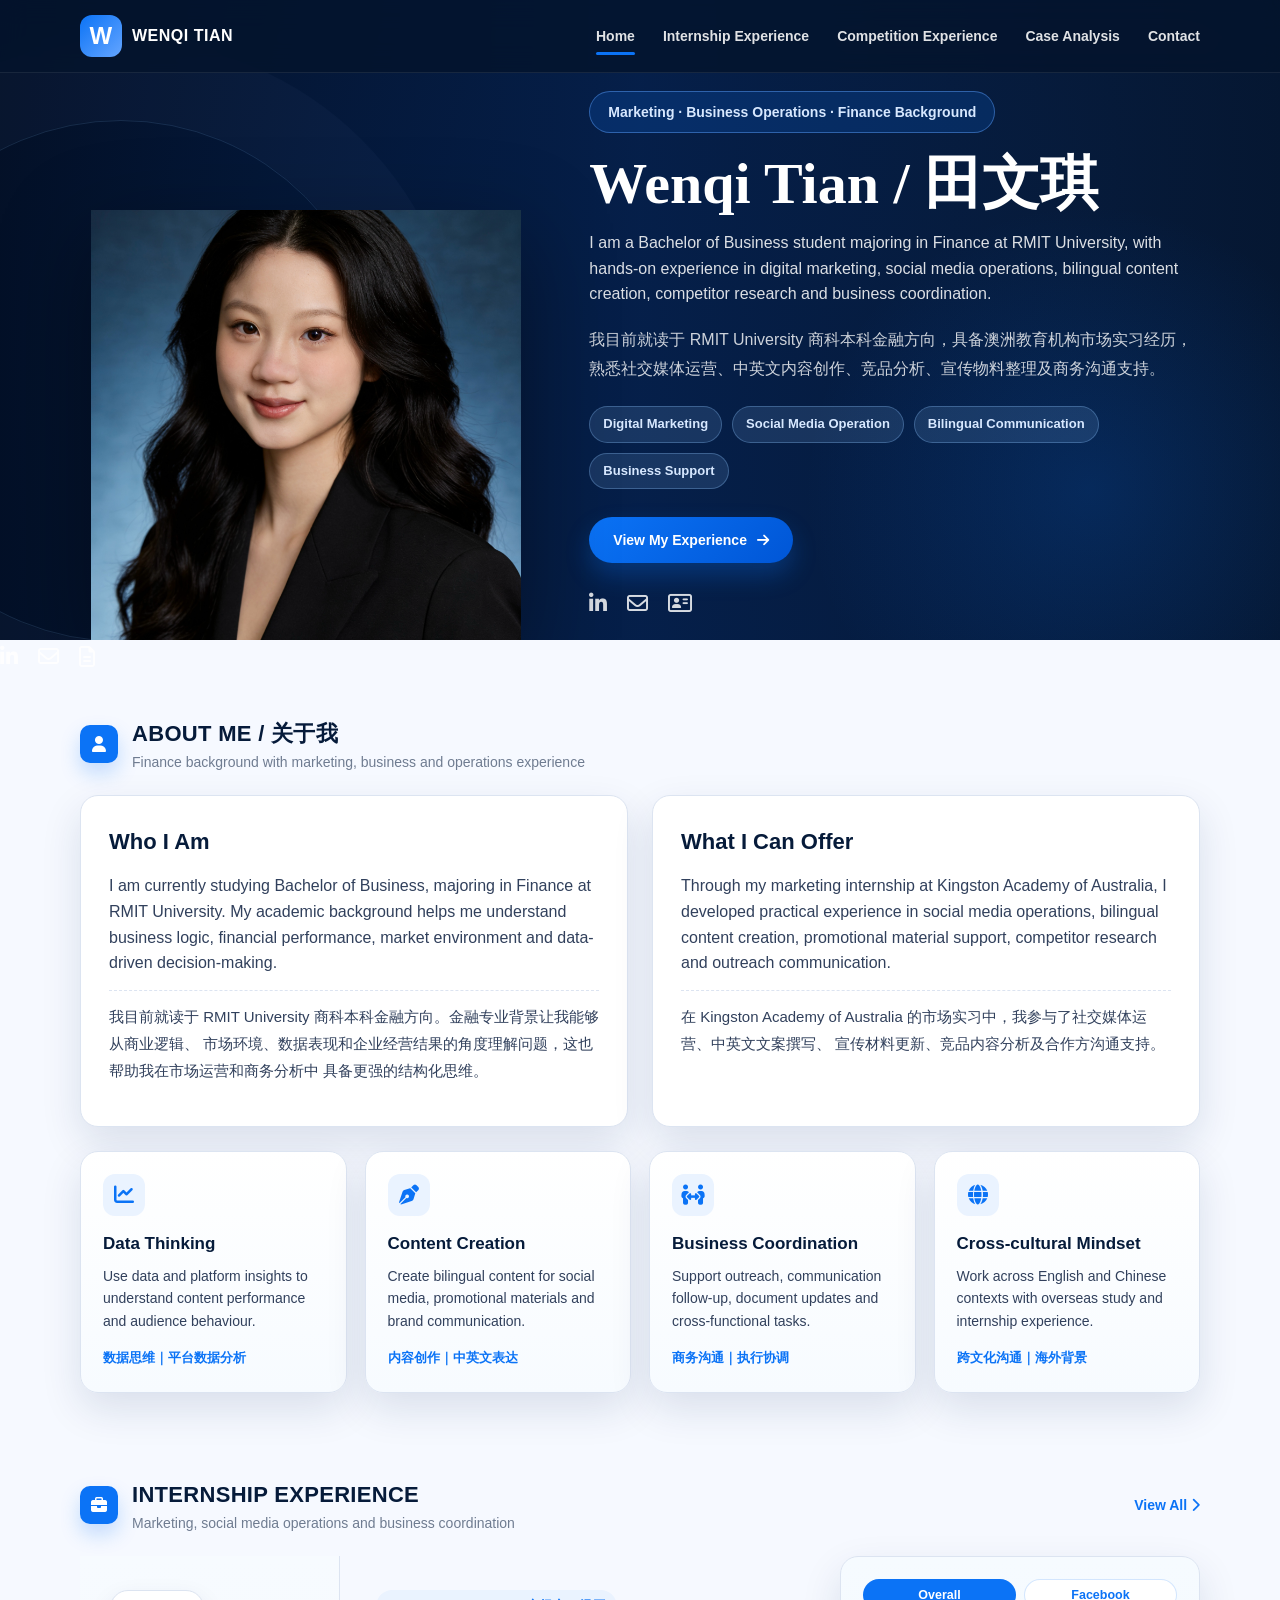
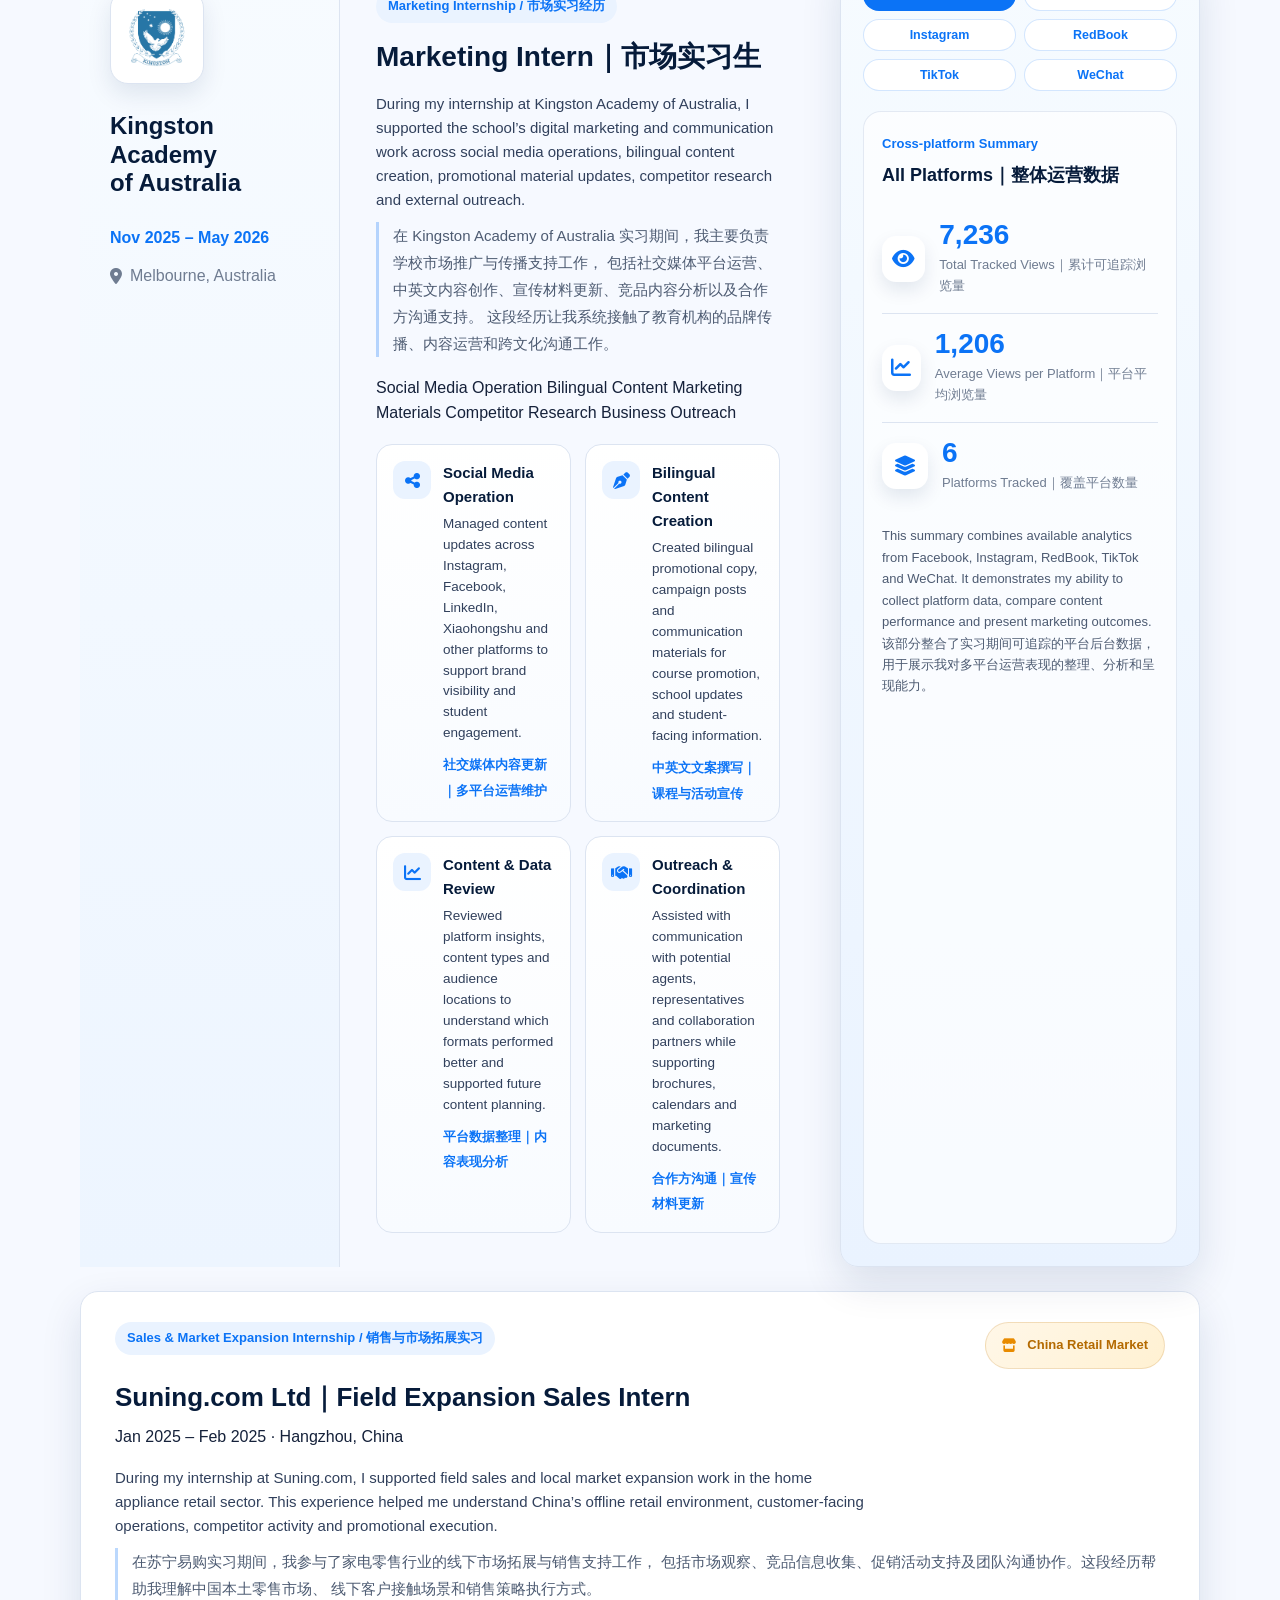
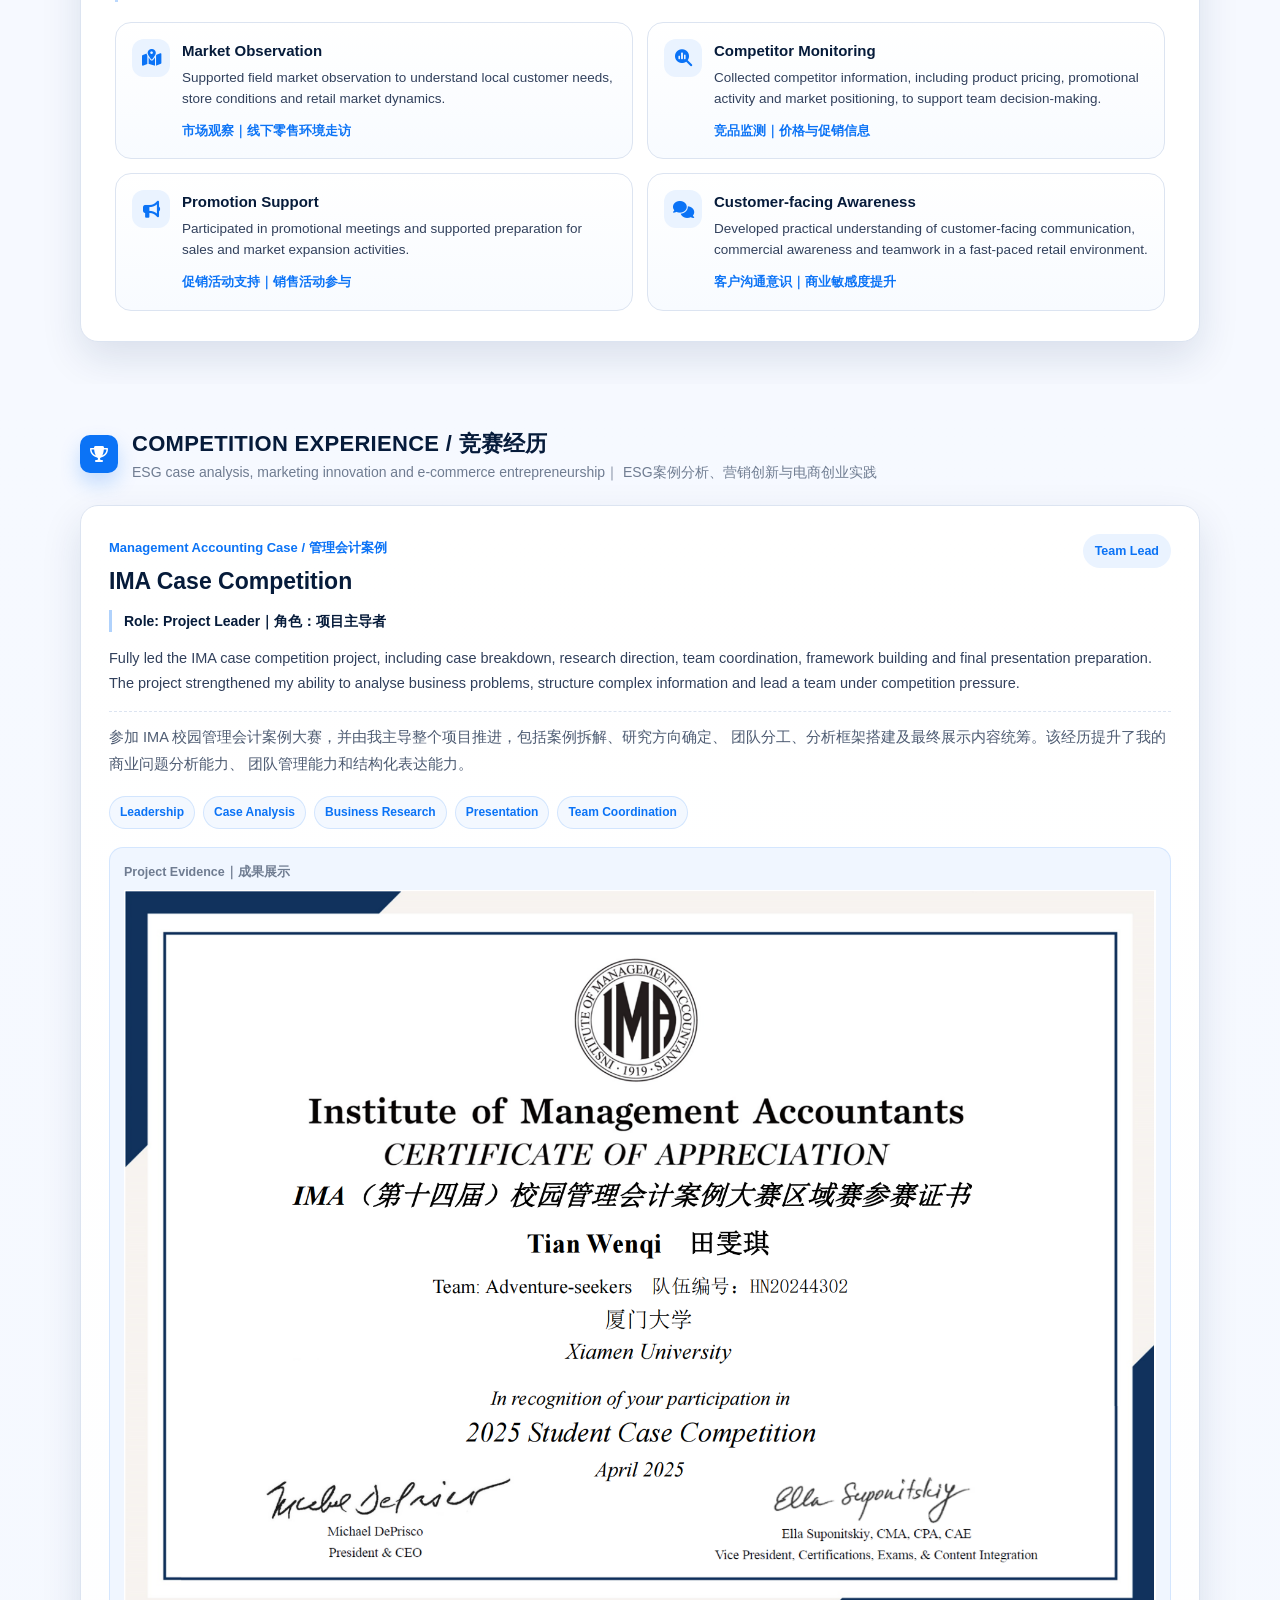
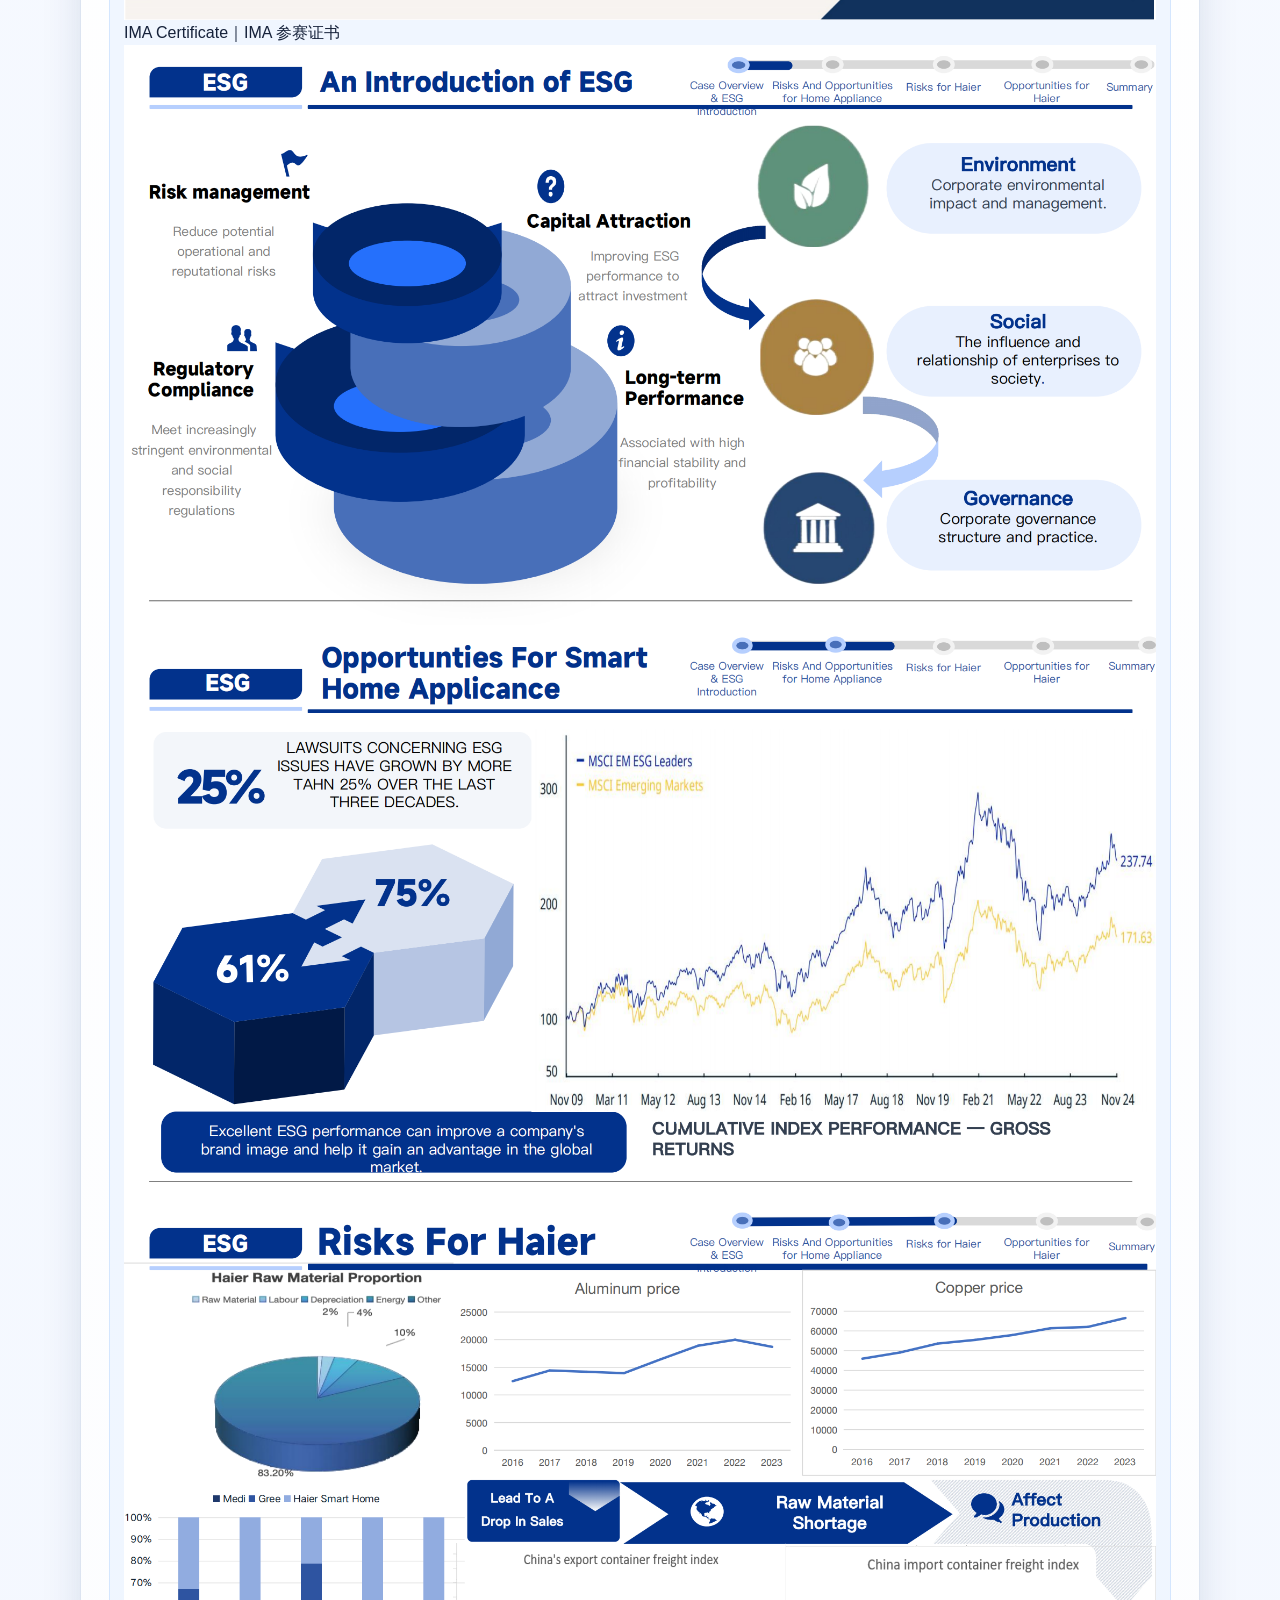
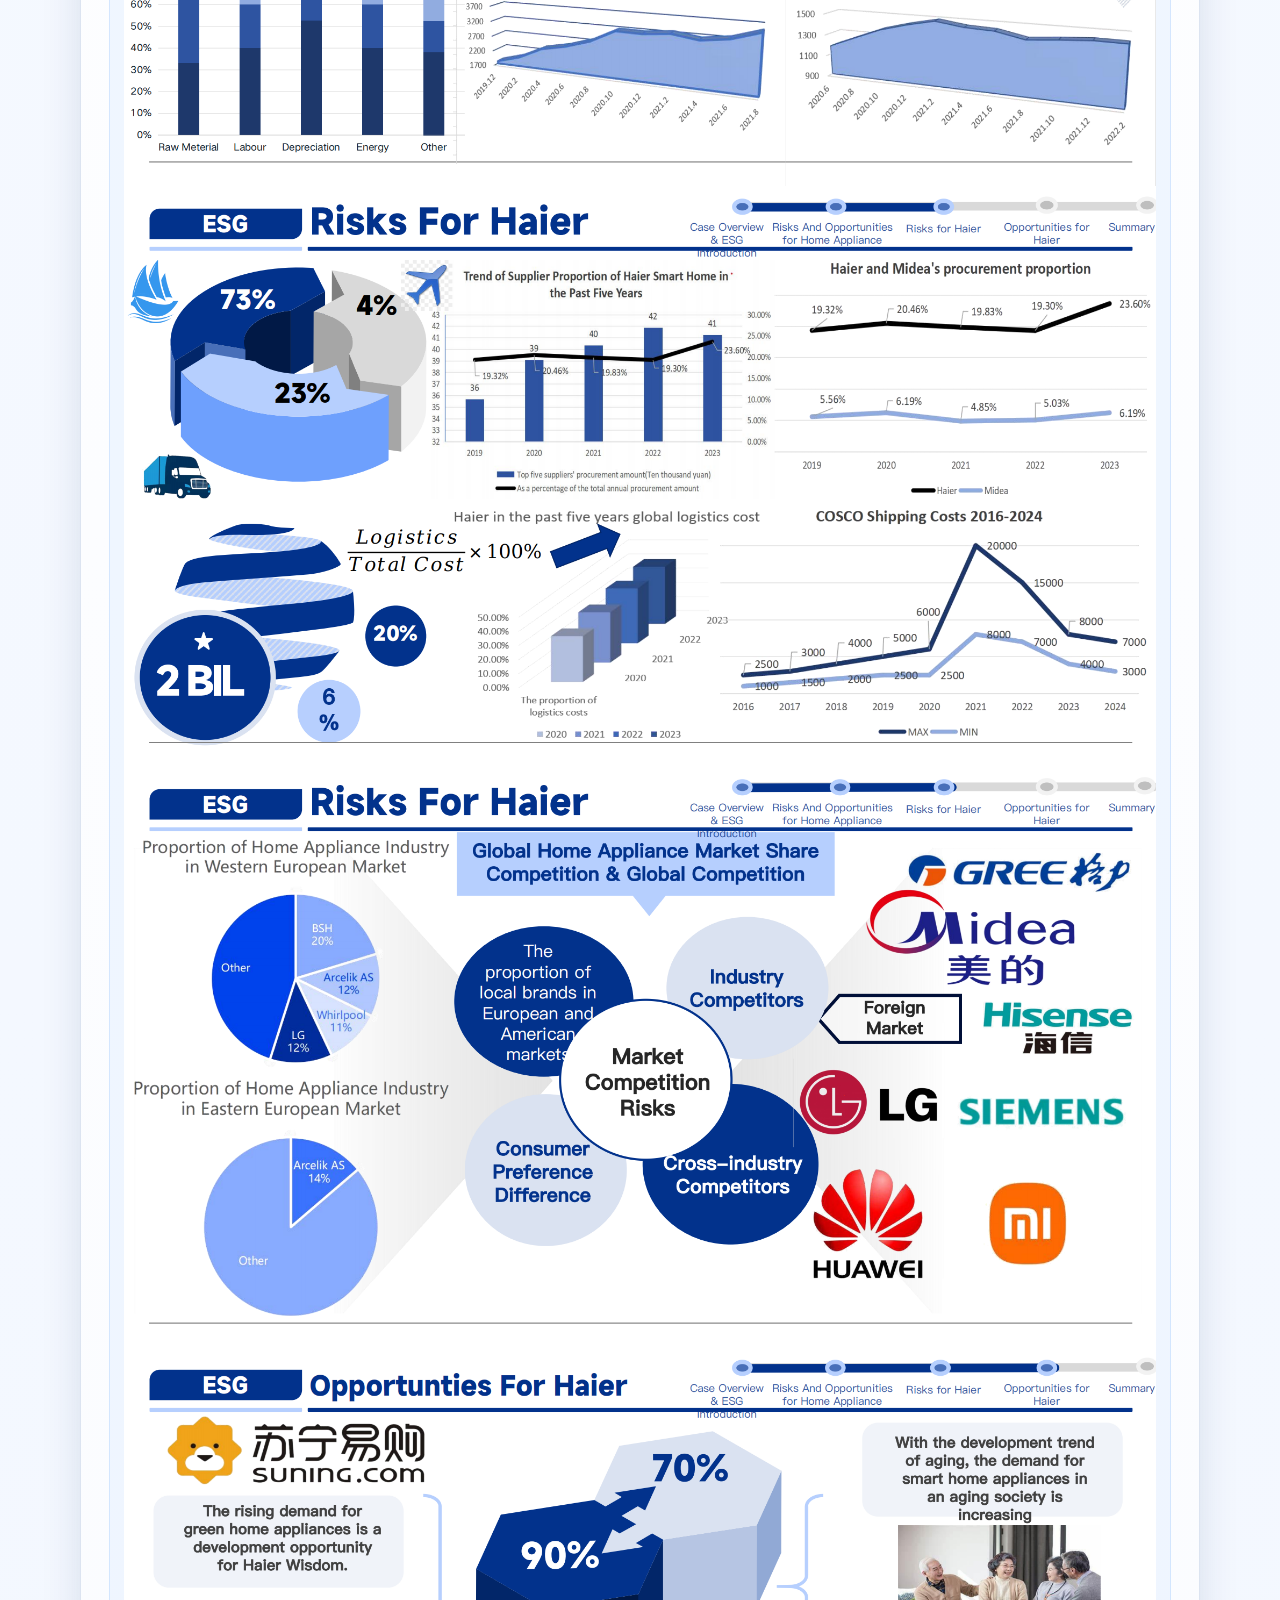
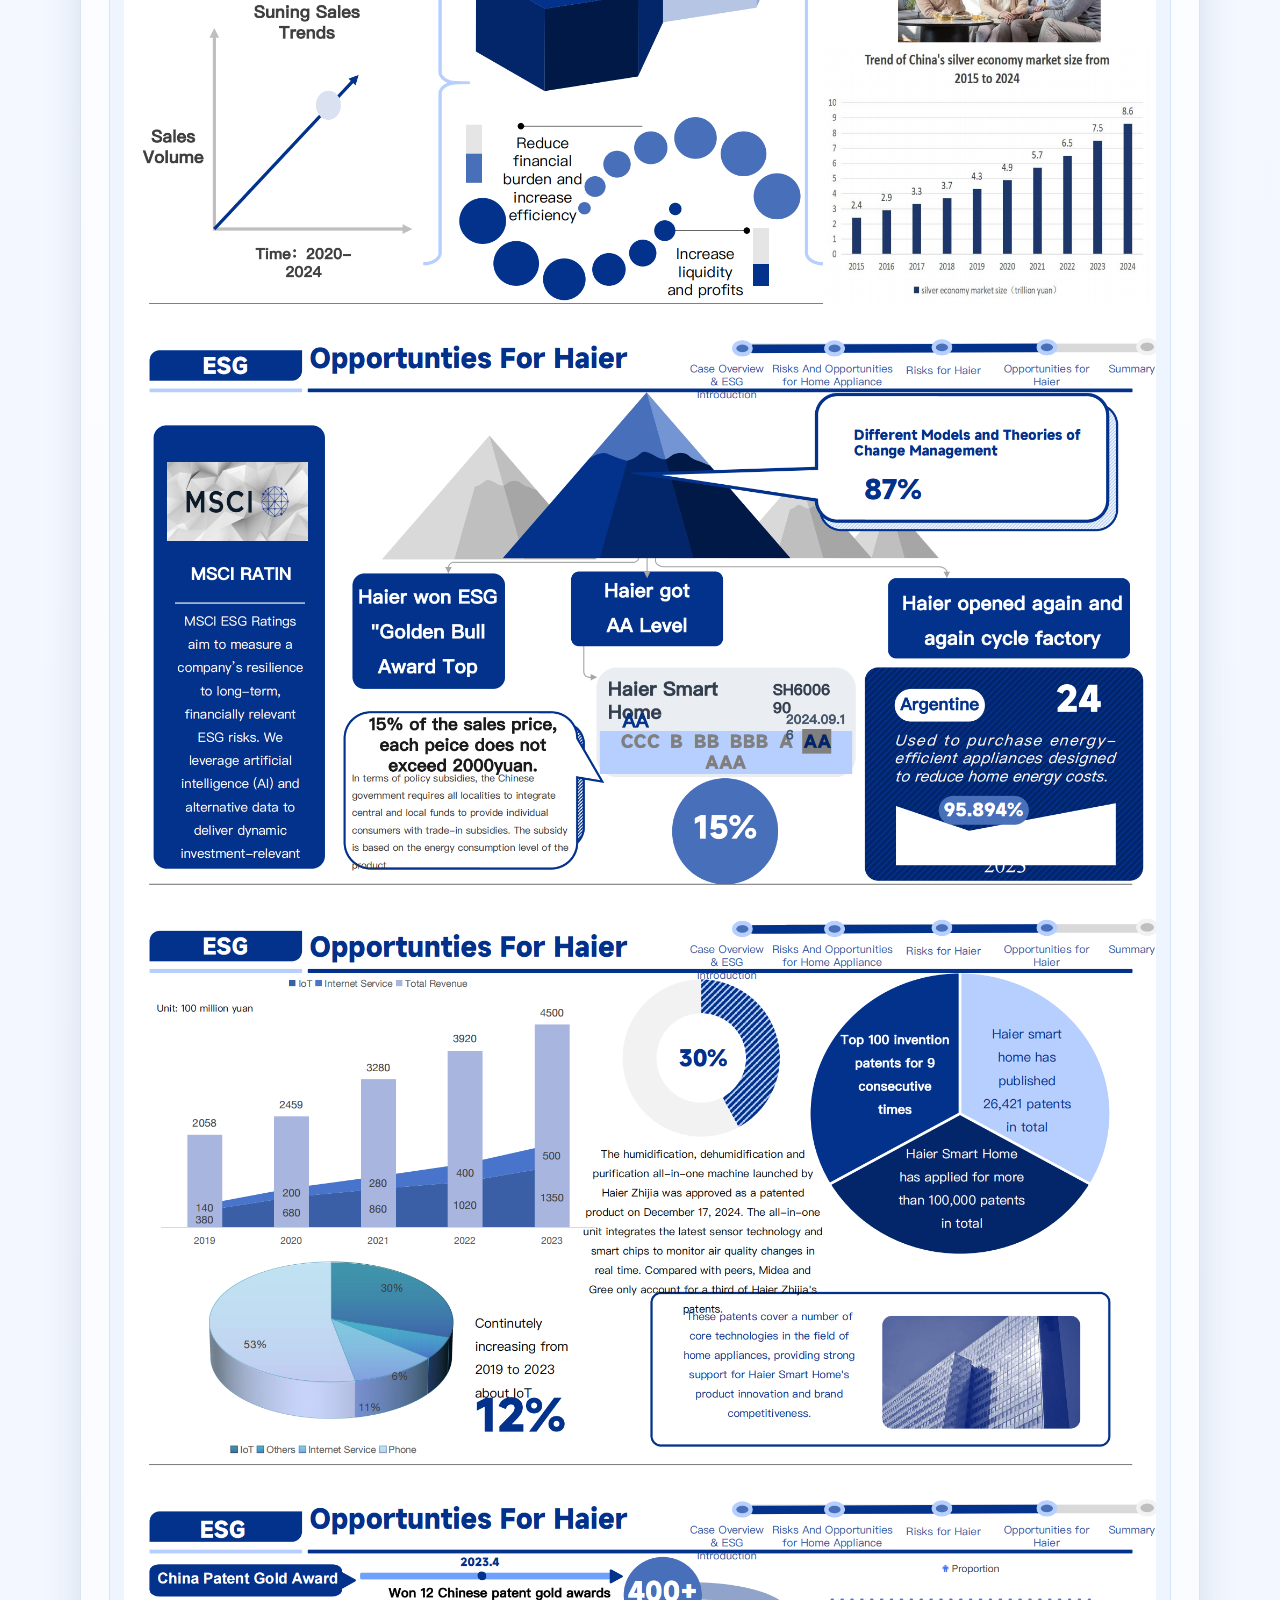
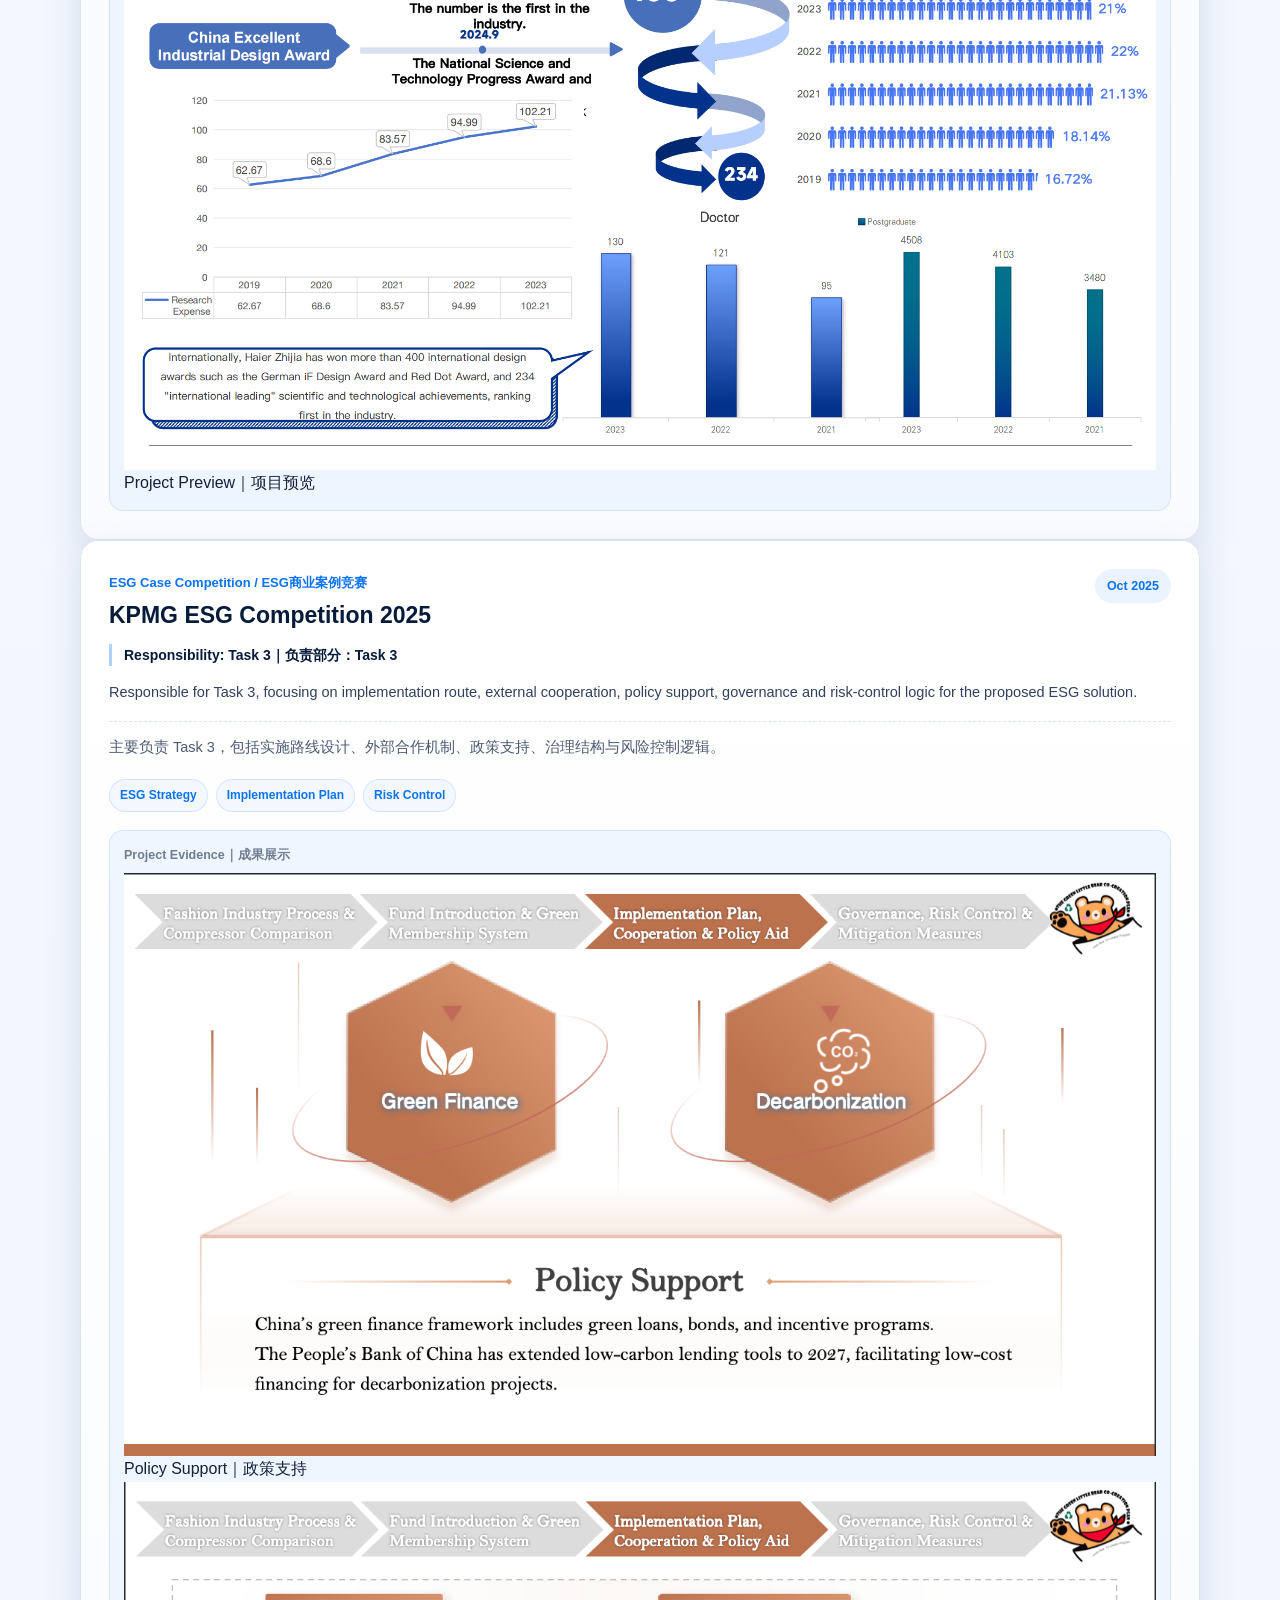
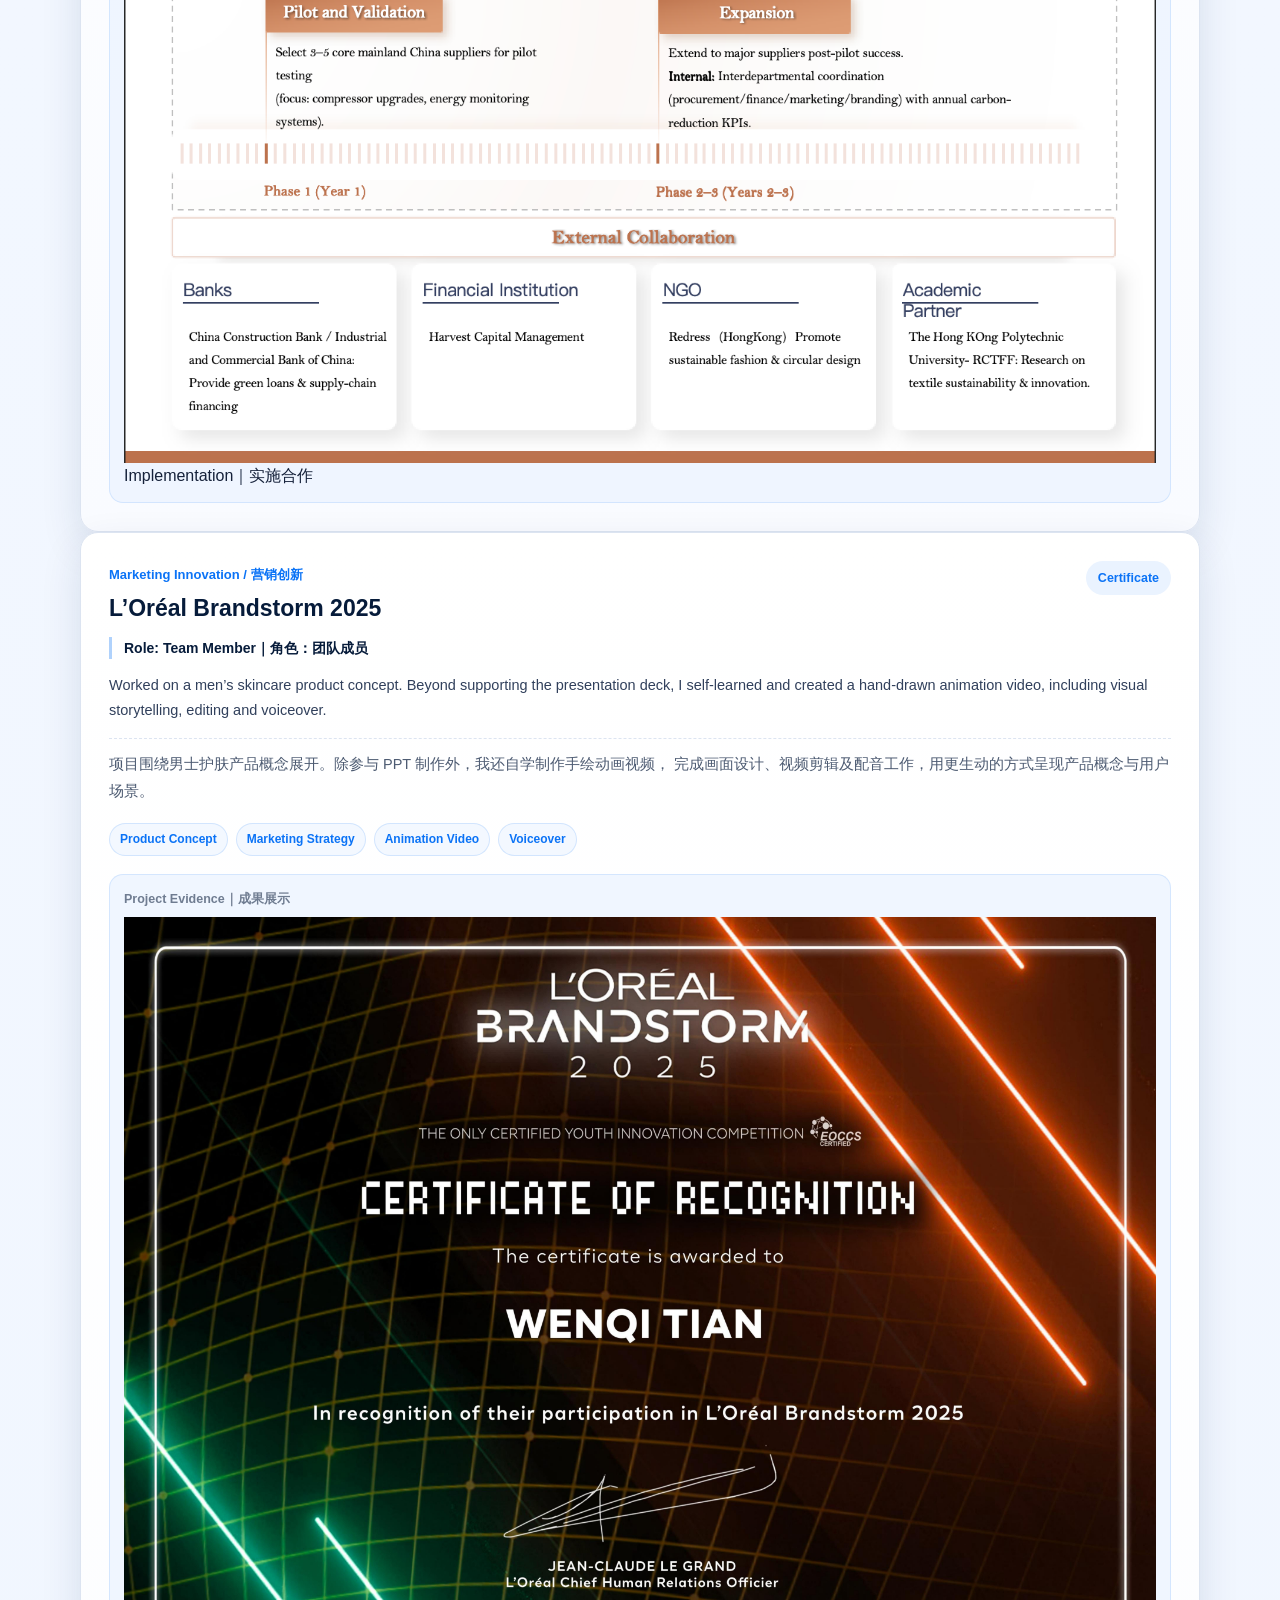
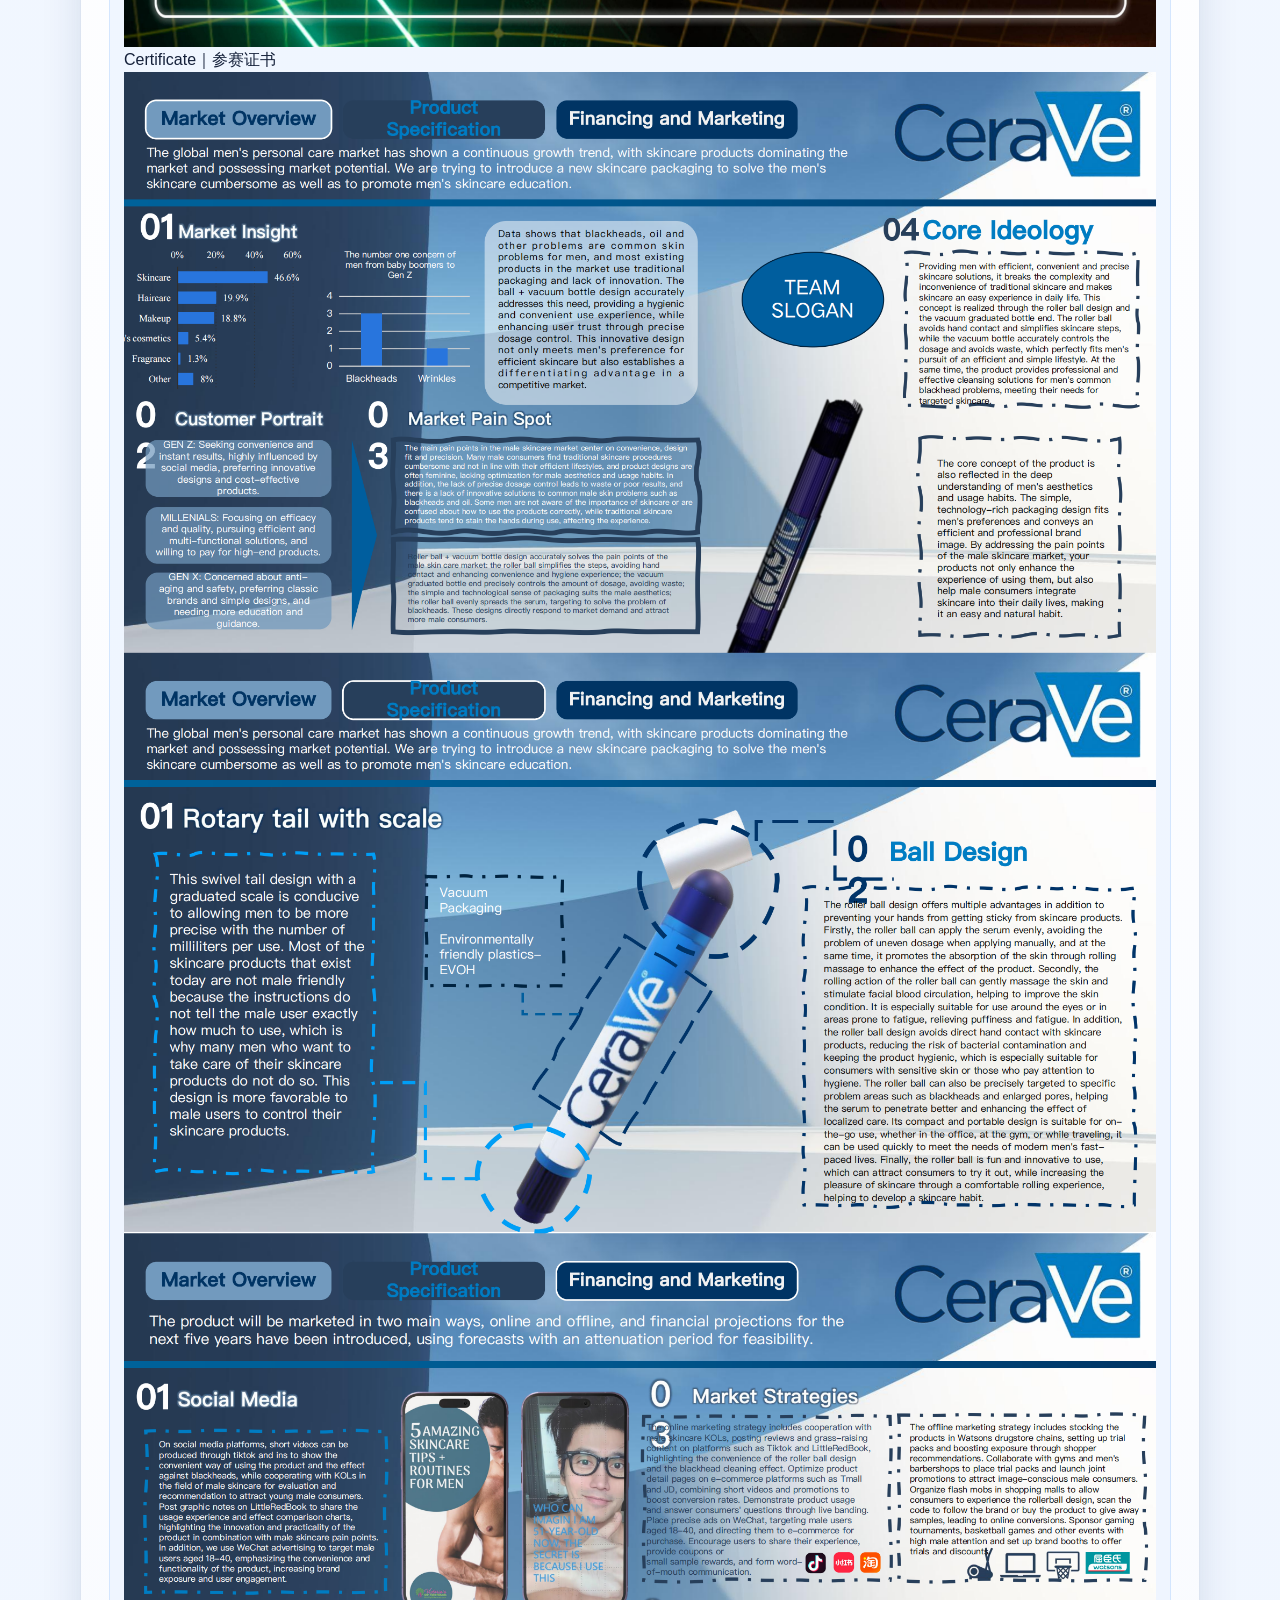
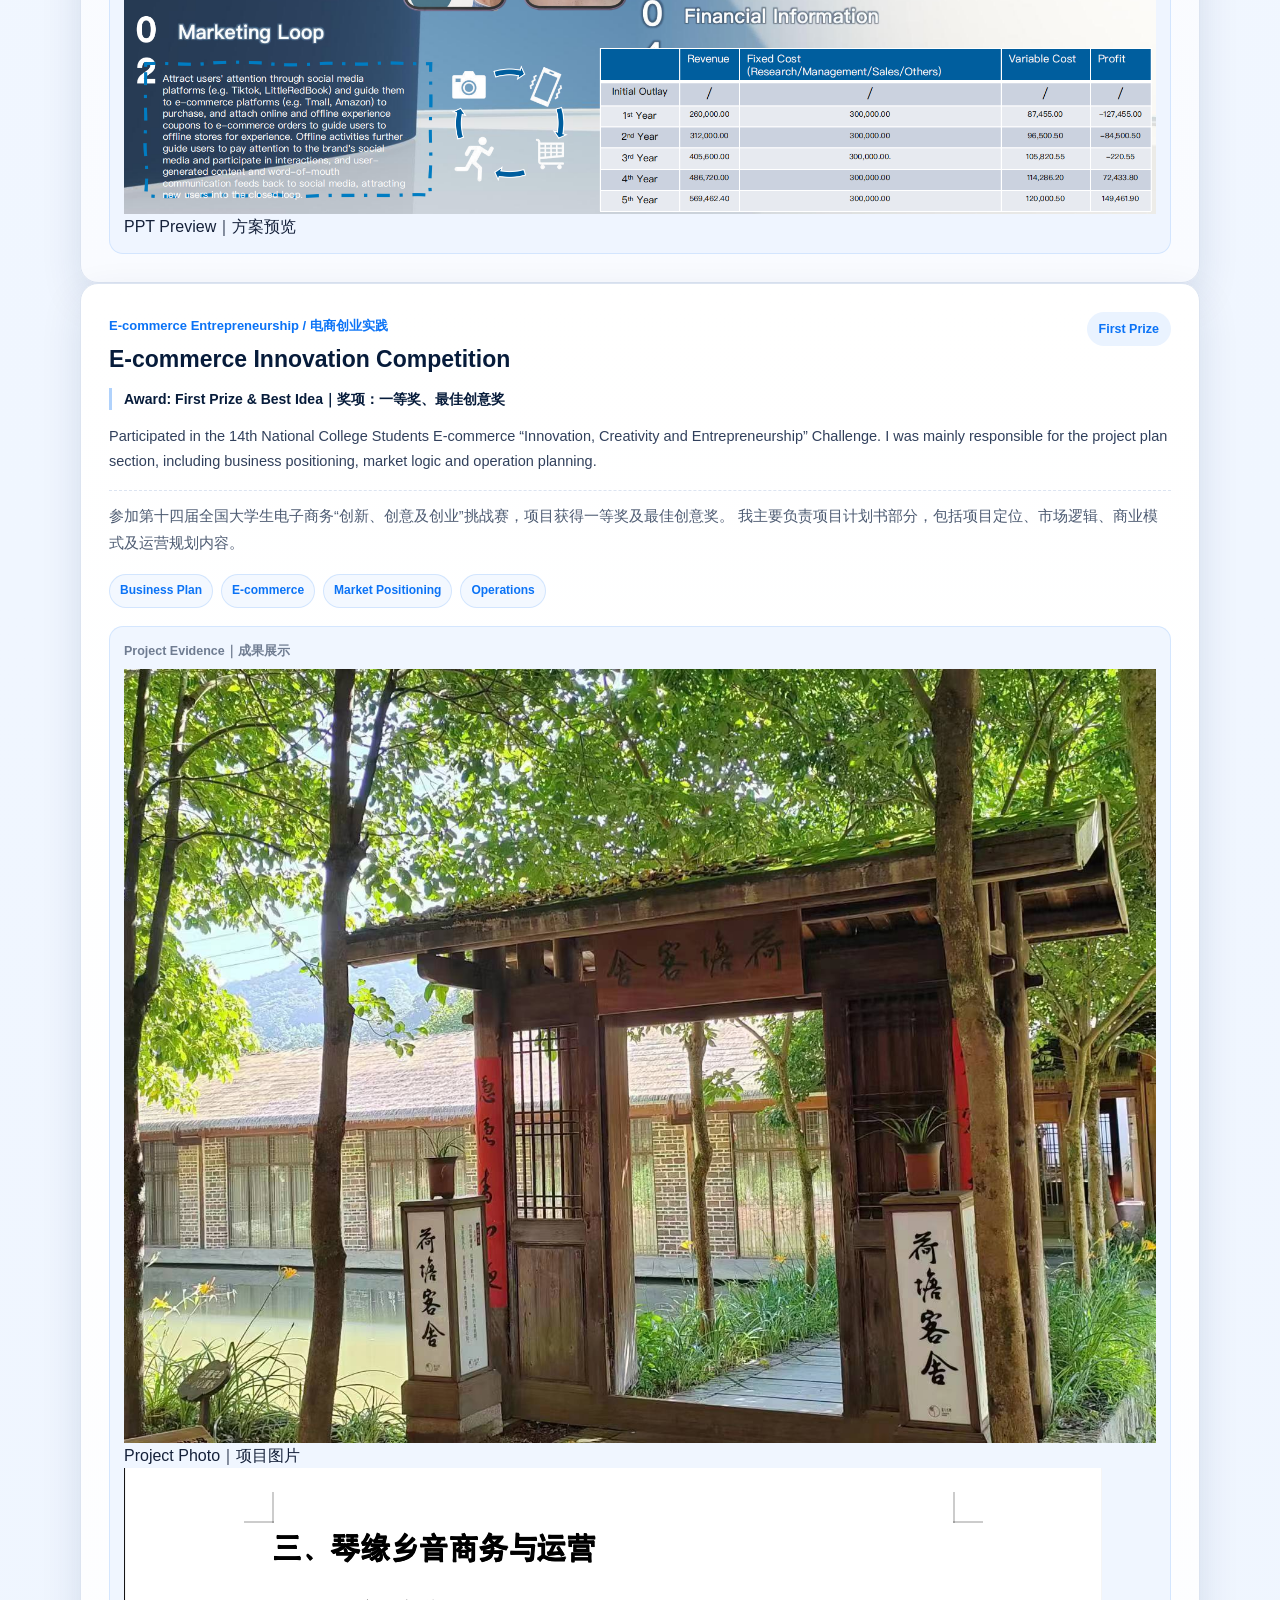
<file: index.html>
<!DOCTYPE html>
<html lang="en">
<head>
  <meta charset="UTF-8" />
  <meta name="viewport" content="width=device-width, initial-scale=1.0" />
  <title>Wenqi Tian Portfolio</title>

  <link rel="stylesheet" href="style.css" />

  <!-- Font Awesome Icons -->
  <link
    rel="stylesheet"
    href="https://cdnjs.cloudflare.com/ajax/libs/font-awesome/6.5.1/css/all.min.css"
  />
</head>

<body>
  <!-- ================= HEADER / NAVIGATION ================= -->
  <header class="site-header">
    <div class="container nav-container">
      <a href="#home" class="logo">
        <span class="logo-mark">W</span>
        <span>WENQI TIAN</span>
      </a>

      <nav class="nav-menu" id="navMenu">
        <a href="#home" class="nav-link active">Home</a>
        <a href="#internship" class="nav-link">Internship Experience</a>
        <a href="#competition" class="nav-link">Competition Experience</a>
        <a href="#case-analysis" class="nav-link">Case Analysis</a>
        <a href="#contact" class="nav-link">Contact</a>
      </nav>

      <button class="menu-toggle" id="menuToggle" aria-label="Open menu">
        <i class="fa-solid fa-bars"></i>
      </button>
    </div>
  </header>

<!-- ================= HERO SECTION ================= -->
<section class="hero" id="home">
  <div class="hero-overlay"></div>

  <div class="container hero-grid">
    <div class="hero-photo-wrap">
      <!-- 这里放你的个人照片：图片文件名需要是 profile.jpg -->
      <img src="profile.jpg" alt="Wenqi Tian Profile Photo" class="hero-photo" />
    </div>

    <div class="hero-content">
      <p class="pill">Marketing · Business Operations · Finance Background</p>

      <h1>Wenqi Tian / 田文琪</h1>
      <p class="hero-text">
        I am a Bachelor of Business student majoring in Finance at RMIT University, with hands-on
        experience in digital marketing, social media operations, bilingual content creation,
        competitor research and business coordination.
      </p>

      <p class="hero-text cn-text">
        我目前就读于 RMIT University 商科本科金融方向，具备澳洲教育机构市场实习经历，
        熟悉社交媒体运营、中英文内容创作、竞品分析、宣传物料整理及商务沟通支持。
      </p>

      <div class="hero-highlights">
        <span>Digital Marketing</span>
        <span>Social Media Operation</span>
        <span>Bilingual Communication</span>
        <span>Business Support</span>
      </div>

      <div class="hero-actions">
        <a href="#internship" class="btn btn-primary">
          View My Experience <i class="fa-solid fa-arrow-right"></i>
        </a>
      </div>

      <div class="hero-icons">
        <a href="https://www.linkedin.com/in/wenqi-tian-7483b3377" target="_blank" aria-label="LinkedIn">
          <i class="fa-brands fa-linkedin-in"></i>
        </a>

        <a href="mailto:s4177990@student.rmit.edu.au" aria-label="Email">
          <i class="fa-regular fa-envelope"></i>
        </a>

        <a href="#contact" aria-label="Contact">
          <i class="fa-regular fa-address-card"></i>
        </a>
      </div>
    </div>
  </div>
</section>
        <div class="hero-icons">
          <!-- 需要替换：你的 LinkedIn 链接 -->
          <a href="www.linkedin.com/in/wenqi-tian-vicky" target="_blank">
            <i class="fa-brands fa-linkedin-in"></i>
          </a>

          <!-- 需要替换：你的常用邮箱 -->
          <a href="mailto:s4177990vicky@gmail.com">
            <i class="fa-regular fa-envelope"></i>
          </a>

          <!-- 需要替换：如果你有在线简历或作品集 PDF，可以改这里 -->
          <a href="#contact">
            <i class="fa-regular fa-file-lines"></i>
          </a>
        </div>
      </div>
    </div>
  </section>
  <main>
<!-- ================= ABOUT SECTION ================= -->
<section class="section about-section" id="about">
  <div class="container">
    <div class="section-heading">
      <span class="section-icon"><i class="fa-solid fa-user"></i></span>
      <div>
        <h2>About Me / 关于我</h2>
        <p>Finance background with marketing, business and operations experience</p>
      </div>
    </div>

    <div class="about-grid">
      <div class="about-card about-main">
        <h3>Who I Am</h3>

        <p>
          I am currently studying Bachelor of Business, majoring in Finance at RMIT University.
          My academic background helps me understand business logic, financial performance,
          market environment and data-driven decision-making.
        </p>

        <p class="cn-text-dark">
          我目前就读于 RMIT University 商科本科金融方向。金融专业背景让我能够从商业逻辑、
          市场环境、数据表现和企业经营结果的角度理解问题，这也帮助我在市场运营和商务分析中
          具备更强的结构化思维。
        </p>
      </div>

      <div class="about-card about-main">
        <h3>What I Can Offer</h3>

        <p>
          Through my marketing internship at Kingston Academy of Australia, I developed practical
          experience in social media operations, bilingual content creation, promotional material
          support, competitor research and outreach communication.
        </p>

        <p class="cn-text-dark">
          在 Kingston Academy of Australia 的市场实习中，我参与了社交媒体运营、中英文文案撰写、
          宣传材料更新、竞品内容分析及合作方沟通支持。
        </p>
      </div>
    </div>

    <div class="strength-grid">
      <article class="strength-card">
        <i class="fa-solid fa-chart-line"></i>
        <h4>Data Thinking</h4>
        <p>Use data and platform insights to understand content performance and audience behaviour.</p>
        <span>数据思维｜平台数据分析</span>
      </article>

      <article class="strength-card">
        <i class="fa-solid fa-pen-nib"></i>
        <h4>Content Creation</h4>
        <p>Create bilingual content for social media, promotional materials and brand communication.</p>
        <span>内容创作｜中英文表达</span>
      </article>

      <article class="strength-card">
        <i class="fa-solid fa-people-arrows"></i>
        <h4>Business Coordination</h4>
        <p>Support outreach, communication follow-up, document updates and cross-functional tasks.</p>
        <span>商务沟通｜执行协调</span>
      </article>

      <article class="strength-card">
        <i class="fa-solid fa-globe"></i>
        <h4>Cross-cultural Mindset</h4>
        <p>Work across English and Chinese contexts with overseas study and internship experience.</p>
        <span>跨文化沟通｜海外背景</span>
      </article>
    </div>
  </div>
</section>
    <!-- ================= INTERNSHIP EXPERIENCE ================= -->
    <section class="section" id="internship">
      <div class="container">
        <div class="section-heading with-link">
          <div class="heading-left">
            <span class="section-icon"><i class="fa-solid fa-briefcase"></i></span>
            <div>
              <h2>Internship Experience</h2>
              <p>Marketing, social media operations and business coordination</p>
            </div>
          </div>
          <a href="#contact" class="view-link">View All <i class="fa-solid fa-chevron-right"></i></a>
        </div>

<div class="internship-layout">
  <!-- Kingston Main Experience Card -->
  <article class="experience-card featured-card">
    <!-- Left Company Panel -->
    <div class="company-panel">
      <img src="kingston-logo.png" alt="Kingston Academy of Australia Logo" class="company-logo" />

      <h3>Kingston Academy<br />of Australia</h3>

      <p class="company-date">Nov 2025 – May 2026</p>

      <p class="company-location">
        <i class="fa-solid fa-location-dot"></i>
        Melbourne, Australia
      </p>
    </div>

    <!-- Middle Work Description -->
    <div class="experience-content">
      <p class="experience-label">Marketing Internship / 市场实习经历</p>

      <h3>Marketing Intern｜市场实习生</h3>

      <p class="experience-summary">
        During my internship at Kingston Academy of Australia, I supported the school’s digital
        marketing and communication work across social media operations, bilingual content creation,
        promotional material updates, competitor research and external outreach.
      </p>

      <p class="experience-summary-cn">
        在 Kingston Academy of Australia 实习期间，我主要负责学校市场推广与传播支持工作，
        包括社交媒体平台运营、中英文内容创作、宣传材料更新、竞品内容分析以及合作方沟通支持。
        这段经历让我系统接触了教育机构的品牌传播、内容运营和跨文化沟通工作。
      </p>

      <div class="tags">
        <span>Social Media Operation</span>
        <span>Bilingual Content</span>
        <span>Marketing Materials</span>
        <span>Competitor Research</span>
        <span>Business Outreach</span>
      </div>

      <div class="work-focus-grid">
        <div class="work-focus-item">
          <i class="fa-solid fa-share-nodes"></i>
          <div>
            <h4>Social Media Operation</h4>
            <p>
              Managed content updates across Instagram, Facebook, LinkedIn, Xiaohongshu and other
              platforms to support brand visibility and student engagement.
            </p>
            <span>社交媒体内容更新｜多平台运营维护</span>
          </div>
        </div>

        <div class="work-focus-item">
          <i class="fa-solid fa-pen-nib"></i>
          <div>
            <h4>Bilingual Content Creation</h4>
            <p>
              Created bilingual promotional copy, campaign posts and communication materials for
              course promotion, school updates and student-facing information.
            </p>
            <span>中英文文案撰写｜课程与活动宣传</span>
          </div>
        </div>

        <div class="work-focus-item">
          <i class="fa-solid fa-chart-line"></i>
          <div>
            <h4>Content & Data Review</h4>
            <p>
              Reviewed platform insights, content types and audience locations to understand which
              formats performed better and supported future content planning.
            </p>
            <span>平台数据整理｜内容表现分析</span>
          </div>
        </div>

        <div class="work-focus-item">
          <i class="fa-solid fa-handshake"></i>
          <div>
            <h4>Outreach & Coordination</h4>
            <p>
              Assisted with communication with potential agents, representatives and collaboration
              partners while supporting brochures, calendars and marketing documents.
            </p>
            <span>合作方沟通｜宣传材料更新</span>
          </div>
        </div>
      </div>
    </div>
  </article>

<!-- Right Platform Data Panel -->
<aside class="platform-data-panel">
  <div class="platform-tabs">
    <button class="platform-tab active" data-platform="overall">Overall</button>
    <button class="platform-tab" data-platform="facebook">Facebook</button>
    <button class="platform-tab" data-platform="instagram">Instagram</button>
    <button class="platform-tab" data-platform="redbook">RedBook</button>
    <button class="platform-tab" data-platform="tiktok">TikTok</button>
    <button class="platform-tab" data-platform="wechat">WeChat</button>
  </div>

  <div class="platform-data-content">
    <p class="data-label" id="platformLabel">Cross-platform Summary</p>

    <h3 id="platformTitle">All Platforms｜整体运营数据</h3>

    <div class="platform-metric">
      <i class="fa-solid fa-eye"></i>
      <div>
        <strong id="metricOne">7,236</strong>
        <span id="metricOneLabel">Total Tracked Views｜累计可追踪浏览量</span>
      </div>
    </div>

    <div class="platform-metric">
      <i class="fa-solid fa-chart-line"></i>
      <div>
        <strong id="metricTwo">1,206</strong>
        <span id="metricTwoLabel">Average Views per Platform｜平台平均浏览量</span>
      </div>
    </div>

    <div class="platform-metric">
      <i class="fa-solid fa-layer-group"></i>
      <div>
        <strong id="metricThree">6</strong>
        <span id="metricThreeLabel">Platforms Tracked｜覆盖平台数量</span>
      </div>
    </div>

    <p class="platform-note" id="platformNote">
      This summary combines available analytics from Facebook, Instagram, RedBook, TikTok and WeChat.
      It demonstrates my ability to collect platform data, compare content performance and present marketing outcomes.
      该部分整合了实习期间可追踪的平台后台数据，用于展示我对多平台运营表现的整理、分析和呈现能力。
    </p>
  </div>
</aside>
</div>
<!-- Suning Experience Card -->
<article class="experience-card suning-card">
  <div class="suning-header">
    <div>
      <p class="experience-label">Sales & Market Expansion Internship / 销售与市场拓展实习</p>
      <h3>Suning.com Ltd｜Field Expansion Sales Intern</h3>
      <p class="date">Jan 2025 – Feb 2025 · Hangzhou, China</p>
    </div>

    <div class="suning-badge">
      <i class="fa-solid fa-store"></i>
      <span>China Retail Market</span>
    </div>
  </div>

  <p class="experience-summary">
    During my internship at Suning.com, I supported field sales and local market expansion work
    in the home appliance retail sector. This experience helped me understand China’s offline
    retail environment, customer-facing operations, competitor activity and promotional execution.
  </p>

  <p class="experience-summary-cn">
    在苏宁易购实习期间，我参与了家电零售行业的线下市场拓展与销售支持工作，
    包括市场观察、竞品信息收集、促销活动支持及团队沟通协作。这段经历帮助我理解中国本土零售市场、
    线下客户接触场景和销售策略执行方式。
  </p>

  <div class="work-focus-grid suning-focus-grid">
    <div class="work-focus-item">
      <i class="fa-solid fa-map-location-dot"></i>
      <div>
        <h4>Market Observation</h4>
        <p>
          Supported field market observation to understand local customer needs,
          store conditions and retail market dynamics.
        </p>
        <span>市场观察｜线下零售环境走访</span>
      </div>
    </div>

    <div class="work-focus-item">
      <i class="fa-solid fa-magnifying-glass-chart"></i>
      <div>
        <h4>Competitor Monitoring</h4>
        <p>
          Collected competitor information, including product pricing, promotional activity
          and market positioning, to support team decision-making.
        </p>
        <span>竞品监测｜价格与促销信息</span>
      </div>
    </div>

    <div class="work-focus-item">
      <i class="fa-solid fa-bullhorn"></i>
      <div>
        <h4>Promotion Support</h4>
        <p>
          Participated in promotional meetings and supported preparation for sales
          and market expansion activities.
        </p>
        <span>促销活动支持｜销售活动参与</span>
      </div>
    </div>

    <div class="work-focus-item">
      <i class="fa-solid fa-comments"></i>
      <div>
        <h4>Customer-facing Awareness</h4>
        <p>
          Developed practical understanding of customer-facing communication,
          commercial awareness and teamwork in a fast-paced retail environment.
        </p>
        <span>客户沟通意识｜商业敏感度提升</span>
      </div>
    </div>
  </div>
</article>
    </section>

<!-- ================= COMPETITION EXPERIENCE ================= -->
<section class="section alt-section" id="competition">
  <div class="container">
    <div class="section-heading with-link">
      <div class="heading-left">
        <span class="section-icon"><i class="fa-solid fa-trophy"></i></span>
        <div>
          <h2>Competition Experience / 竞赛经历</h2>
          <p>
            ESG case analysis, marketing innovation and e-commerce entrepreneurship｜
            ESG案例分析、营销创新与电商创业实践
          </p>
        </div>
      </div>
    </div>

    <div class="competition-feature-layout">
      <!-- LEFT: Featured IMA Project -->
      <article class="competition-card enhanced-competition-card ima-feature-card">
        <div class="competition-top">
          <div>
            <p class="competition-label">Management Accounting Case / 管理会计案例</p>
            <h3>IMA Case Competition</h3>
          </div>
          <span class="competition-badge">Team Lead</span>
        </div>

        <p class="competition-role">
          Role: Project Leader｜角色：项目主导者
        </p>

        <p>
          Fully led the IMA case competition project, including case breakdown, research direction,
          team coordination, framework building and final presentation preparation. The project
          strengthened my ability to analyse business problems, structure complex information and
          lead a team under competition pressure.
        </p>

        <p class="competition-cn">
          参加 IMA 校园管理会计案例大赛，并由我主导整个项目推进，包括案例拆解、研究方向确定、
          团队分工、分析框架搭建及最终展示内容统筹。该经历提升了我的商业问题分析能力、
          团队管理能力和结构化表达能力。
        </p>

        <div class="competition-skills">
          <span>Leadership</span>
          <span>Case Analysis</span>
          <span>Business Research</span>
          <span>Presentation</span>
          <span>Team Coordination</span>
        </div>

        <div class="competition-proof">
          <p>Project Evidence｜成果展示</p>

          <div class="proof-gallery ima-proof-gallery">
            <div class="proof-static-card">
              <img src="ima-certificate.png" alt="IMA Case Competition Certificate">
              <span>IMA Certificate｜IMA 参赛证书</span>
            </div>

            <div class="proof-static-card">
              <img src="ima-project-preview.png" alt="IMA Project Preview">
              <span>Project Preview｜项目预览</span>
            </div>
          </div>
        </div>
      </article>

      <!-- RIGHT: Other Competition Projects -->
      <div class="competition-side-list">
        <!-- KPMG ESG Competition -->
        <article class="competition-card enhanced-competition-card side-competition-card">
          <div class="competition-top">
            <div>
              <p class="competition-label">ESG Case Competition / ESG商业案例竞赛</p>
              <h3>KPMG ESG Competition 2025</h3>
            </div>
            <span class="competition-badge">Oct 2025</span>
          </div>

          <p class="competition-role">
            Responsibility: Task 3｜负责部分：Task 3
          </p>

          <p>
            Responsible for Task 3, focusing on implementation route, external cooperation,
            policy support, governance and risk-control logic for the proposed ESG solution.
          </p>

          <p class="competition-cn">
            主要负责 Task 3，包括实施路线设计、外部合作机制、政策支持、治理结构与风险控制逻辑。
          </p>

          <div class="competition-skills">
            <span>ESG Strategy</span>
            <span>Implementation Plan</span>
            <span>Risk Control</span>
          </div>

          <div class="competition-proof">
            <p>Project Evidence｜成果展示</p>

            <div class="proof-gallery">
              <div class="proof-static-card">
                <img src="kpmg-task3-policy.png" alt="KPMG Task 3 Policy Support Preview">
                <span>Policy Support｜政策支持</span>
              </div>

              <div class="proof-static-card">
                <img src="kpmg-task3-cooperation.png" alt="KPMG Task 3 Cooperation Preview">
                <span>Implementation｜实施合作</span>
              </div>
            </div>
          </div>
        </article>

        <!-- L'Oréal Brandstorm -->
        <article class="competition-card enhanced-competition-card side-competition-card">
          <div class="competition-top">
            <div>
              <p class="competition-label">Marketing Innovation / 营销创新</p>
              <h3>L’Oréal Brandstorm 2025</h3>
            </div>
            <span class="competition-badge">Certificate</span>
          </div>

          <p class="competition-role">
            Role: Team Member｜角色：团队成员
          </p>

          <p>
            Worked on a men’s skincare product concept. Beyond supporting the presentation deck,
            I self-learned and created a hand-drawn animation video, including visual storytelling,
            editing and voiceover.
          </p>

          <p class="competition-cn">
            项目围绕男士护肤产品概念展开。除参与 PPT 制作外，我还自学制作手绘动画视频，
            完成画面设计、视频剪辑及配音工作，用更生动的方式呈现产品概念与用户场景。
          </p>

          <div class="competition-skills">
            <span>Product Concept</span>
            <span>Marketing Strategy</span>
            <span>Animation Video</span>
            <span>Voiceover</span>
          </div>

         <div class="competition-proof">
  <p>Project Evidence｜成果展示</p>

  <div class="proof-gallery loreal-proof-gallery">
    <div class="proof-static-card">
      <img src="loreal-certificate.png" alt="L'Oréal Brandstorm 2025 Certificate">
      <span>Certificate｜参赛证书</span>
    </div>

    <div class="proof-static-card">
      <img src="loreal-ppt.png" alt="L'Oréal Review">
      <span>PPT Preview｜方案预览</span>
    </div>
  </div>
</div>
        </article>

        <!-- E-commerce Innovation Competition -->
        <article class="competition-card enhanced-competition-card side-competition-card">
          <div class="competition-top">
            <div>
              <p class="competition-label">E-commerce Entrepreneurship / 电商创业实践</p>
              <h3>E-commerce Innovation Competition</h3>
            </div>
            <span class="competition-badge">First Prize</span>
          </div>

          <p class="competition-role">
            Award: First Prize & Best Idea｜奖项：一等奖、最佳创意奖
          </p>

          <p>
            Participated in the 14th National College Students E-commerce “Innovation, Creativity
            and Entrepreneurship” Challenge. I was mainly responsible for the project plan section,
            including business positioning, market logic and operation planning.
          </p>

          <p class="competition-cn">
            参加第十四届全国大学生电子商务“创新、创意及创业”挑战赛，项目获得一等奖及最佳创意奖。
            我主要负责项目计划书部分，包括项目定位、市场逻辑、商业模式及运营规划内容。
          </p>

          <div class="competition-skills">
            <span>Business Plan</span>
            <span>E-commerce</span>
            <span>Market Positioning</span>
            <span>Operations</span>
          </div>

          <div class="competition-proof">
            <p>Project Evidence｜成果展示</p>

            <div class="proof-gallery ecommerce-proof-gallery">
              <div class="proof-static-card">
                <img src="ecommerce-photo.png" alt="E-commerce Project Photo">
                <span>Project Photo｜项目图片</span>
              </div>

              <div class="proof-static-card">
                <img src="ecommerce-plan-1.png" alt="E-commerce Business Plan Preview 1">
                <span>Business Plan 1｜计划书预览</span>
              </div>

              <div class="proof-static-card">
                <img src="ecommerce-plan-2.png" alt="E-commerce Business Plan Preview 2">
                <span>Business Plan 2｜计划书预览</span>
              </div>
            </div>
          </div>
        </article>

        <!-- Portfolio Display Note -->
        <article class="competition-card portfolio-note-card">
          <div class="competition-top">
            <div>
              <p class="competition-label">Portfolio Display Note / 作品集展示说明</p>
              <h3>Selected Preview Only</h3>
            </div>
            <span class="competition-badge">Safe Display</span>
          </div>

          <p>
            Some projects were completed through team collaboration. This website only presents
            selected personal responsibilities, certificates and non-sensitive previews.
            Full team files are not publicly downloadable.
          </p>

          <p class="competition-cn">
            由于部分项目为团队合作成果，本网站仅展示我的个人负责内容、证书及非敏感局部预览，
            不公开提供完整团队文件下载。
          </p>
        </article>
      </div>
    </div>
  </div>
</section>
<!-- ================= CASE ANALYSIS ================= -->
<article class="case-card minimal-case-card">
  <div class="case-cover case-cover-blue"></div>
  <div class="case-content">
    <span class="case-tag">Finance</span>
    <h3>Guizhou Moutai Income Statement Analysis</h3>
    <h4>贵州茅台利润表分析</h4>
    <a href="moutai.html" class="case-detail-link">
      Coming Soon / 查看详情
    </a>
  </div>
</article>

<article class="case-card minimal-case-card">
  <div class="case-cover case-cover-green"></div>
  <div class="case-content">
    <span class="case-tag">Business</span>
    <h3>JB Hi-Fi Market Environment Analysis</h3>
    <h4>JB Hi-Fi 市场环境分析</h4>
    <a href="jbh.html" class="case-detail-link">
      Coming Soon / 查看详情
    </a>
  </div>
</article>
    
<article class="case-card minimal-case-card">
  <div class="case-cover case-cover-orange"></div>
  <div class="case-content">
    <span class="case-tag">Finance + Marketing</span>
    <h3>Mengniu Dairy Performance & Brand Competitiveness Analysis</h3>
    <h4>蒙牛乳业经营表现与品牌竞争力分析</h4>
    <a href="mengniu.html" class="case-detail-link">
      Coming Soon / 查看详情
    </a>
  </div>
</article>
    
<article class="case-card minimal-case-card">
  <div class="case-cover case-cover-purple"></div>
  <div class="case-content">
    <span class="case-tag">Marketing</span>
    <h3>BYD Australia EV Adoption Communication Strategy</h3>
    <h4>比亚迪澳洲电动车采用传播策略分析</h4>
    <a href="byd.html" class="case-detail-link">
      Coming Soon / 查看详情
    </a>
  </div>
</article>
    </div>
  </div>
</section>

<!-- ================= CASE DETAIL MODAL ================= -->
<div class="case-modal" id="caseModal">
  <div class="case-modal-overlay"></div>

  <div class="case-modal-content">
    <button class="case-modal-close" id="caseModalClose">
      <i class="fa-solid fa-xmark"></i>
    </button>

    <div class="case-modal-body" id="caseModalBody">
      <!-- JS will insert case content here -->
    </div>
  </div>
</div>
    </section>

    <!-- ================= CONTACT ================= -->
    <section class="contact-section" id="contact">
      <div class="container contact-card">
        <div>
          <h2>I bridge data and creativity to solve problems, create value and drive growth.</h2>
          <p>以数据与创意连接商业与人心，创造有影响力的解决方案。</p>
        </div>

        <div class="contact-actions">
          <a href="mailto:s4177990@student.rmit.edu.au" class="btn btn-primary">
            Let's Connect <i class="fa-regular fa-comment"></i>
          </a>
        </div>
      </div>
    </section>
  </main>

  <footer class="footer">
    <p>© 2026 Wenqi Tian. Personal Portfolio Website.</p>
  </footer>

  <script src="script.js"></script>
</body>
</html>
</file>
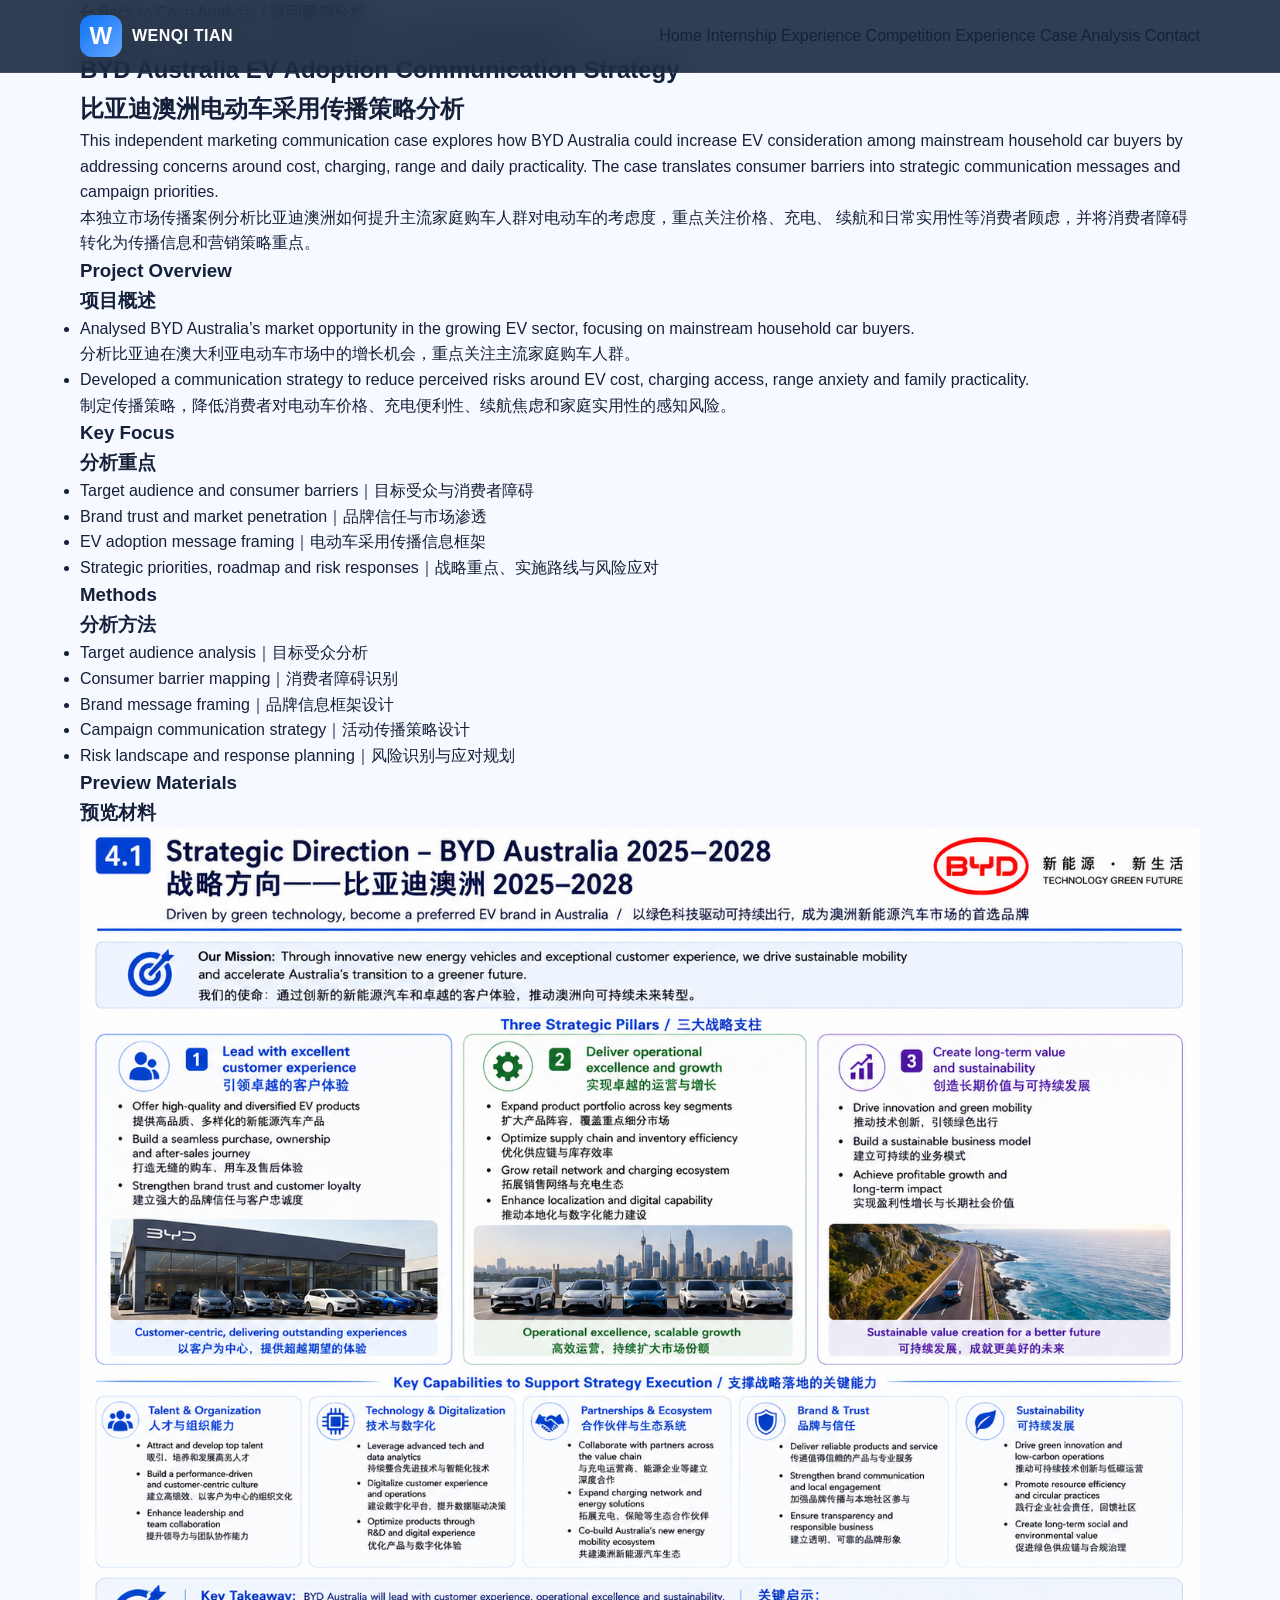
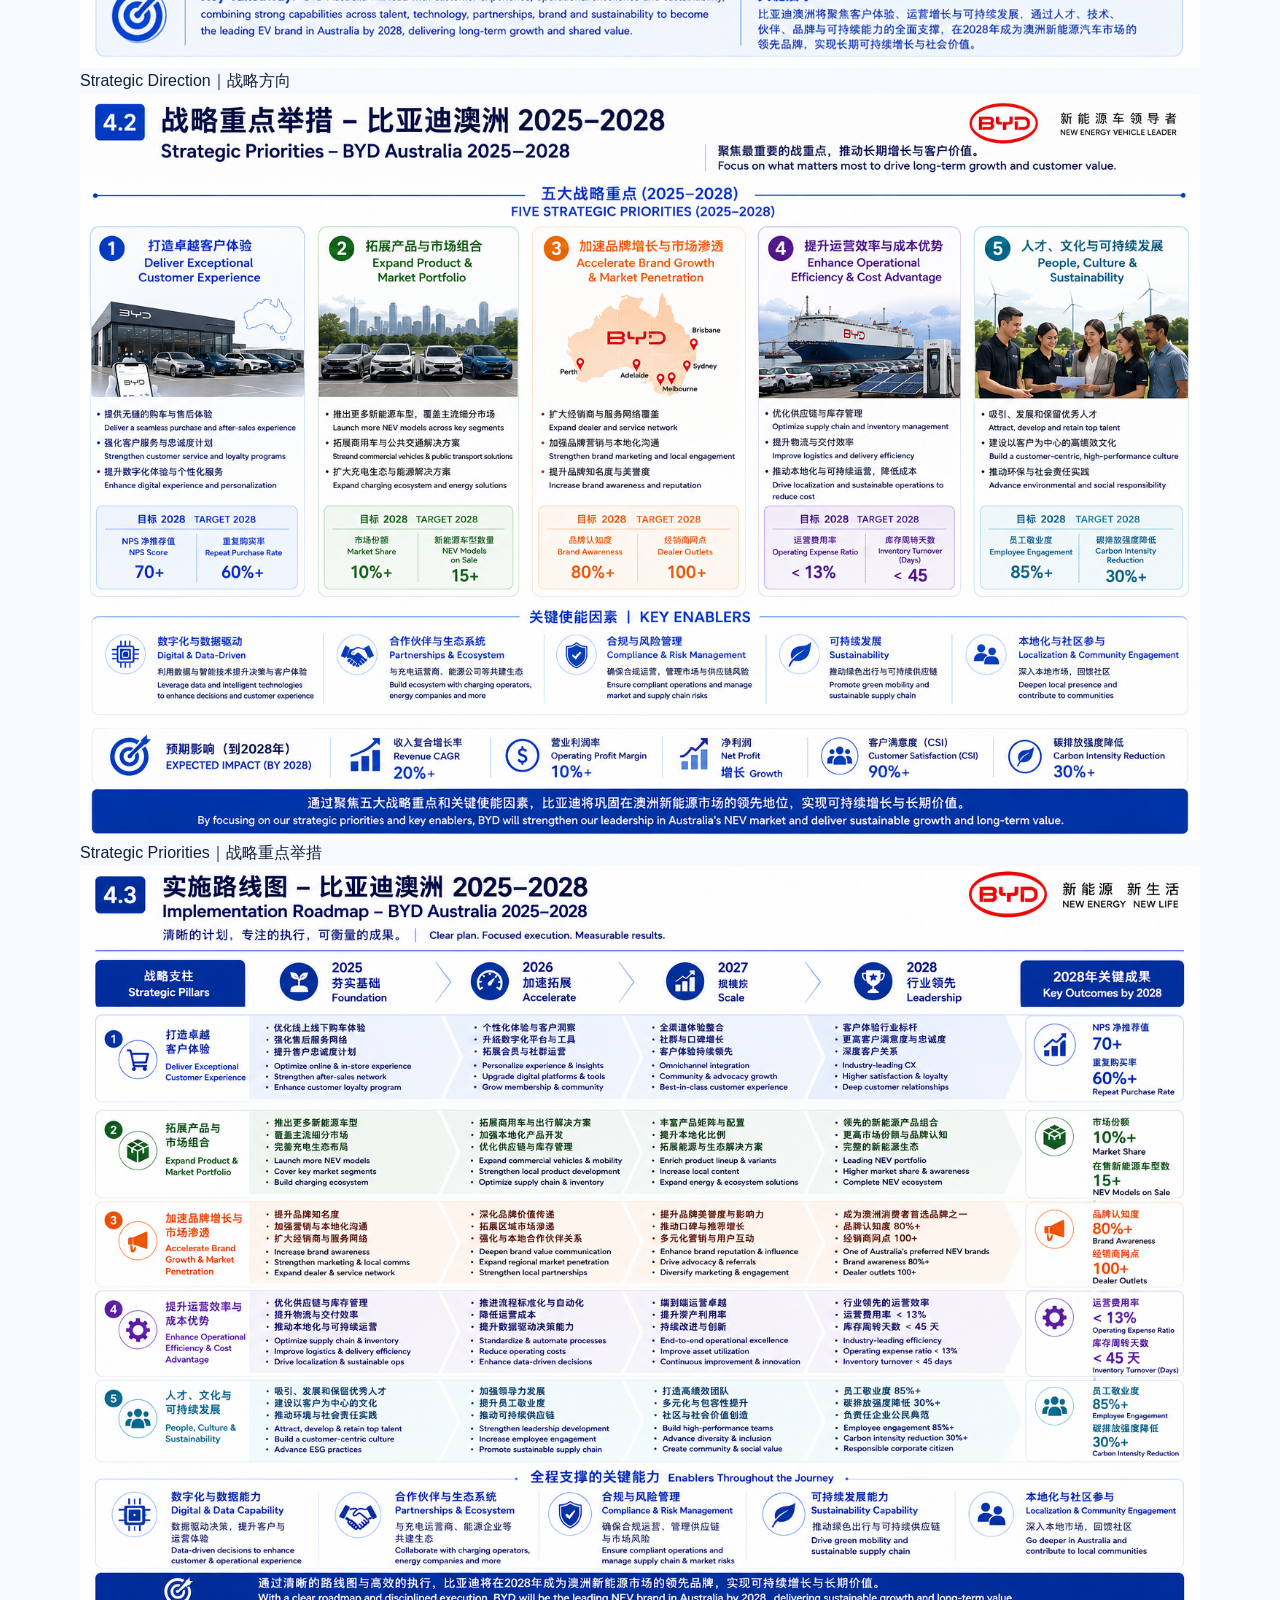
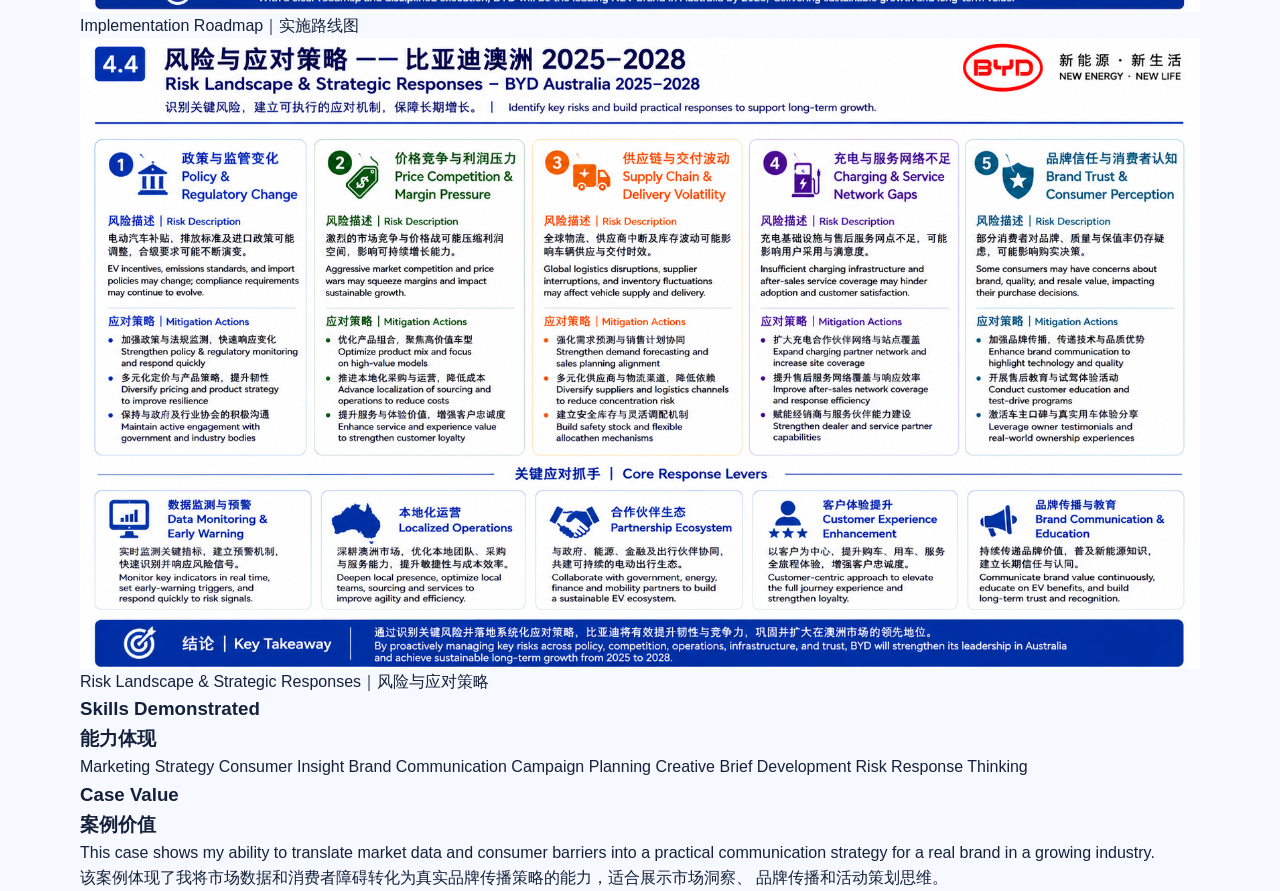
<file: byd.html>
<!DOCTYPE html>
<html lang="en">
<head>
  <meta charset="UTF-8" />
  <meta name="viewport" content="width=device-width, initial-scale=1.0" />

  <title>BYD Australia EV Adoption Communication Strategy | Wenqi Tian</title>

  <link rel="stylesheet" href="style.css" />

  <link
    rel="stylesheet"
    href="https://cdnjs.cloudflare.com/ajax/libs/font-awesome/6.5.1/css/all.min.css"
  />
</head>

<body>
  <!-- ================= HEADER ================= -->
  <header class="site-header">
    <div class="container nav-container">
      <a href="index.html" class="logo">
        <span class="logo-mark">W</span>
        <span>WENQI TIAN</span>
      </a>

      <nav class="nav-links">
        <a href="index.html#home">Home</a>
        <a href="index.html#internship">Internship Experience</a>
        <a href="index.html#competition">Competition Experience</a>
        <a href="index.html#case-analysis" class="active">Case Analysis</a>
        <a href="index.html#contact">Contact</a>
      </nav>
    </div>
  </header>

  <!-- ================= CASE DETAIL PAGE ================= -->
  <main class="case-page byd-case-page">
    <section class="case-page-hero">
      <div class="container">
        <a href="index.html#case-analysis" class="back-link">
          <i class="fa-solid fa-arrow-left"></i>
          Back to Case Analysis / 返回案例分析
        </a>

        <div class="case-page-header">
          <span class="case-detail-label">Independent Marketing Communication Case / 独立市场传播案例分析</span>

          <h1>BYD Australia EV Adoption Communication Strategy</h1>
          <h2>比亚迪澳洲电动车采用传播策略分析</h2>

          <p>
            This independent marketing communication case explores how BYD Australia could increase EV consideration
            among mainstream household car buyers by addressing concerns around cost, charging, range and daily practicality.
            The case translates consumer barriers into strategic communication messages and campaign priorities.
          </p>

          <p>
            本独立市场传播案例分析比亚迪澳洲如何提升主流家庭购车人群对电动车的考虑度，重点关注价格、充电、
            续航和日常实用性等消费者顾虑，并将消费者障碍转化为传播信息和营销策略重点。
          </p>
        </div>
      </div>
    </section>

    <section class="case-page-content">
      <div class="container case-page-grid">
        <!-- LEFT CONTENT -->
        <div class="case-page-main">
          <div class="case-detail-section">
            <h3>Project Overview<br>项目概述</h3>

            <ul class="case-detail-list">
              <li>
                Analysed BYD Australia’s market opportunity in the growing EV sector, focusing on mainstream household car buyers.
                <br>
                分析比亚迪在澳大利亚电动车市场中的增长机会，重点关注主流家庭购车人群。
              </li>

              <li>
                Developed a communication strategy to reduce perceived risks around EV cost, charging access, range anxiety and family practicality.
                <br>
                制定传播策略，降低消费者对电动车价格、充电便利性、续航焦虑和家庭实用性的感知风险。
              </li>
            </ul>
          </div>

          <div class="case-detail-section">
            <h3>Key Focus<br>分析重点</h3>

            <ul class="case-detail-list">
              <li>Target audience and consumer barriers｜目标受众与消费者障碍</li>
              <li>Brand trust and market penetration｜品牌信任与市场渗透</li>
              <li>EV adoption message framing｜电动车采用传播信息框架</li>
              <li>Strategic priorities, roadmap and risk responses｜战略重点、实施路线与风险应对</li>
            </ul>
          </div>

          <div class="case-detail-section">
            <h3>Methods<br>分析方法</h3>

            <ul class="case-detail-list">
              <li>Target audience analysis｜目标受众分析</li>
              <li>Consumer barrier mapping｜消费者障碍识别</li>
              <li>Brand message framing｜品牌信息框架设计</li>
              <li>Campaign communication strategy｜活动传播策略设计</li>
              <li>Risk landscape and response planning｜风险识别与应对规划</li>
            </ul>
          </div>

          <div class="case-detail-section">
            <h3>Preview Materials<br>预览材料</h3>

            <div class="case-preview-grid">
              <div class="case-preview-item">
                <img src="4.1.png" alt="BYD Australia Strategic Direction">
                <div class="case-preview-caption">
                  Strategic Direction｜战略方向
                </div>
              </div>

              <div class="case-preview-item">
                <img src="4.2.png" alt="BYD Australia Strategic Priorities">
                <div class="case-preview-caption">
                  Strategic Priorities｜战略重点举措
                </div>
              </div>

              <div class="case-preview-item">
                <img src="4.3.png" alt="BYD Australia Implementation Roadmap">
                <div class="case-preview-caption">
                  Implementation Roadmap｜实施路线图
                </div>
              </div>

              <div class="case-preview-item">
                <img src="4.4.png" alt="BYD Australia Risk Landscape and Strategic Responses">
                <div class="case-preview-caption">
                  Risk Landscape & Strategic Responses｜风险与应对策略
                </div>
              </div>
            </div>
          </div>
        </div>

        <!-- RIGHT / BOTTOM CONTENT -->
        <aside class="case-page-sidebar">
          <div class="case-sidebar-card">
            <h3>Skills Demonstrated<br>能力体现</h3>

            <div class="case-skill-tags">
              <span>Marketing Strategy</span>
              <span>Consumer Insight</span>
              <span>Brand Communication</span>
              <span>Campaign Planning</span>
              <span>Creative Brief Development</span>
              <span>Risk Response Thinking</span>
            </div>
          </div>

          <div class="case-sidebar-card">
            <h3>Case Value<br>案例价值</h3>

            <p>
              This case shows my ability to translate market data and consumer barriers into a practical
              communication strategy for a real brand in a growing industry.
            </p>

            <p>
              该案例体现了我将市场数据和消费者障碍转化为真实品牌传播策略的能力，适合展示市场洞察、
              品牌传播和活动策划思维。
            </p>
          </div>
        </aside>
      </div>
    </section>
  </main>
</body>
</html>
</file>
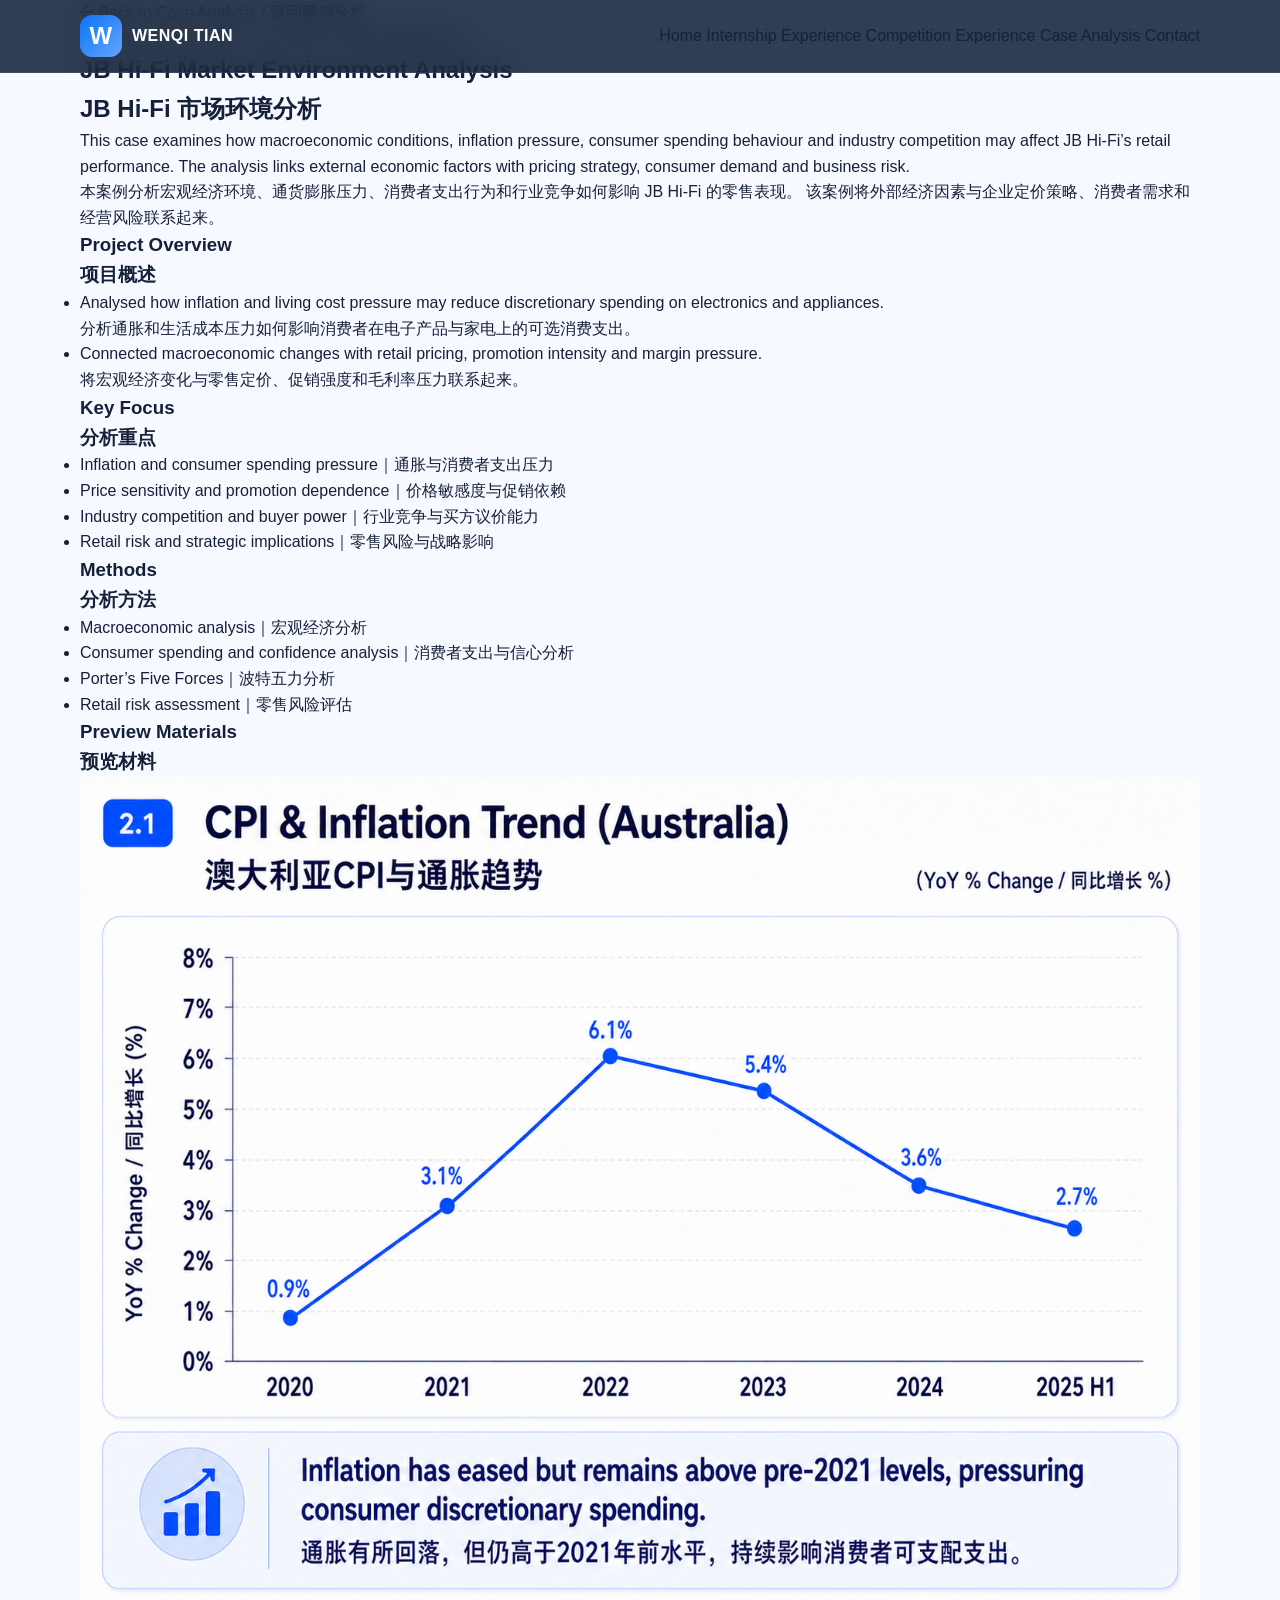
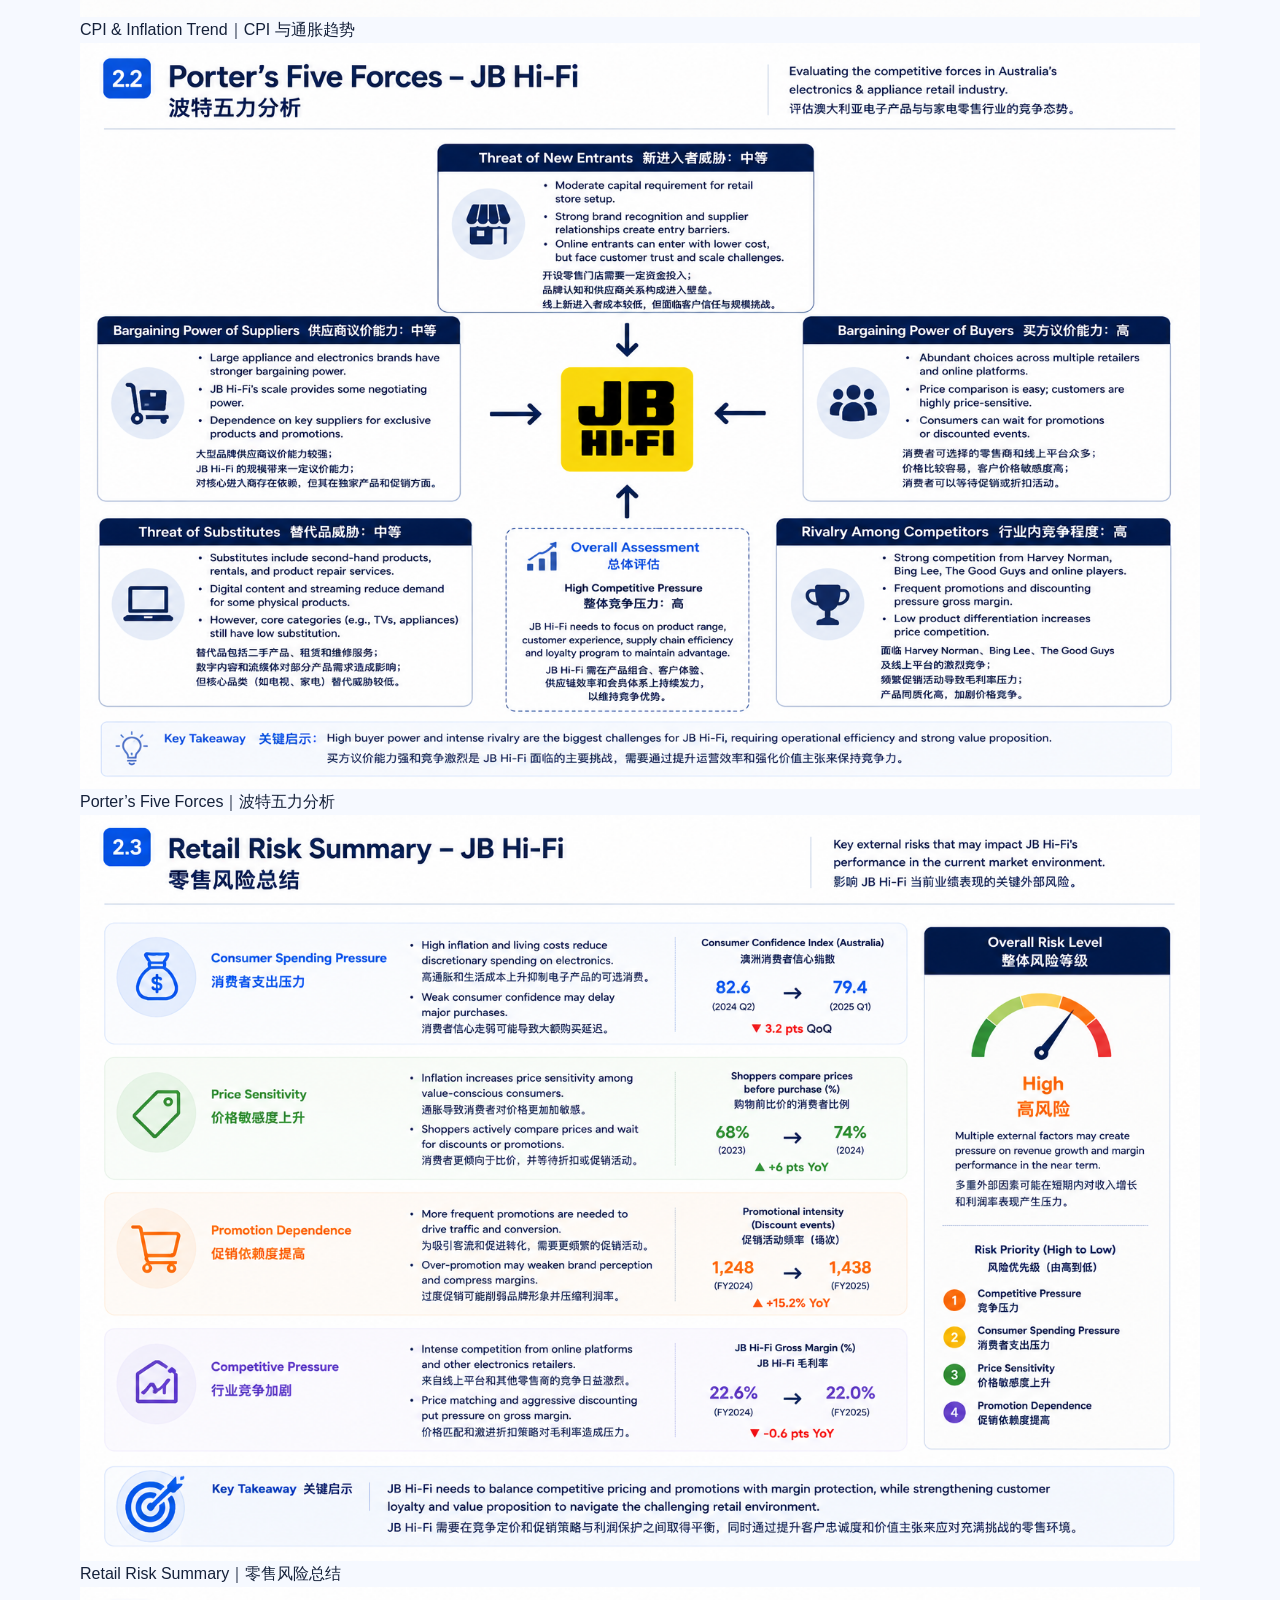
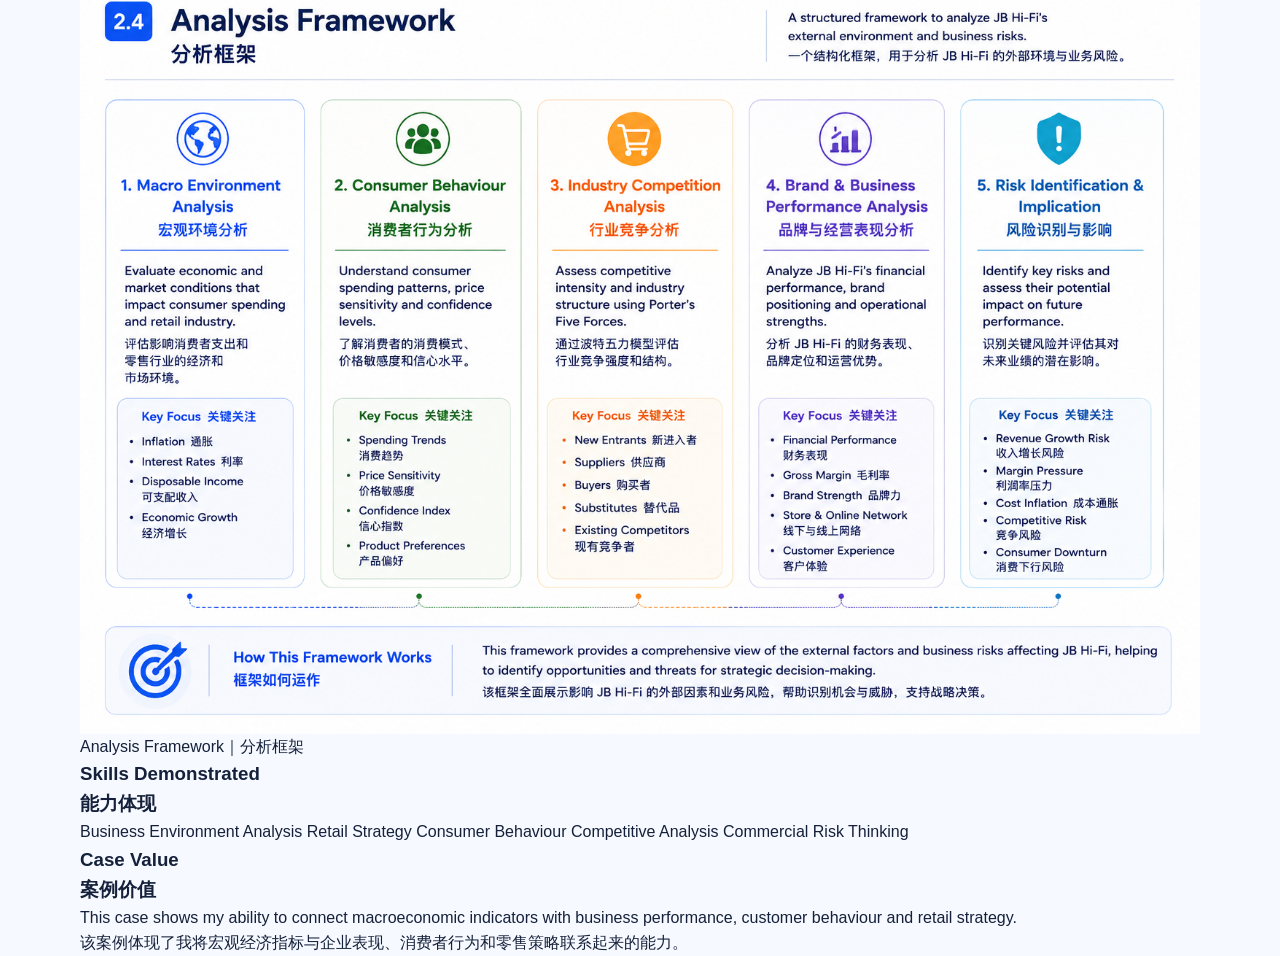
<file: jbh.html>
<!DOCTYPE html>
<html lang="en">
<head>
  <meta charset="UTF-8" />
  <meta name="viewport" content="width=device-width, initial-scale=1.0" />

  <title>JB Hi-Fi Market Environment Analysis | Wenqi Tian</title>

  <link rel="stylesheet" href="style.css" />

  <link
    rel="stylesheet"
    href="https://cdnjs.cloudflare.com/ajax/libs/font-awesome/6.5.1/css/all.min.css"
  />
</head>

<body>
  <!-- ================= HEADER ================= -->
  <header class="site-header">
    <div class="container nav-container">
      <a href="index.html" class="logo">
        <span class="logo-mark">W</span>
        <span>WENQI TIAN</span>
      </a>

      <nav class="nav-links">
        <a href="index.html#home">Home</a>
        <a href="index.html#internship">Internship Experience</a>
        <a href="index.html#competition">Competition Experience</a>
        <a href="index.html#case-analysis" class="active">Case Analysis</a>
        <a href="index.html#contact">Contact</a>
      </nav>
    </div>
  </header>

  <!-- ================= CASE DETAIL PAGE ================= -->
  <main class="case-page jbh-case-page">
    <section class="case-page-hero">
      <div class="container">
        <a href="index.html#case-analysis" class="back-link">
          <i class="fa-solid fa-arrow-left"></i>
          Back to Case Analysis / 返回案例分析
        </a>

        <div class="case-page-header">
          <span class="case-detail-label">Business Environment Case Study / 商业环境案例分析</span>

          <h1>JB Hi-Fi Market Environment Analysis</h1>
          <h2>JB Hi-Fi 市场环境分析</h2>

          <p>
            This case examines how macroeconomic conditions, inflation pressure, consumer spending behaviour
            and industry competition may affect JB Hi-Fi’s retail performance. The analysis links external
            economic factors with pricing strategy, consumer demand and business risk.
          </p>

          <p>
            本案例分析宏观经济环境、通货膨胀压力、消费者支出行为和行业竞争如何影响 JB Hi-Fi 的零售表现。
            该案例将外部经济因素与企业定价策略、消费者需求和经营风险联系起来。
          </p>
        </div>
      </div>
    </section>

    <section class="case-page-content">
      <div class="container case-page-grid">
        <!-- LEFT CONTENT -->
        <div class="case-page-main">
          <div class="case-detail-section">
            <h3>Project Overview<br>项目概述</h3>

            <ul class="case-detail-list">
              <li>
                Analysed how inflation and living cost pressure may reduce discretionary spending on electronics and appliances.
                <br>
                分析通胀和生活成本压力如何影响消费者在电子产品与家电上的可选消费支出。
              </li>

              <li>
                Connected macroeconomic changes with retail pricing, promotion intensity and margin pressure.
                <br>
                将宏观经济变化与零售定价、促销强度和毛利率压力联系起来。
              </li>
            </ul>
          </div>

          <div class="case-detail-section">
            <h3>Key Focus<br>分析重点</h3>

            <ul class="case-detail-list">
              <li>Inflation and consumer spending pressure｜通胀与消费者支出压力</li>
              <li>Price sensitivity and promotion dependence｜价格敏感度与促销依赖</li>
              <li>Industry competition and buyer power｜行业竞争与买方议价能力</li>
              <li>Retail risk and strategic implications｜零售风险与战略影响</li>
            </ul>
          </div>

          <div class="case-detail-section">
            <h3>Methods<br>分析方法</h3>

            <ul class="case-detail-list">
              <li>Macroeconomic analysis｜宏观经济分析</li>
              <li>Consumer spending and confidence analysis｜消费者支出与信心分析</li>
              <li>Porter’s Five Forces｜波特五力分析</li>
              <li>Retail risk assessment｜零售风险评估</li>
            </ul>
          </div>

          <div class="case-detail-section">
            <h3>Preview Materials<br>预览材料</h3>

            <div class="case-preview-grid">
              <div class="case-preview-item">
                <img src="2.1.png" alt="CPI and Inflation Trend">
                <div class="case-preview-caption">
                  CPI & Inflation Trend｜CPI 与通胀趋势
                </div>
              </div>

              <div class="case-preview-item">
                <img src="2.2.png" alt="Porter's Five Forces">
                <div class="case-preview-caption">
                  Porter’s Five Forces｜波特五力分析
                </div>
              </div>

              <div class="case-preview-item">
                <img src="2.3.png" alt="Retail Risk Summary">
                <div class="case-preview-caption">
                  Retail Risk Summary｜零售风险总结
                </div>
              </div>

              <div class="case-preview-item">
                <img src="2.4.png" alt="Analysis Framework">
                <div class="case-preview-caption">
                  Analysis Framework｜分析框架
                </div>
              </div>
            </div>
          </div>
        </div>

        <!-- RIGHT / BOTTOM CONTENT -->
        <aside class="case-page-sidebar">
          <div class="case-sidebar-card">
            <h3>Skills Demonstrated<br>能力体现</h3>

            <div class="case-skill-tags">
              <span>Business Environment Analysis</span>
              <span>Retail Strategy</span>
              <span>Consumer Behaviour</span>
              <span>Competitive Analysis</span>
              <span>Commercial Risk Thinking</span>
            </div>
          </div>

          <div class="case-sidebar-card">
            <h3>Case Value<br>案例价值</h3>

            <p>
              This case shows my ability to connect macroeconomic indicators with business performance,
              customer behaviour and retail strategy.
            </p>

            <p>
              该案例体现了我将宏观经济指标与企业表现、消费者行为和零售策略联系起来的能力。
            </p>
          </div>
        </aside>
      </div>
    </section>
  </main>
</body>
</html>
</file>
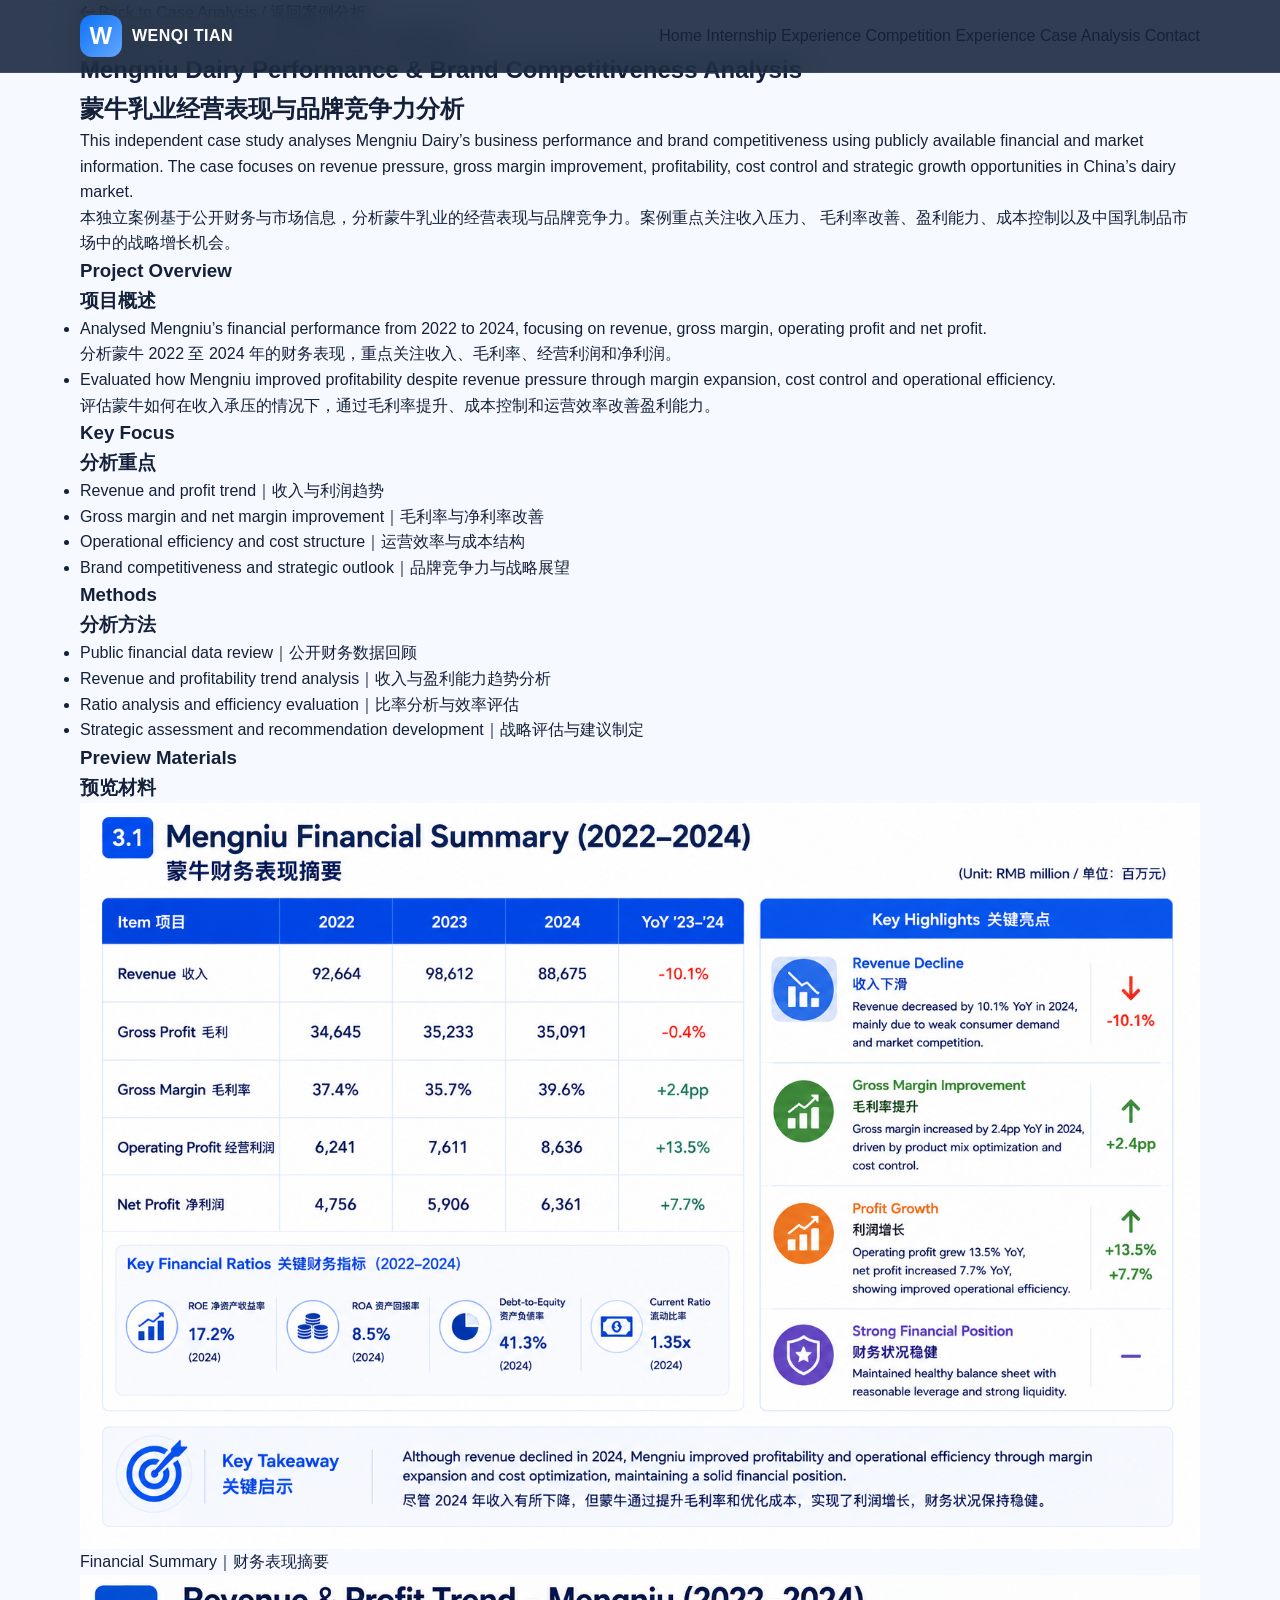
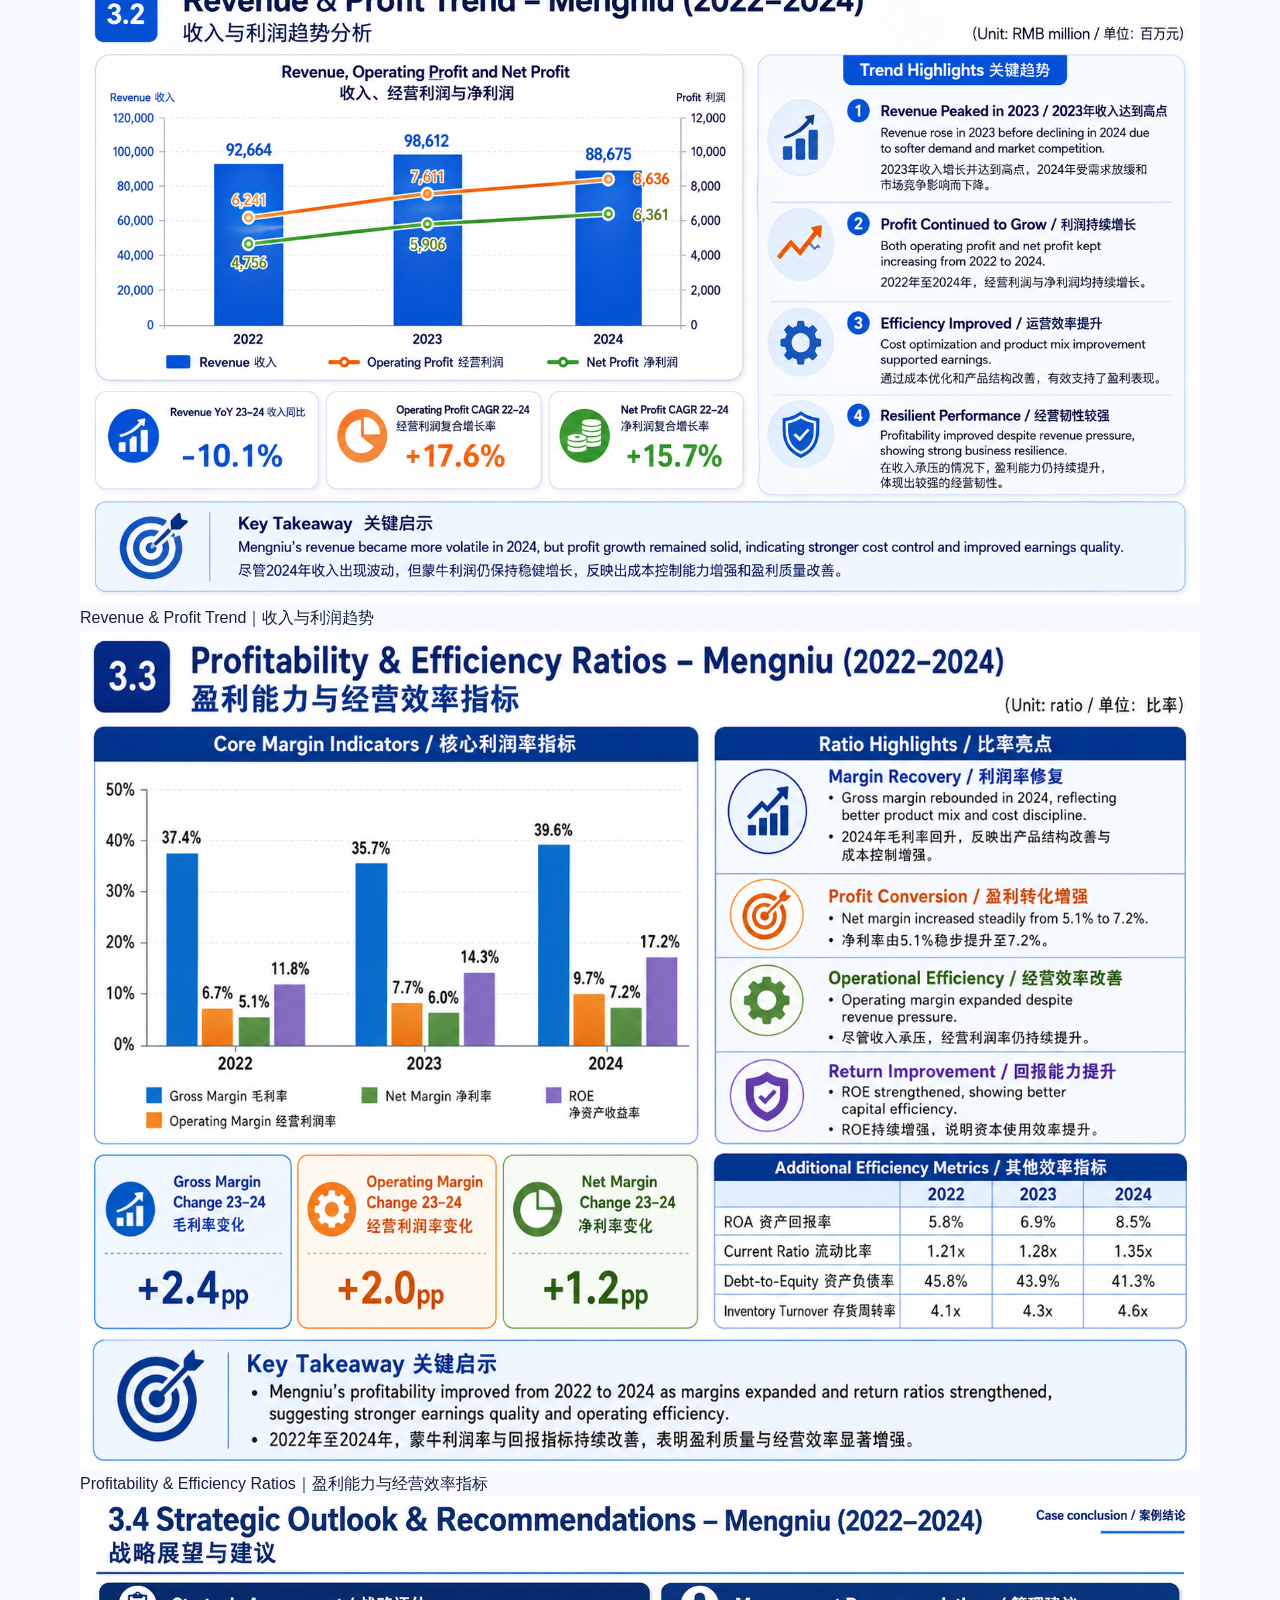
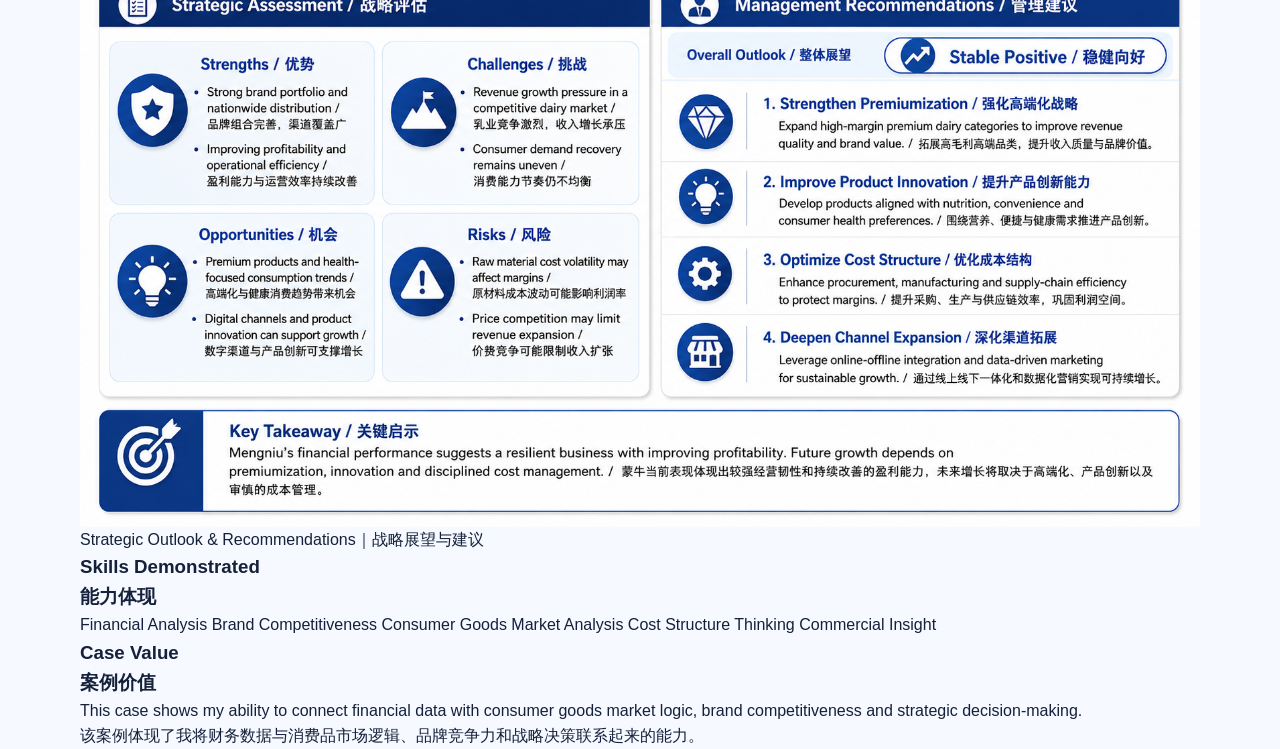
<file: mengniu.html>
<!DOCTYPE html>
<html lang="en">
<head>
  <meta charset="UTF-8" />
  <meta name="viewport" content="width=device-width, initial-scale=1.0" />

  <title>Mengniu Dairy Performance & Brand Competitiveness Analysis | Wenqi Tian</title>

  <link rel="stylesheet" href="style.css" />

  <link
    rel="stylesheet"
    href="https://cdnjs.cloudflare.com/ajax/libs/font-awesome/6.5.1/css/all.min.css"
  />
</head>

<body>
  <!-- ================= HEADER ================= -->
  <header class="site-header">
    <div class="container nav-container">
      <a href="index.html" class="logo">
        <span class="logo-mark">W</span>
        <span>WENQI TIAN</span>
      </a>

      <nav class="nav-links">
        <a href="index.html#home">Home</a>
        <a href="index.html#internship">Internship Experience</a>
        <a href="index.html#competition">Competition Experience</a>
        <a href="index.html#case-analysis" class="active">Case Analysis</a>
        <a href="index.html#contact">Contact</a>
      </nav>
    </div>
  </header>

  <!-- ================= CASE DETAIL PAGE ================= -->
  <main class="case-page mengniu-case-page">
    <section class="case-page-hero">
      <div class="container">
        <a href="index.html#case-analysis" class="back-link">
          <i class="fa-solid fa-arrow-left"></i>
          Back to Case Analysis / 返回案例分析
        </a>

        <div class="case-page-header">
          <span class="case-detail-label">Independent Company Case Study / 独立企业案例分析</span>

          <h1>Mengniu Dairy Performance & Brand Competitiveness Analysis</h1>
          <h2>蒙牛乳业经营表现与品牌竞争力分析</h2>

          <p>
            This independent case study analyses Mengniu Dairy’s business performance and brand competitiveness
            using publicly available financial and market information. The case focuses on revenue pressure,
            gross margin improvement, profitability, cost control and strategic growth opportunities in China’s dairy market.
          </p>

          <p>
            本独立案例基于公开财务与市场信息，分析蒙牛乳业的经营表现与品牌竞争力。案例重点关注收入压力、
            毛利率改善、盈利能力、成本控制以及中国乳制品市场中的战略增长机会。
          </p>
        </div>
      </div>
    </section>

    <section class="case-page-content">
      <div class="container case-page-grid">
        <!-- LEFT CONTENT -->
        <div class="case-page-main">
          <div class="case-detail-section">
            <h3>Project Overview<br>项目概述</h3>

            <ul class="case-detail-list">
              <li>
                Analysed Mengniu’s financial performance from 2022 to 2024, focusing on revenue, gross margin,
                operating profit and net profit.
                <br>
                分析蒙牛 2022 至 2024 年的财务表现，重点关注收入、毛利率、经营利润和净利润。
              </li>

              <li>
                Evaluated how Mengniu improved profitability despite revenue pressure through margin expansion,
                cost control and operational efficiency.
                <br>
                评估蒙牛如何在收入承压的情况下，通过毛利率提升、成本控制和运营效率改善盈利能力。
              </li>
            </ul>
          </div>

          <div class="case-detail-section">
            <h3>Key Focus<br>分析重点</h3>

            <ul class="case-detail-list">
              <li>Revenue and profit trend｜收入与利润趋势</li>
              <li>Gross margin and net margin improvement｜毛利率与净利率改善</li>
              <li>Operational efficiency and cost structure｜运营效率与成本结构</li>
              <li>Brand competitiveness and strategic outlook｜品牌竞争力与战略展望</li>
            </ul>
          </div>

          <div class="case-detail-section">
            <h3>Methods<br>分析方法</h3>

            <ul class="case-detail-list">
              <li>Public financial data review｜公开财务数据回顾</li>
              <li>Revenue and profitability trend analysis｜收入与盈利能力趋势分析</li>
              <li>Ratio analysis and efficiency evaluation｜比率分析与效率评估</li>
              <li>Strategic assessment and recommendation development｜战略评估与建议制定</li>
            </ul>
          </div>

          <div class="case-detail-section">
            <h3>Preview Materials<br>预览材料</h3>

            <div class="case-preview-grid">
              <div class="case-preview-item">
                <img src="3.1.png" alt="Mengniu Financial Summary">
                <div class="case-preview-caption">
                  Financial Summary｜财务表现摘要
                </div>
              </div>

              <div class="case-preview-item">
                <img src="3.2.png" alt="Mengniu Revenue and Profit Trend">
                <div class="case-preview-caption">
                  Revenue & Profit Trend｜收入与利润趋势
                </div>
              </div>

              <div class="case-preview-item">
                <img src="3.3.png" alt="Mengniu Profitability and Efficiency Ratios">
                <div class="case-preview-caption">
                  Profitability & Efficiency Ratios｜盈利能力与经营效率指标
                </div>
              </div>

              <div class="case-preview-item">
                <img src="3.4.png" alt="Mengniu Strategic Outlook and Recommendations">
                <div class="case-preview-caption">
                  Strategic Outlook & Recommendations｜战略展望与建议
                </div>
              </div>
            </div>
          </div>
        </div>

        <!-- RIGHT / BOTTOM CONTENT -->
        <aside class="case-page-sidebar">
          <div class="case-sidebar-card">
            <h3>Skills Demonstrated<br>能力体现</h3>

            <div class="case-skill-tags">
              <span>Financial Analysis</span>
              <span>Brand Competitiveness</span>
              <span>Consumer Goods Market Analysis</span>
              <span>Cost Structure Thinking</span>
              <span>Commercial Insight</span>
            </div>
          </div>

          <div class="case-sidebar-card">
            <h3>Case Value<br>案例价值</h3>

            <p>
              This case shows my ability to connect financial data with consumer goods market logic,
              brand competitiveness and strategic decision-making.
            </p>

            <p>
              该案例体现了我将财务数据与消费品市场逻辑、品牌竞争力和战略决策联系起来的能力。
            </p>
          </div>
        </aside>
      </div>
    </section>
  </main>
</body>
</html>
</file>
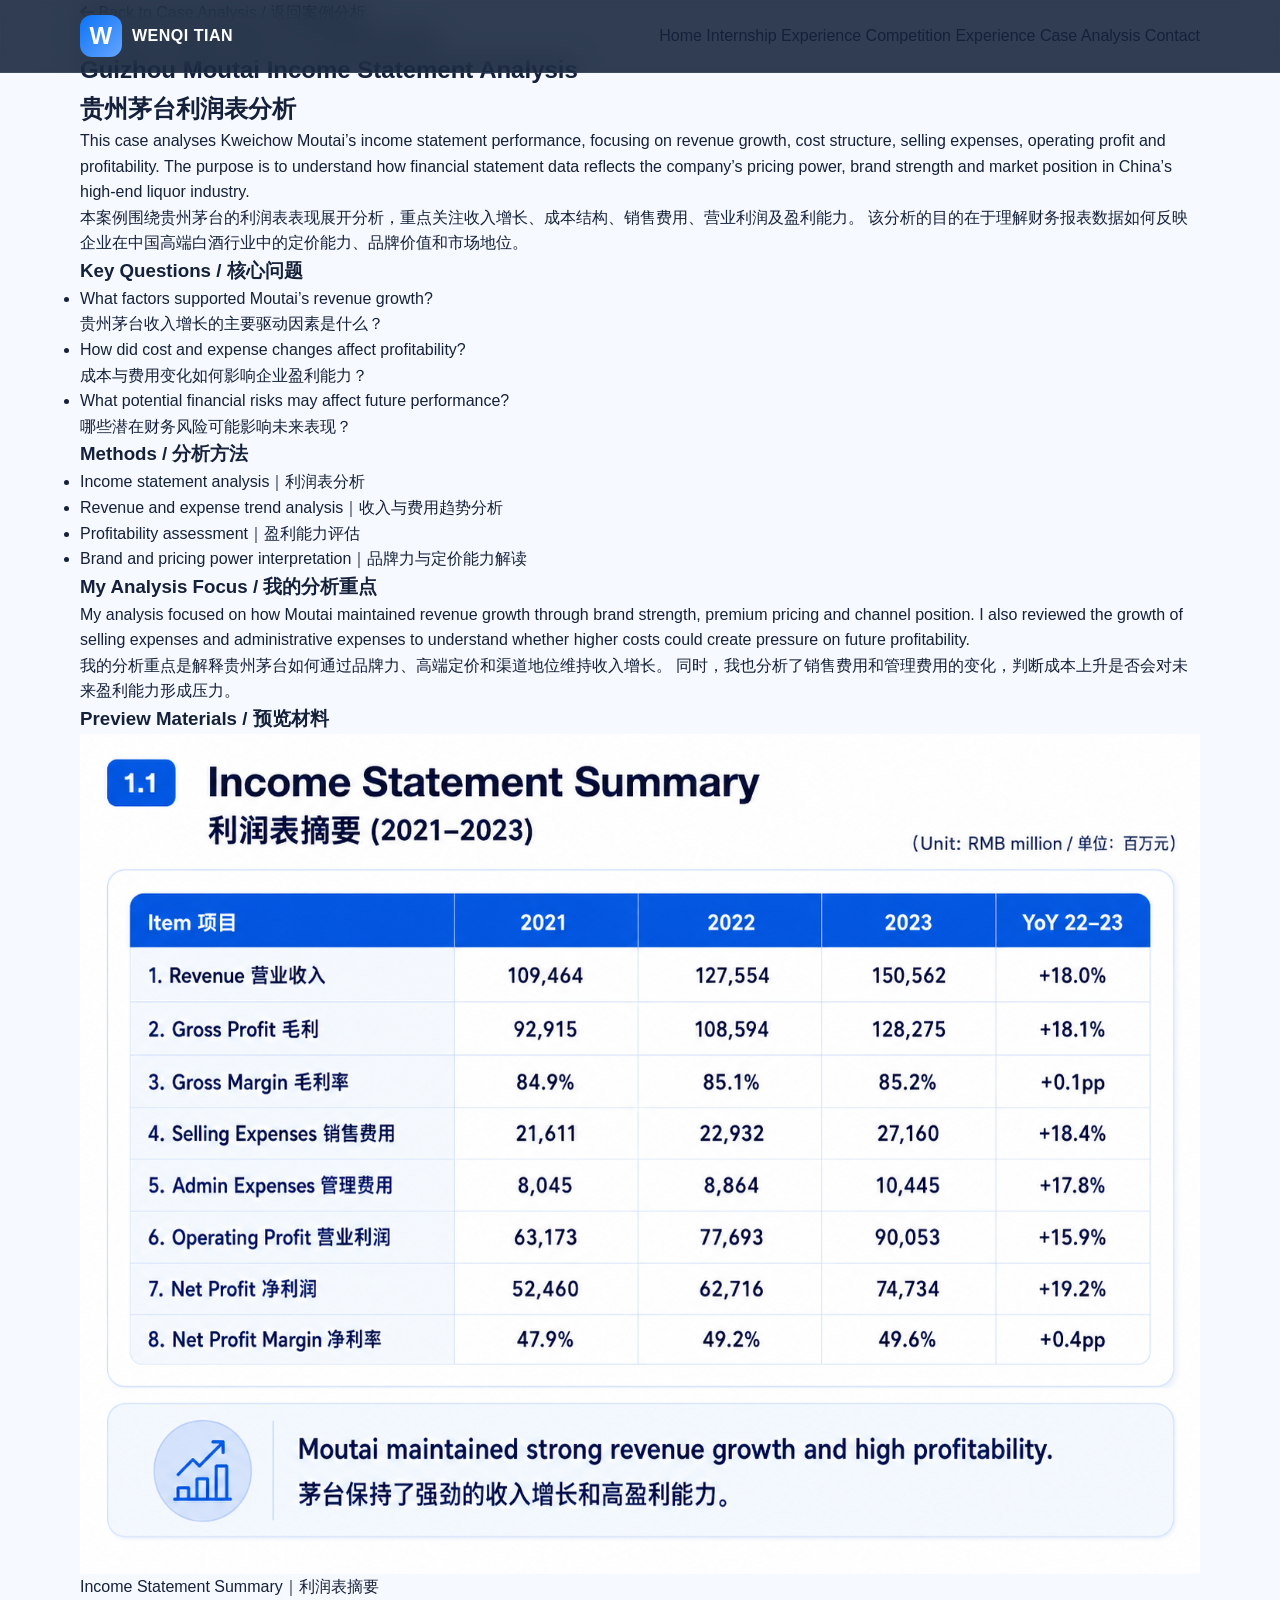
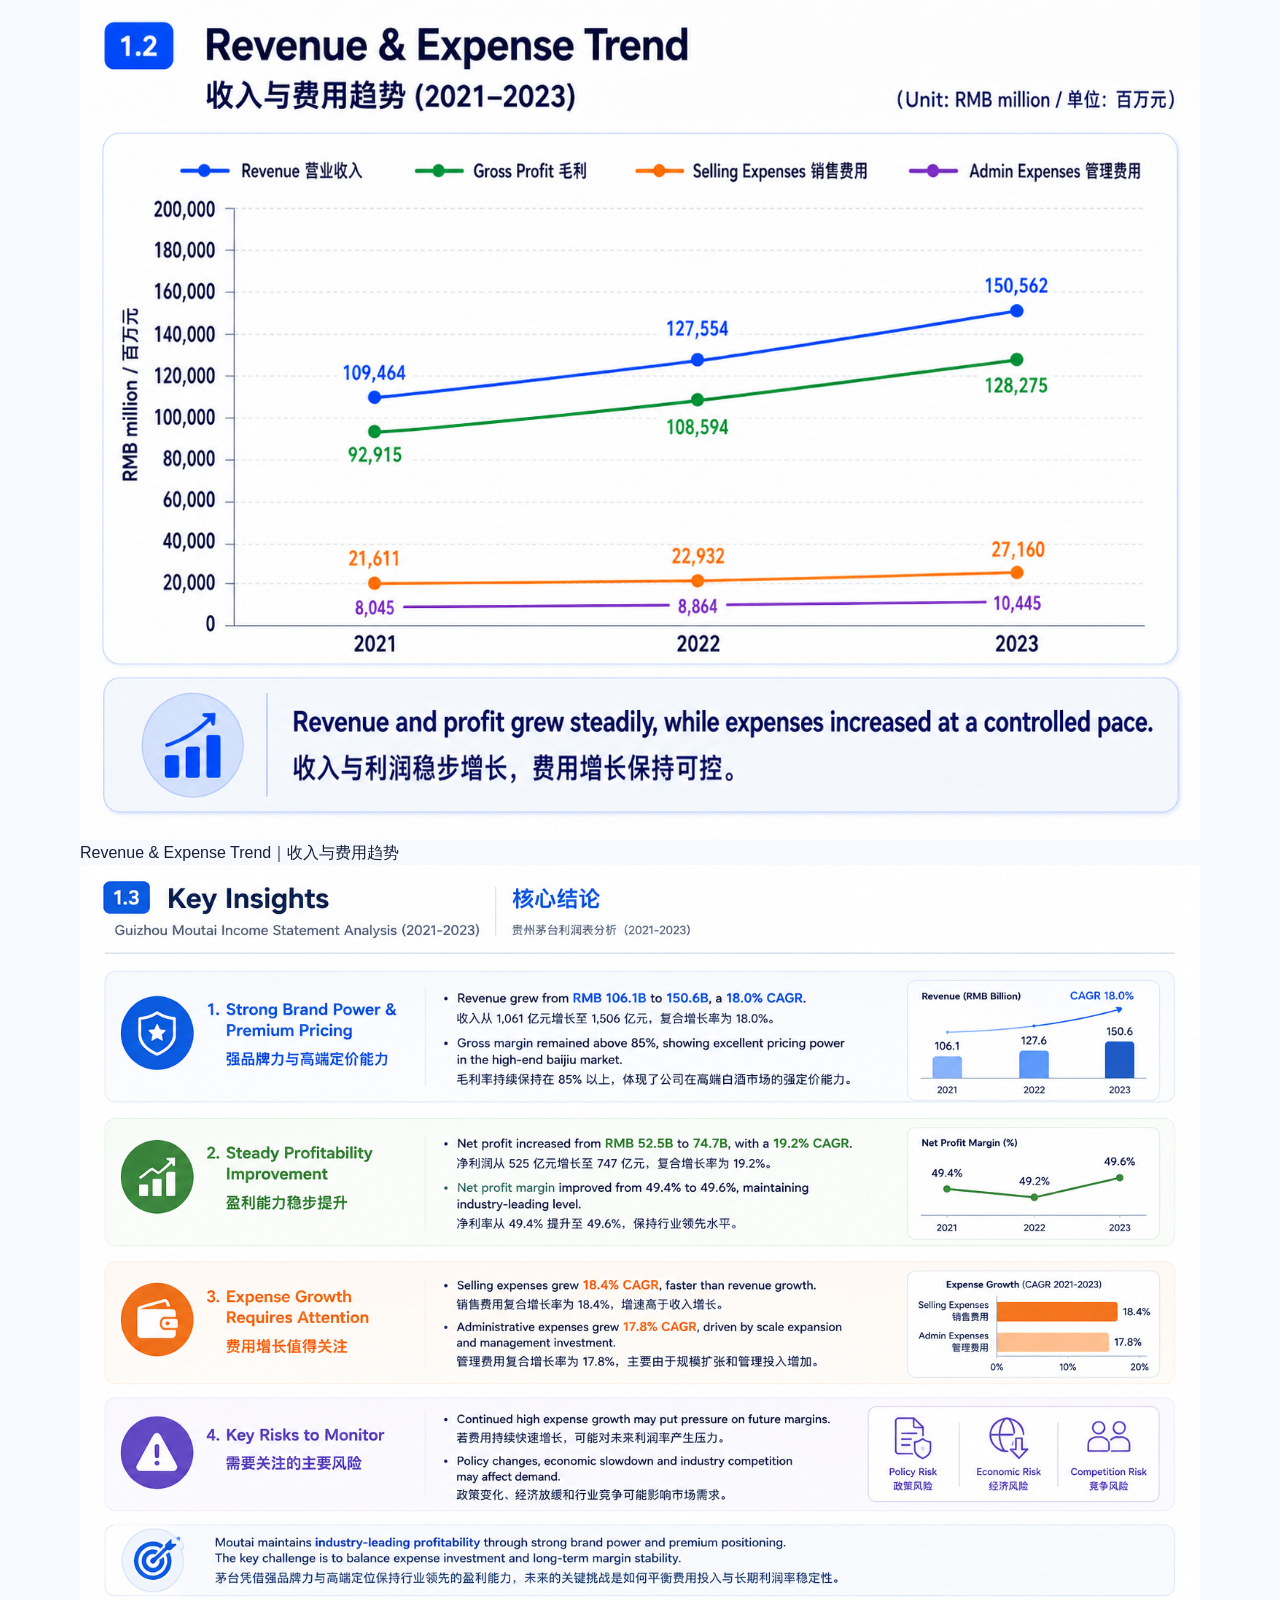
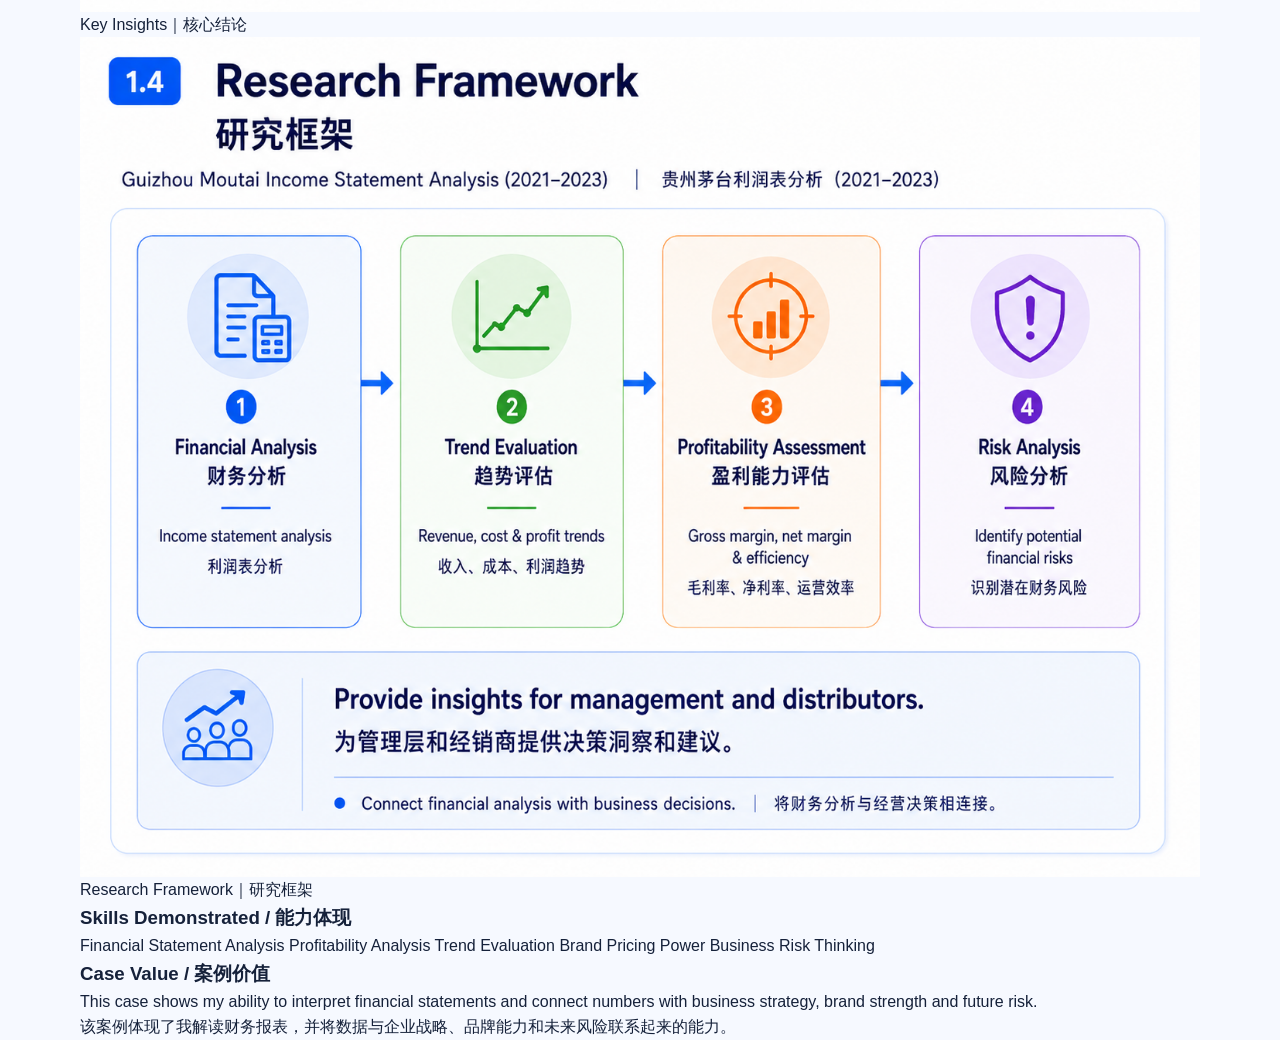
<file: moutai.html>
<!DOCTYPE html>
<html lang="en">
<head>
  <meta charset="UTF-8" />
  <meta name="viewport" content="width=device-width, initial-scale=1.0" />

  <title>Guizhou Moutai Income Statement Analysis | Wenqi Tian</title>

  <link rel="stylesheet" href="style.css" />

  <link
    rel="stylesheet"
    href="https://cdnjs.cloudflare.com/ajax/libs/font-awesome/6.5.1/css/all.min.css"
  />
</head>

<body>
  <!-- ================= HEADER ================= -->
  <header class="site-header">
    <div class="container nav-container">
      <a href="index.html" class="logo">
        <span class="logo-mark">W</span>
        <span>WENQI TIAN</span>
      </a>

      <nav class="nav-links">
        <a href="index.html#home">Home</a>
        <a href="index.html#internship">Internship Experience</a>
        <a href="index.html#competition">Competition Experience</a>
        <a href="index.html#case-analysis" class="active">Case Analysis</a>
        <a href="index.html#contact">Contact</a>
      </nav>
    </div>
  </header>

  <!-- ================= CASE DETAIL PAGE ================= -->
  <main class="case-page">
    <section class="case-page-hero">
      <div class="container">
        <a href="index.html#case-analysis" class="back-link">
          <i class="fa-solid fa-arrow-left"></i>
          Back to Case Analysis / 返回案例分析
        </a>

        <div class="case-page-header">
          <span class="case-detail-label">Academic Financial Analysis / 学术型财务分析项目</span>

          <h1>Guizhou Moutai Income Statement Analysis</h1>
          <h2>贵州茅台利润表分析</h2>

          <p>
            This case analyses Kweichow Moutai’s income statement performance, focusing on revenue growth,
            cost structure, selling expenses, operating profit and profitability. The purpose is to understand
            how financial statement data reflects the company’s pricing power, brand strength and market position
            in China’s high-end liquor industry.
          </p>

          <p>
            本案例围绕贵州茅台的利润表表现展开分析，重点关注收入增长、成本结构、销售费用、营业利润及盈利能力。
            该分析的目的在于理解财务报表数据如何反映企业在中国高端白酒行业中的定价能力、品牌价值和市场地位。
          </p>
        </div>
      </div>
    </section>

    <section class="case-page-content">
      <div class="container case-page-grid">
        <!-- LEFT CONTENT -->
        <div class="case-page-main">
          <div class="case-detail-section">
            <h3>Key Questions / 核心问题</h3>

            <ul class="case-detail-list">
              <li>
                What factors supported Moutai’s revenue growth?
                <br />
                贵州茅台收入增长的主要驱动因素是什么？
              </li>

              <li>
                How did cost and expense changes affect profitability?
                <br />
                成本与费用变化如何影响企业盈利能力？
              </li>

              <li>
                What potential financial risks may affect future performance?
                <br />
                哪些潜在财务风险可能影响未来表现？
              </li>
            </ul>
          </div>

          <div class="case-detail-section">
            <h3>Methods / 分析方法</h3>

            <ul class="case-detail-list">
              <li>Income statement analysis｜利润表分析</li>
              <li>Revenue and expense trend analysis｜收入与费用趋势分析</li>
              <li>Profitability assessment｜盈利能力评估</li>
              <li>Brand and pricing power interpretation｜品牌力与定价能力解读</li>
            </ul>
          </div>

          <div class="case-detail-section">
            <h3>My Analysis Focus / 我的分析重点</h3>

            <p>
              My analysis focused on how Moutai maintained revenue growth through brand strength,
              premium pricing and channel position. I also reviewed the growth of selling expenses
              and administrative expenses to understand whether higher costs could create pressure
              on future profitability.
            </p>

            <p>
              我的分析重点是解释贵州茅台如何通过品牌力、高端定价和渠道地位维持收入增长。
              同时，我也分析了销售费用和管理费用的变化，判断成本上升是否会对未来盈利能力形成压力。
            </p>
          </div>

          <div class="case-detail-section">
            <h3>Preview Materials / 预览材料</h3>

            <div class="case-preview-grid">
              <div class="case-preview-item">
                <img src="1.1.png" alt="Income Statement Summary">
                <div class="case-preview-caption">
                  Income Statement Summary｜利润表摘要
                </div>
              </div>

              <div class="case-preview-item">
                <img src="1.2.png" alt="Revenue and Expense Trend">
                <div class="case-preview-caption">
                  Revenue & Expense Trend｜收入与费用趋势
                </div>
              </div>

              <div class="case-preview-item">
                <img src="1.3.png" alt="Key Insights">
                <div class="case-preview-caption">
                  Key Insights｜核心结论
                </div>
              </div>

              <div class="case-preview-item">
                <img src="1.4.png" alt="Research Framework">
                <div class="case-preview-caption">
                  Research Framework｜研究框架
                </div>
              </div>
            </div>
          </div>
        </div>

        <!-- RIGHT SIDEBAR -->
        <aside class="case-page-sidebar">
          <div class="case-sidebar-card">
            <h3>Skills Demonstrated / 能力体现</h3>

            <div class="case-skill-tags">
              <span>Financial Statement Analysis</span>
              <span>Profitability Analysis</span>
              <span>Trend Evaluation</span>
              <span>Brand Pricing Power</span>
              <span>Business Risk Thinking</span>
            </div>
          </div>

          <div class="case-sidebar-card">
            <h3>Case Value / 案例价值</h3>

            <p>
              This case shows my ability to interpret financial statements and connect numbers with
              business strategy, brand strength and future risk.
            </p>

            <p>
              该案例体现了我解读财务报表，并将数据与企业战略、品牌能力和未来风险联系起来的能力。
            </p>
          </div>
        </aside>
      </div>
    </section>
  </main>
</body>
</html>
</file>
<file: style.css>
/* ================= GLOBAL STYLE ================= */
:root {
  --navy: #061b3a;
  --navy-2: #082653;
  --blue: #0b73f6;
  --blue-light: #eaf3ff;
  --text: #15213a;
  --muted: #6f7c91;
  --border: #dce4f1;
  --bg: #f6f9ff;
  --white: #ffffff;
  --shadow: 0 16px 40px rgba(13, 42, 88, 0.12);
  --radius: 18px;
}

* {
  margin: 0;
  padding: 0;
  box-sizing: border-box;
}

html {
  scroll-behavior: smooth;
}

body {
  font-family: Arial, "Helvetica Neue", Helvetica, sans-serif;
  background: var(--bg);
  color: var(--text);
  line-height: 1.6;
}

a {
  color: inherit;
  text-decoration: none;
}

img {
  max-width: 100%;
  display: block;
}

.container {
  width: min(1120px, calc(100% - 40px));
  margin: 0 auto;
}

/* ================= HEADER ================= */
.site-header {
  position: fixed;
  top: 0;
  left: 0;
  width: 100%;
  z-index: 20;
  background: rgba(4, 20, 45, 0.82);
  backdrop-filter: blur(14px);
  border-bottom: 1px solid rgba(255, 255, 255, 0.08);
}

.nav-container {
  height: 72px;
  display: flex;
  align-items: center;
  justify-content: space-between;
}

.logo {
  display: flex;
  align-items: center;
  gap: 10px;
  color: var(--white);
  font-weight: 800;
  letter-spacing: 0.5px;
}

.logo-mark {
  display: inline-flex;
  align-items: center;
  justify-content: center;
  width: 42px;
  height: 42px;
  border-radius: 12px;
  background: linear-gradient(135deg, #0b73f6, #64a5ff);
  font-size: 24px;
  font-weight: 900;
}

.nav-menu {
  display: flex;
  align-items: center;
  gap: 28px;
}

.nav-link {
  color: rgba(255, 255, 255, 0.88);
  font-size: 14px;
  font-weight: 600;
  padding: 24px 0;
  position: relative;
}

.nav-link::after {
  content: "";
  position: absolute;
  left: 0;
  bottom: 16px;
  width: 0;
  height: 3px;
  border-radius: 20px;
  background: var(--blue);
  transition: width 0.25s ease;
}

.nav-link:hover::after,
.nav-link.active::after {
  width: 100%;
}

.menu-toggle {
  display: none;
  background: transparent;
  border: 0;
  color: var(--white);
  font-size: 24px;
  cursor: pointer;
}

/* ================= HERO ================= */
.hero {
  position: relative;
  min-height: 640px;
  padding-top: 72px;
  background:
    linear-gradient(90deg, rgba(3, 16, 39, 0.98), rgba(5, 31, 74, 0.9), rgba(5, 22, 48, 0.94)),
    radial-gradient(circle at 18% 45%, rgba(11, 115, 246, 0.35), transparent 28%),
    radial-gradient(circle at 82% 24%, rgba(143, 196, 255, 0.12), transparent 26%),
    linear-gradient(135deg, #061b3a, #082653);
  overflow: hidden;
}

.hero::before {
  content: "";
  position: absolute;
  left: -140px;
  top: 120px;
  width: 520px;
  height: 520px;
  border-radius: 50%;
  border: 1px solid rgba(143, 196, 255, 0.14);
  box-shadow: 0 0 0 80px rgba(143, 196, 255, 0.03);
}

.hero::after {
  content: "";
  position: absolute;
  right: -120px;
  bottom: -160px;
  width: 620px;
  height: 620px;
  border-radius: 50%;
  background: radial-gradient(circle, rgba(11, 115, 246, 0.18), transparent 65%);
}

.hero-grid {
  position: relative;
  z-index: 2;
  min-height: 568px;
  display: grid;
  grid-template-columns: 0.85fr 1.15fr;
  gap: 58px;
  align-items: center;
}

.hero-photo-wrap {
  display: flex;
  justify-content: center;
  align-items: flex-end;
  height: 100%;
}

.hero-photo {
  width: 430px;
  max-height: 520px;
  object-fit: cover;
  object-position: top center;
  border-radius: 0;
  filter: drop-shadow(0 28px 46px rgba(0, 0, 0, 0.38));
}

.hero-content {
  color: var(--white);
  padding-bottom: 0;
}

.pill {
  display: inline-flex;
  padding: 9px 18px;
  border: 1px solid rgba(95, 163, 255, 0.45);
  background: rgba(11, 115, 246, 0.18);
  color: #d7e8ff;
  border-radius: 999px;
  font-size: 14px;
  font-weight: 700;
  margin-bottom: 20px;
}

.hero h1 {
  font-family: Georgia, "Times New Roman", serif;
  font-size: clamp(42px, 4.8vw, 58px);
  line-height: 1.08;
  margin-bottom: 14px;
  color: #ffffff;
}

.hero h2 {
  font-size: clamp(23px, 2.6vw, 32px);
  color: #8fc4ff;
  letter-spacing: 1px;
  margin-bottom: 22px;
  font-weight: 800;
}

.hero-text {
  max-width: 660px;
  color: rgba(255, 255, 255, 0.86);
  font-size: 16px;
  margin-bottom: 18px;
}

.cn-text {
  margin-top: 0;
  color: rgba(255, 255, 255, 0.8);
  line-height: 1.85;
}

.hero-highlights {
  display: flex;
  flex-wrap: wrap;
  gap: 10px;
  margin: 22px 0 28px;
}

.hero-highlights span {
  padding: 7px 13px;
  border-radius: 999px;
  background: rgba(143, 196, 255, 0.14);
  border: 1px solid rgba(143, 196, 255, 0.3);
  color: #d7e8ff;
  font-size: 13px;
  font-weight: 700;
}

.hero-actions {
  display: flex;
  flex-wrap: wrap;
  gap: 16px;
  margin-bottom: 24px;
}

.btn {
  display: inline-flex;
  align-items: center;
  justify-content: center;
  gap: 10px;
  min-height: 46px;
  padding: 0 24px;
  border-radius: 999px;
  font-weight: 800;
  font-size: 14px;
  transition: transform 0.2s ease, box-shadow 0.2s ease;
}

.btn:hover {
  transform: translateY(-2px);
}

.btn-primary {
  background: linear-gradient(135deg, var(--blue), #0056d6);
  color: var(--white);
  box-shadow: 0 12px 24px rgba(11, 115, 246, 0.28);
}

.btn-outline {
  color: var(--white);
  border: 1px solid rgba(255, 255, 255, 0.45);
}

.hero-icons {
  display: flex;
  gap: 20px;
}

.hero-icons a {
  color: rgba(255, 255, 255, 0.84);
  font-size: 21px;
  transition: color 0.2s ease, transform 0.2s ease;
}

.hero-icons a:hover {
  color: #8fc4ff;
  transform: translateY(-2px);
}
/* ================= SECTION COMMON ================= */
.section {
  padding: 42px 0;
}

.alt-section {
  background: linear-gradient(180deg, #f6f9ff, #eef5ff);
}

.section-heading {
  display: flex;
  align-items: center;
  gap: 14px;
  margin-bottom: 22px;
}

.section-heading h2 {
  text-transform: uppercase;
  font-size: 22px;
  letter-spacing: 0.3px;
  color: var(--navy);
}

.section-heading p {
  color: var(--muted);
  font-size: 14px;
}

.with-link {
  justify-content: space-between;
}

.heading-left {
  display: flex;
  align-items: center;
  gap: 14px;
}

.section-icon {
  width: 38px;
  height: 38px;
  border-radius: 10px;
  display: inline-flex;
  align-items: center;
  justify-content: center;
  background: var(--blue);
  color: var(--white);
  box-shadow: 0 10px 20px rgba(11, 115, 246, 0.22);
}

.view-link {
  color: var(--blue);
  font-size: 14px;
  font-weight: 800;
}
/* ================= ABOUT ================= */
.about-grid {
  display: grid;
  grid-template-columns: repeat(2, 1fr);
  gap: 24px;
}

.about-card {
  background: var(--white);
  border: 1px solid var(--border);
  border-radius: var(--radius);
  padding: 28px;
  box-shadow: var(--shadow);
}

.about-main h3 {
  color: var(--navy);
  font-size: 22px;
  margin-bottom: 14px;
}

.about-main p {
  color: #31405c;
  margin-bottom: 14px;
}

.cn-text-dark {
  color: #4d5b72;
  font-size: 15px;
  line-height: 1.8;
  padding-top: 12px;
  border-top: 1px dashed var(--border);
}

.strength-grid {
  display: grid;
  grid-template-columns: repeat(4, 1fr);
  gap: 18px;
  margin-top: 24px;
}

.strength-card {
  background: linear-gradient(180deg, #ffffff, #f7fbff);
  border: 1px solid var(--border);
  border-radius: var(--radius);
  padding: 22px;
  box-shadow: var(--shadow);
  transition: transform 0.2s ease, border-color 0.2s ease;
}

.strength-card:hover {
  transform: translateY(-4px);
  border-color: rgba(11, 115, 246, 0.35);
}

.strength-card i {
  width: 42px;
  height: 42px;
  border-radius: 12px;
  background: var(--blue-light);
  color: var(--blue);
  display: inline-flex;
  align-items: center;
  justify-content: center;
  font-size: 20px;
  margin-bottom: 14px;
}

.strength-card h4 {
  color: var(--navy);
  font-size: 17px;
  margin-bottom: 8px;
}

.strength-card p {
  color: #31405c;
  font-size: 14px;
  margin-bottom: 12px;
}

.strength-card span {
  display: inline-flex;
  color: var(--blue);
  font-size: 13px;
  font-weight: 800;
}

/* ================= EXPERIENCE ================= */
/* Kingston internship card refinement */
.internship-layout {
  display: grid;
  grid-template-columns: minmax(0, 1fr) 360px;
  gap: 24px;
  align-items: stretch;
  margin-bottom: 22px;
}

.featured-card {
  display: grid;
  grid-template-columns: 260px minmax(0, 1fr);
  overflow: hidden;
}

.company-panel {
  background: linear-gradient(180deg, #f7fbff, #edf5ff);
  padding: 34px 30px;
  border-right: 1px solid var(--border);
}

.company-logo {
  width: 94px;
  height: 94px;
  object-fit: contain;
  margin-bottom: 28px;
  padding: 10px;
  background: #ffffff;
  border: 1px solid var(--border);
  border-radius: 18px;
  box-shadow: 0 10px 24px rgba(13, 42, 88, 0.1);
}

.company-panel h3 {
  font-size: 24px;
  line-height: 1.18;
  color: var(--navy);
  margin-bottom: 28px;
}

.company-date {
  color: var(--blue) !important;
  font-weight: 800;
  margin-bottom: 12px;
}

.company-location {
  display: flex;
  align-items: center;
  gap: 8px;
  color: var(--muted);
}

.experience-content {
  padding: 34px 36px;
}

.experience-label {
  display: inline-flex;
  padding: 6px 12px;
  border-radius: 999px;
  background: var(--blue-light);
  color: var(--blue);
  font-size: 13px;
  font-weight: 800;
  margin-bottom: 12px;
}

.experience-content h3 {
  font-size: 28px;
  color: var(--navy);
  margin-bottom: 12px;
}

.experience-summary {
  color: #31405c;
  font-size: 15px;
  margin-bottom: 10px;
  max-width: 760px;
}

.experience-summary-cn {
  color: #4d5b72;
  font-size: 15px;
  line-height: 1.8;
  margin-bottom: 18px;
  padding-left: 14px;
  border-left: 3px solid rgba(11, 115, 246, 0.28);
}

.work-focus-grid {
  display: grid;
  grid-template-columns: repeat(2, 1fr);
  gap: 14px;
  margin-top: 18px;
}

.work-focus-item {
  display: flex;
  gap: 12px;
  padding: 16px;
  border: 1px solid var(--border);
  border-radius: 16px;
  background: linear-gradient(180deg, #ffffff, #f8fbff);
}

.work-focus-item i {
  flex: 0 0 38px;
  width: 38px;
  height: 38px;
  border-radius: 12px;
  background: var(--blue-light);
  color: var(--blue);
  display: inline-flex;
  align-items: center;
  justify-content: center;
  font-size: 17px;
}

.work-focus-item h4 {
  color: var(--navy);
  font-size: 15px;
  margin-bottom: 5px;
}

.work-focus-item p {
  color: #31405c;
  font-size: 13.5px;
  line-height: 1.55;
  margin-bottom: 7px;
}

.work-focus-item span {
  color: var(--blue);
  font-size: 12.5px;
  font-weight: 800;
}

/* Right platform data panel */
.platform-data-panel {
  background: linear-gradient(180deg, #f6fbff, #eaf3ff);
  border: 1px solid var(--border);
  border-radius: var(--radius);
  box-shadow: var(--shadow);
  padding: 22px;
  display: flex;
  flex-direction: column;
}

.platform-tabs {
  display: grid;
  grid-template-columns: repeat(2, 1fr);
  gap: 8px;
  margin-bottom: 20px;
}

.platform-tab {
  border: 1px solid rgba(11, 115, 246, 0.18);
  background: #ffffff;
  color: var(--blue);
  border-radius: 999px;
  padding: 8px 10px;
  font-size: 12.5px;
  font-weight: 800;
  cursor: pointer;
  transition: all 0.2s ease;
  white-space: nowrap;
}

.platform-tab.active,
.platform-tab:hover {
  background: var(--blue);
  color: #ffffff;
}

.platform-data-content {
  background: rgba(255, 255, 255, 0.66);
  border: 1px solid rgba(220, 228, 241, 0.8);
  border-radius: 18px;
  padding: 18px;
  flex: 1;
}

.data-label {
  display: inline-flex;
  color: var(--blue);
  font-size: 13px;
  font-weight: 800;
  margin-bottom: 8px;
}

.platform-data-content h3 {
  color: var(--navy);
  font-size: 18px;
  line-height: 1.35;
  margin-bottom: 18px;
}

.platform-metric {
  display: flex;
  align-items: center;
  gap: 14px;
  padding: 16px 0;
  border-bottom: 1px solid var(--border);
}

.platform-metric:last-of-type {
  border-bottom: 0;
}

.platform-metric i {
  width: 46px;
  height: 46px;
  border-radius: 14px;
  background: #ffffff;
  color: var(--blue);
  display: inline-flex;
  align-items: center;
  justify-content: center;
  font-size: 20px;
  box-shadow: 0 8px 18px rgba(13, 42, 88, 0.1);
}

.platform-metric strong {
  display: block;
  color: var(--blue);
  font-size: 28px;
  line-height: 1;
}

.platform-metric span {
  display: block;
  color: var(--muted);
  font-size: 13px;
  margin-top: 6px;
}

.platform-note {
  color: #4d5b72;
  font-size: 13px;
  line-height: 1.65;
  margin-top: 16px;
}
/* Suning experience card */
.suning-card {
  padding: 30px 34px;
  margin-top: 24px;
  background: #ffffff;
  border: 1px solid var(--border);
  border-radius: var(--radius);
  box-shadow: var(--shadow);
}

.suning-header {
  display: flex;
  justify-content: space-between;
  gap: 24px;
  align-items: flex-start;
  margin-bottom: 16px;
}

.suning-header h3 {
  color: var(--navy);
  font-size: 26px;
  margin: 10px 0 6px;
}

.suning-badge {
  flex: 0 0 auto;
  display: inline-flex;
  align-items: center;
  gap: 10px;
  padding: 12px 16px;
  border-radius: 999px;
  background: linear-gradient(135deg, #fff7e8, #fff1d2);
  color: #b46a00;
  font-weight: 800;
  font-size: 13px;
  border: 1px solid rgba(180, 106, 0, 0.18);
}

.suning-badge i {
  color: #e88b00;
}

.suning-focus-grid {
  margin-top: 20px;
}
/* ================= ENHANCED COMPETITION SECTION ================= */
.enhanced-competition-grid {
  display: grid;
  grid-template-columns: repeat(2, 1fr);
  gap: 24px;
  align-items: stretch;
}

.enhanced-competition-card {
  min-height: 430px;
  display: flex;
  flex-direction: column;
  padding: 28px;
  border: 1px solid var(--border);
  background: linear-gradient(180deg, #ffffff, #f9fbff);
  border-radius: var(--radius);
  box-shadow: var(--shadow);
}

.competition-top {
  display: flex;
  align-items: flex-start;
  justify-content: space-between;
  gap: 16px;
  margin-bottom: 14px;
}

.competition-label {
  display: inline-flex;
  color: var(--blue);
  font-size: 13px;
  font-weight: 800;
  margin-bottom: 8px;
}

.competition-top h3 {
  color: var(--navy);
  font-size: 23px;
  line-height: 1.25;
}

.competition-badge {
  flex: 0 0 auto;
  background: var(--blue-light);
  color: var(--blue);
  padding: 7px 12px;
  border-radius: 999px;
  font-size: 12.5px;
  font-weight: 800;
  white-space: nowrap;
}

.competition-role {
  color: var(--navy);
  font-size: 14px;
  font-weight: 800;
  margin-bottom: 14px;
  padding-left: 12px;
  border-left: 3px solid rgba(11, 115, 246, 0.32);
}

.enhanced-competition-card > p:not(.competition-label):not(.competition-role):not(.competition-cn) {
  color: #31405c;
  font-size: 14.5px;
  line-height: 1.7;
  margin-bottom: 12px;
}

.competition-cn {
  color: #4d5b72;
  font-size: 14.5px;
  line-height: 1.85;
  margin-top: 4px;
  padding-top: 12px;
  border-top: 1px dashed var(--border);
}

.competition-skills {
  display: flex;
  flex-wrap: wrap;
  gap: 8px;
  margin-top: auto;
  padding-top: 18px;
}

.competition-skills span {
  display: inline-flex;
  padding: 6px 10px;
  border-radius: 999px;
  background: #f3f8ff;
  color: var(--blue);
  border: 1px solid rgba(11, 115, 246, 0.14);
  font-size: 12px;
  font-weight: 800;
}

.competition-proof {
  margin-top: 18px;
  padding: 14px;
  border-radius: 14px;
  background: rgba(234, 243, 255, 0.72);
  border: 1px solid rgba(11, 115, 246, 0.12);
}

.competition-proof p {
  color: var(--muted);
  font-size: 12.5px;
  font-weight: 700;
  margin-bottom: 8px;
}

.proof-link {
  display: inline-flex;
  color: var(--blue);
  font-size: 13px;
  font-weight: 800;
}

.competition-note {
  margin-top: 24px;
  display: flex;
  gap: 14px;
  align-items: flex-start;
  padding: 18px 20px;
  background: #ffffff;
  border: 1px solid var(--border);
  border-radius: var(--radius);
  box-shadow: var(--shadow);
}

.competition-note i {
  color: var(--blue);
  font-size: 22px;
  margin-top: 3px;
}

.competition-note p {
  color: #4d5b72;
  font-size: 14px;
  line-height: 1.75;
}
/* ================= CASE ANALYSIS ================= */
.case-grid {
  display: grid;
  grid-template-columns: repeat(4, 1fr);
  gap: 22px;
}

.case-card {
  background: var(--white);
  border: 1px solid var(--border);
  border-radius: var(--radius);
  overflow: hidden;
  box-shadow: var(--shadow);
  transition: transform 0.2s ease;
}

.case-card:hover {
  transform: translateY(-4px);
}

.case-image {
  height: 130px;
  background-size: cover;
  background-position: center;
  background-color: #dce8f8;
}

/* 需要替换：如果你有自己的案例图片，放到 assets 文件夹，并改下面路径 */
.image-finance {
  background-image: linear-gradient(rgba(6,27,58,.1), rgba(6,27,58,.1)), url("assets/case-finance.jpg");
}

.image-marketing {
  background-image: linear-gradient(rgba(6,27,58,.1), rgba(6,27,58,.1)), url("assets/case-marketing.jpg");
}

.image-business {
  background-image: linear-gradient(rgba(6,27,58,.1), rgba(6,27,58,.1)), url("assets/case-business.jpg");
}

.image-report {
  background-image: linear-gradient(rgba(6,27,58,.1), rgba(6,27,58,.1)), url("assets/case-report.jpg");
}

.case-content {
  padding: 18px;
}

.case-tag {
  display: inline-flex;
  background: var(--blue);
  color: var(--white);
  border-radius: 999px;
  padding: 4px 10px;
  font-size: 12px;
  font-weight: 800;
  margin-bottom: 10px;
}

.case-content h3 {
  font-size: 17px;
  color: var(--navy);
  margin-bottom: 8px;
}

.case-content p {
  color: #31405c;
  font-size: 14px;
  margin-bottom: 12px;
}

.case-link {
  color: var(--blue);
  font-weight: 800;
  font-size: 14px;
}

/* ================= PERFORMANCE ================= */
.metrics-grid {
  display: grid;
  grid-template-columns: repeat(4, 1fr);
  gap: 22px;
  margin-bottom: 28px;
}

.metric-card {
  background: var(--white);
  border: 1px solid var(--border);
  border-radius: var(--radius);
  padding: 24px;
  box-shadow: var(--shadow);
}

.metric-card i {
  color: var(--blue);
  font-size: 28px;
  margin-bottom: 14px;
}

.metric-card strong {
  display: block;
  font-size: 32px;
  color: var(--navy);
  line-height: 1.1;
}

.metric-card span {
  display: block;
  font-weight: 800;
  margin: 8px 0 4px;
}

.metric-card small {
  color: var(--muted);
}

.dashboard-grid {
  display: grid;
  grid-template-columns: repeat(2, 1fr);
  gap: 22px;
}

.dashboard-card {
  background: var(--white);
  border: 1px solid var(--border);
  border-radius: var(--radius);
  overflow: hidden;
  box-shadow: var(--shadow);
  padding: 18px;
}

.dashboard-card h3 {
  color: var(--navy);
  margin-bottom: 14px;
}

.dashboard-card img {
  width: 100%;
  min-height: 220px;
  object-fit: cover;
  border-radius: 14px;
  background: #edf3fb;
}

/* 图片没有上传时的隐藏破图优化 */
.dashboard-card img[src=""] {
  display: none;
}

/* ================= CONTACT ================= */
.contact-section {
  padding: 42px 0 54px;
}

.contact-card {
  background: linear-gradient(135deg, var(--navy), #082653);
  color: var(--white);
  border-radius: var(--radius);
  padding: 34px;
  display: flex;
  align-items: center;
  justify-content: space-between;
  gap: 24px;
  box-shadow: var(--shadow);
}

.contact-card h2 {
  font-size: 24px;
  margin-bottom: 8px;
}

.contact-card p {
  color: rgba(255, 255, 255, 0.78);
}

/* ================= FOOTER ================= */
.footer {
  text-align: center;
  padding: 22px;
  color: var(--muted);
  font-size: 14px;
}

/* ================= RESPONSIVE ================= */
@media (max-width: 980px) {
  .work-focus-grid {
  grid-template-columns: 1fr;
}
  .nav-menu {
    position: absolute;
    top: 72px;
    left: 0;
    width: 100%;
    background: rgba(4, 20, 45, 0.96);
    display: none;
    flex-direction: column;
    padding: 16px 0;
    gap: 0;
  }

  .nav-menu.open {
    display: flex;
  }

  .nav-link {
    width: 100%;
    padding: 14px 24px;
  }

  .nav-link::after {
    display: none;
  }

  .menu-toggle {
    display: block;
  }

  .hero {
    min-height: auto;
  }

  .hero-grid {
    grid-template-columns: 1fr;
    gap: 24px;
    align-items: center;
    padding: 48px 0 64px;
  }

  .hero-photo-wrap {
    order: 1;
  }

  .hero-content {
    order: 2;
    padding-bottom: 0;
    text-align: center;
  }

  .hero h1 {
    white-space: normal;
    font-size: 42px;
  }

  .hero-photo {
    width: 300px;
    max-height: 360px;
  }

  .hero-actions,
  .hero-icons,
  .hero-highlights {
    justify-content: center;
  }

  .internship-layout,
  .featured-card,
  .dashboard-grid {
    grid-template-columns: 1fr;
  }

  .company-panel {
    border-right: 0;
    border-bottom: 1px solid var(--border);
  }

  .competition-grid,
  .metrics-grid {
    grid-template-columns: repeat(2, 1fr);
  }

  .case-grid {
    grid-template-columns: repeat(2, 1fr);
  }

  .about-grid {
    grid-template-columns: 1fr;
  }

  .strength-grid {
    grid-template-columns: repeat(2, 1fr);
  }

  .contact-card {
    flex-direction: column;
    text-align: center;
  }
@media (max-width: 620px) {
  .container {
    width: min(100% - 28px, 1120px);
  }

  .section-heading,
  .with-link,
  .heading-left {
    align-items: flex-start;
  }

  .with-link {
    gap: 12px;
  }

  .competition-grid,
  .metrics-grid,
  .case-grid,
  .strength-grid {
    grid-template-columns: 1fr;
  }

  .hero h1 {
    font-size: 34px;
    white-space: normal;
  }

  .hero h2 {
    font-size: 22px;
  }

  .hero-photo {
    width: 260px;
  }
/* ================= PROJECT EVIDENCE / PROOF GALLERY ================= */
.proof-gallery {
  display: grid;
  grid-template-columns: repeat(2, 1fr);
  gap: 12px;
  margin-top: 10px;
}

.proof-gallery-one {
  grid-template-columns: 1fr;
}

.proof-gallery a {
  display: block;
  text-decoration: none;
  color: inherit;
  border-radius: 14px;
  overflow: hidden;
  background: #ffffff;
  border: 1px solid rgba(11, 115, 246, 0.14);
  transition: transform 0.2s ease, box-shadow 0.2s ease;
}

.proof-gallery a:hover {
  transform: translateY(-3px);
  box-shadow: 0 10px 22px rgba(13, 42, 88, 0.14);
}

.proof-gallery img {
  width: 100%;
  height: 110px;
  object-fit: cover;
  display: block;
  background: #edf3fb;
}

.proof-gallery span {
  display: block;
  padding: 9px 10px;
  color: var(--blue);
  font-size: 12.5px;
  font-weight: 800;
  line-height: 1.4;
}

.pdf-proof-card {
  min-height: 110px;
  padding: 18px 14px;
  display: flex;
  flex-direction: column;
  justify-content: center;
  align-items: center;
  gap: 10px;
  background: linear-gradient(180deg, #ffffff, #f3f8ff);
}

.pdf-proof-card i {
  font-size: 30px;
  color: var(--blue);
}

.pdf-proof-card span {
  text-align: center;
  padding: 0;
}
.enhanced-competition-card:last-child .proof-gallery {
  grid-template-columns: repeat(3, 1fr);
}
/* ================= INLINE CERTIFICATE / PROJECT PREVIEW ================= */
.inline-proof-preview {
  width: 100%;
  height: 190px;
  border-radius: 14px;
  overflow: hidden;
  background: #ffffff;
  border: 1px solid rgba(11, 115, 246, 0.14);
  box-shadow: 0 8px 18px rgba(13, 42, 88, 0.08);
}

.pdf-inline-preview {
  width: 100%;
  height: 100%;
  border: none;
  background: #ffffff;
}

.inline-proof-grid {
  display: grid;
  grid-template-columns: repeat(2, 1fr);
  gap: 12px;
  margin-top: 10px;
}

.proof-caption {
  color: var(--blue);
  font-size: 12.5px;
  font-weight: 800;
  line-height: 1.45;
  margin-top: 8px;
  text-align: center;
}
/* ================= STATIC PROJECT EVIDENCE DISPLAY ================= */
.proof-gallery {
  display: grid;
  grid-template-columns: repeat(2, 1fr);
  gap: 12px;
  margin-top: 10px;
}

.proof-gallery-one {
  grid-template-columns: 1fr;
}

.proof-static-card {
  border-radius: 14px;
  overflow: hidden;
  background: #ffffff;
  border: 1px solid rgba(11, 115, 246, 0.14);
  box-shadow: 0 8px 18px rgba(13, 42, 88, 0.08);
}

.proof-static-card img {
  width: 100%;
  height: 160px;
  object-fit: cover;
  display: block;
  background: #edf3fb;
}

.proof-static-card span {
  display: block;
  padding: 9px 10px;
  color: var(--blue);
  font-size: 12.5px;
  font-weight: 800;
  line-height: 1.4;
  text-align: center;
}
/* ================= COMPETITION FEATURE LAYOUT ================= */
.competition-feature-layout {
  display: grid;
  grid-template-columns: minmax(0, 0.95fr) minmax(0, 1.25fr);
  gap: 26px;
  align-items: start;
}

.competition-side-list {
  display: grid;
  grid-template-columns: 1fr;
  gap: 22px;
}

.ima-feature-card {
  position: sticky;
  top: 96px;
  min-height: auto;
}

.side-competition-card {
  min-height: auto;
}

.portfolio-note-card {
  padding: 24px;
  border: 1px dashed rgba(11, 115, 246, 0.32);
  background: linear-gradient(180deg, #ffffff, #f3f8ff);
  border-radius: var(--radius);
  box-shadow: var(--shadow);
}

.portfolio-note-card h3 {
  color: var(--navy);
  font-size: 22px;
}

.portfolio-note-card p {
  color: #31405c;
  font-size: 14.5px;
  line-height: 1.75;
  margin-bottom: 12px;
}

/* Make evidence images more balanced */
.ima-proof-gallery {
  grid-template-columns: repeat(2, 1fr);
}
.loreal-proof-gallery {
  grid-template-columns: repeat(2, 1fr);
}

.ecommerce-proof-gallery {
  grid-template-columns: repeat(3, 1fr);
}

.side-competition-card .proof-static-card img {
  height: 130px;
}

.ima-feature-card .proof-static-card img {
  height: 210px;
}

.portfolio-note-card .competition-cn {
  border-top: 1px dashed var(--border);
  padding-top: 12px;
  margin-top: 10px;
}

/* Fix old enhanced card height if previous CSS set min-height */
.competition-feature-layout .enhanced-competition-card {
  min-height: auto;
}

/* Responsive */
@media (max-width: 980px) {
  .competition-feature-layout {
    grid-template-columns: 1fr;
  }

  .ima-feature-card {
    position: static;
  }

  .loreal-proof-gallery,
  .ecommerce-proof-gallery {
    grid-template-columns: repeat(2, 1fr);
  }
}

@media (max-width: 620px) {
  .loreal-proof-gallery,
  .ecommerce-proof-gallery,
  .ima-proof-gallery {
    grid-template-columns: 1fr;
  }

  .side-competition-card .proof-static-card img,
  .ima-feature-card .proof-static-card img {
    height: 190px;
  }
}
/* ================= CASE ANALYSIS MINIMAL CARDS ================= */
.minimal-case-grid {
  display: grid;
  grid-template-columns: repeat(4, 1fr);
  gap: 26px;
}

.minimal-case-card {
  overflow: hidden;
  background: #ffffff;
  border: 1px solid var(--border);
  border-radius: var(--radius);
  box-shadow: var(--shadow);
  transition: transform 0.25s ease, box-shadow 0.25s ease;
}

.minimal-case-card:hover {
  transform: translateY(-6px);
  box-shadow: 0 18px 34px rgba(13, 42, 88, 0.14);
}

.case-cover {
  height: 150px;
  background-size: 200% 200%;
}

.case-cover-blue {
  background: linear-gradient(135deg, #dceaff, #b9cff0);
}

.case-cover-green {
  background: linear-gradient(135deg, #e4f7ec, #bfe5cf);
}

.case-cover-orange {
  background: linear-gradient(135deg, #fff0df, #ffd1aa);
}

.case-cover-purple {
  background: linear-gradient(135deg, #efe7ff, #d5c5ff);
}

.case-content {
  padding: 24px;
}

.case-tag {
  display: inline-flex;
  padding: 8px 15px;
  border-radius: 999px;
  background: var(--blue);
  color: #ffffff;
  font-size: 13px;
  font-weight: 800;
  margin-bottom: 18px;
}

.case-content h3 {
  color: var(--navy);
  font-size: 21px;
  line-height: 1.32;
  margin-bottom: 8px;
}

.case-content h4 {
  color: #4d5b72;
  font-size: 16px;
  line-height: 1.45;
  margin-bottom: 22px;
}

.case-detail-btn {
  border: none;
  background: transparent;
  color: var(--blue);
  font-size: 15px;
  font-weight: 900;
  cursor: pointer;
  padding: 0;
}

.case-detail-btn:hover {
  text-decoration: underline;
}/* ================= CASE DETAIL PAGE - CLEAN PORTFOLIO STYLE ================= */

/* 整体背景 */
.case-page {
  background: #f3f7ff;
  min-height: 100vh;
  padding-top: 96px;
}

/* 页面主体宽度更像截图里的白色卡片 */
.case-page-hero,
.case-page-content {
  padding-left: 0;
  padding-right: 0;
}

.case-page .container {
  max-width: 1120px;
}

/* 顶部返回链接做成 breadcrumb 感觉 */
.back-link {
  display: inline-flex;
  align-items: center;
  gap: 8px;
  color: #66758f;
  font-size: 14px;
  font-weight: 700;
  text-decoration: none;
  margin-bottom: 18px;
}

.back-link i {
  color: var(--blue);
}

.back-link:hover {
  color: var(--blue);
  text-decoration: none;
}

/* 顶部标题卡片：更像图片里的作品集详情页 */
.case-page-header {
  position: relative;
  padding: 34px 38px 34px 270px;
  background: #ffffff;
  border: 1px solid rgba(11, 115, 246, 0.12);
  border-radius: 26px 26px 0 0;
  box-shadow: none;
  min-height: 210px;
}

/* 左侧模拟项目封面图区域 */
.case-page-header::before {
  content: "";
  position: absolute;
  left: 38px;
  top: 34px;
  width: 185px;
  height: 145px;
  border-radius: 16px;
  background:
    linear-gradient(rgba(5, 22, 52, 0.25), rgba(5, 22, 52, 0.25)),
    url("1.1.png");
  background-size: cover;
  background-position: center;
  box-shadow: 0 10px 24px rgba(13, 42, 88, 0.12);
}

/* 标签 */
.case-detail-label {
  display: inline-flex;
  padding: 8px 17px;
  border-radius: 999px;
  background: var(--blue);
  color: #ffffff;
  font-size: 13px;
  font-weight: 900;
  margin-bottom: 16px;
}

/* 标题 */
.case-page-header h1 {
  color: var(--navy);
  font-size: 34px;
  line-height: 1.18;
  margin: 0 0 8px;
  letter-spacing: -0.5px;
}

.case-page-header h2 {
  color: var(--navy);
  font-size: 25px;
  line-height: 1.3;
  margin-bottom: 0;
}

/* 顶部概述文字先隐藏，让页面更像你图里的简洁标题区 */
.case-page-header p {
  display: none;
}

/* 内容大白卡片 */
.case-page-content {
  padding: 0 0 70px;
}

.case-page-grid {
  display: block;
  background: #ffffff;
  border: 1px solid rgba(11, 115, 246, 0.12);
  border-top: none;
  border-radius: 0 0 26px 26px;
  padding: 0 38px 38px;
  box-shadow: 0 18px 45px rgba(13, 42, 88, 0.10);
}

.case-page-main {
  display: block;
}

/* 每一个模块做成横向信息行 */
.case-detail-section {
  position: relative;
  display: grid;
  grid-template-columns: 72px 230px minmax(0, 1fr);
  column-gap: 24px;
  align-items: start;
  background: #ffffff;
  border: none;
  border-radius: 0;
  box-shadow: none;
  padding: 34px 0;
  margin: 0;
  border-bottom: 1px solid rgba(13, 42, 88, 0.10);
}

/* 左侧 icon 方块 */
.case-detail-section::before {
  content: "\f15c";
  font-family: "Font Awesome 6 Free";
  font-weight: 900;
  width: 58px;
  height: 58px;
  border-radius: 16px;
  background: #eaf3ff;
  color: var(--blue);
  display: flex;
  align-items: center;
  justify-content: center;
  font-size: 24px;
  box-shadow: inset 0 0 0 1px rgba(11, 115, 246, 0.10);
}

/* 不同模块的图标 */
.case-page-main .case-detail-section:nth-child(1)::before {
  content: "\f15c";
}

.case-page-main .case-detail-section:nth-child(2)::before {
  content: "\f201";
}

.case-page-main .case-detail-section:nth-child(3)::before {
  content: "\f140";
}

.case-page-main .case-detail-section:nth-child(4)::before {
  content: "\f03e";
}

/* 模块标题放在第二列 */
.case-detail-section h3 {
  grid-column: 2;
  color: var(--navy);
  font-size: 21px;
  line-height: 1.35;
  margin: 0;
}

/* 让英文中文标题自动更有层次 */
.case-detail-section h3::first-line {
  font-weight: 900;
}

/* 列表和正文放在第三列 */
.case-detail-section .case-detail-list,
.case-detail-section p,
.case-detail-section .case-preview-grid {
  grid-column: 3;
}

/* 列表样式 */
.case-detail-list {
  display: grid;
  gap: 10px;
  margin: 0;
  padding: 0;
  list-style: none;
}

.case-detail-list li {
  position: relative;
  padding: 0 0 0 20px;
  background: transparent;
  border: none;
  border-radius: 0;
  color: #2f3b52;
  font-size: 15.5px;
  line-height: 1.75;
}

.case-detail-list li::before {
  content: "•";
  position: absolute;
  left: 0;
  top: 0;
  color: var(--blue);
  font-weight: 900;
}

/* 分析重点文字 */
.case-detail-section p {
  color: #2f3b52;
  font-size: 15.5px;
  line-height: 1.85;
  margin: 0 0 10px;
}

/* 预览材料：改成横向小缩略图 */
.case-page .case-preview-grid {
  display: grid;
  grid-template-columns: repeat(4, 1fr);
  gap: 14px;
}

.case-preview-item {
  background: #ffffff;
  border: 1px solid rgba(11, 115, 246, 0.14);
  border-radius: 14px;
  overflow: hidden;
  box-shadow: 0 8px 18px rgba(13, 42, 88, 0.08);
}

.case-preview-item img {
  width: 100%;
  height: 118px;
  object-fit: cover;
  object-position: top;
  display: block;
}

.case-preview-caption {
  padding: 9px 8px;
  color: var(--blue);
  font-size: 12px;
  font-weight: 900;
  line-height: 1.35;
  text-align: center;
  background: #f7fbff;
}

/* 右侧 sidebar 改成底部横向模块 */
.case-page-sidebar {
  position: static;
  display: block;
}

.case-sidebar-card {
  display: grid;
  grid-template-columns: 72px 230px minmax(0, 1fr);
  column-gap: 24px;
  align-items: start;
  background: #ffffff;
  border: none;
  border-radius: 0;
  box-shadow: none;
  padding: 34px 0;
  border-bottom: 1px solid rgba(13, 42, 88, 0.10);
}

/* sidebar icon */
.case-sidebar-card::before {
  content: "\f007";
  font-family: "Font Awesome 6 Free";
  font-weight: 900;
  width: 58px;
  height: 58px;
  border-radius: 16px;
  background: #eaf3ff;
  color: var(--blue);
  display: flex;
  align-items: center;
  justify-content: center;
  font-size: 24px;
  box-shadow: inset 0 0 0 1px rgba(11, 115, 246, 0.10);
}

.case-sidebar-card:nth-child(2)::before {
  content: "\f0eb";
}

.case-sidebar-card h3 {
  grid-column: 2;
  color: var(--navy);
  font-size: 21px;
  line-height: 1.35;
  margin: 0;
}

.case-sidebar-card p,
.case-sidebar-card .case-skill-tags {
  grid-column: 3;
}

/* 技能标签 */
.case-skill-tags {
  display: flex;
  flex-wrap: wrap;
  gap: 12px;
}

.case-skill-tags span {
  display: inline-flex;
  padding: 10px 16px;
  border-radius: 999px;
  background: #eef6ff;
  color: var(--blue);
  border: none;
  font-size: 13px;
  font-weight: 900;
}

.case-sidebar-card p {
  color: #2f3b52;
  font-size: 15px;
  line-height: 1.8;
  margin: 0 0 10px;
}

/* 关闭按钮效果：如果你后面加 X，可直接适配 */
.case-page-close {
  position: fixed;
  top: 112px;
  right: 38px;
  width: 42px;
  height: 42px;
  border-radius: 50%;
  background: #ffffff;
  color: var(--navy);
  border: 1px solid rgba(13, 42, 88, 0.12);
  box-shadow: 0 8px 20px rgba(13, 42, 88, 0.12);
  display: flex;
  align-items: center;
  justify-content: center;
}

/* 响应式 */
@media (max-width: 980px) {
  .case-page-header {
    padding: 30px;
  }

  .case-page-header::before {
    position: static;
    display: block;
    width: 100%;
    height: 220px;
    margin-bottom: 22px;
  }

  .case-page-grid {
    padding: 0 28px 34px;
  }

  .case-detail-section,
  .case-sidebar-card {
    grid-template-columns: 64px 1fr;
    row-gap: 14px;
  }

  .case-detail-section h3,
  .case-sidebar-card h3 {
    grid-column: 2;
  }

  .case-detail-section .case-detail-list,
  .case-detail-section p,
  .case-detail-section .case-preview-grid,
  .case-sidebar-card p,
  .case-sidebar-card .case-skill-tags {
    grid-column: 1 / -1;
  }

  .case-page .case-preview-grid {
    grid-template-columns: repeat(2, 1fr);
  }
}

@media (max-width: 620px) {
  .case-page {
    padding-top: 76px;
  }

  .case-page-hero {
    padding-top: 28px;
  }

  .case-page-header {
    padding: 22px;
    border-radius: 20px 20px 0 0;
  }

  .case-page-header h1 {
    font-size: 26px;
  }

  .case-page-header h2 {
    font-size: 21px;
  }

  .case-page-grid {
    padding: 0 20px 28px;
    border-radius: 0 0 20px 20px;
  }

  .case-detail-section,
  .case-sidebar-card {
    grid-template-columns: 1fr;
    padding: 26px 0;
  }

  .case-detail-section::before,
  .case-sidebar-card::before {
    width: 52px;
    height: 52px;
  }

  .case-detail-section h3,
  .case-sidebar-card h3,
  .case-detail-section .case-detail-list,
  .case-detail-section p,
  .case-detail-section .case-preview-grid,
  .case-sidebar-card p,
  .case-sidebar-card .case-skill-tags {
    grid-column: 1;
  }

  .case-page .case-preview-grid {
    grid-template-columns: 1fr;
  }

  .case-preview-item img {
    height: auto;
  }
}  
/* JB Hi-Fi detail page cover image */
.jbh-case-page .case-page-header::before {
  background:
    linear-gradient(rgba(5, 22, 52, 0.12), rgba(5, 22, 52, 0.12)),
    url("2.1.png");
  background-size: cover;
  background-position: center;
}
</file>
